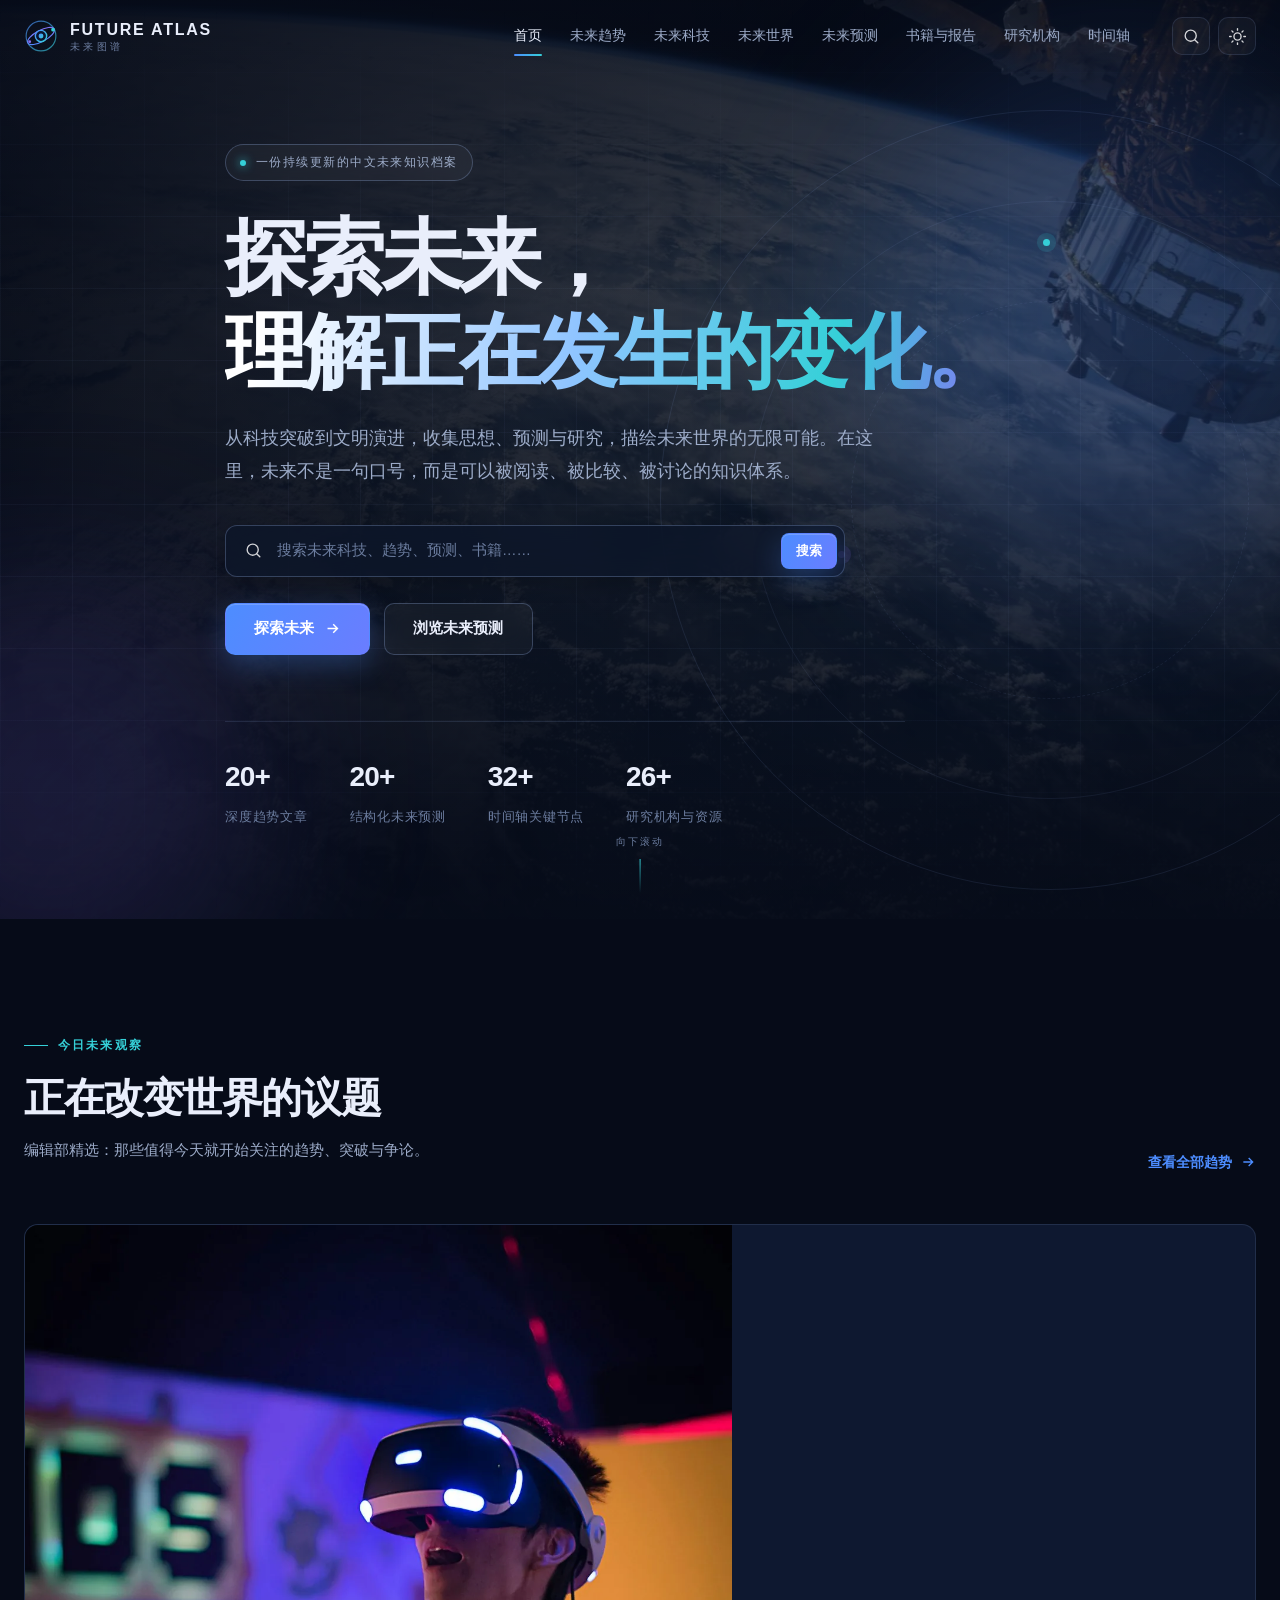
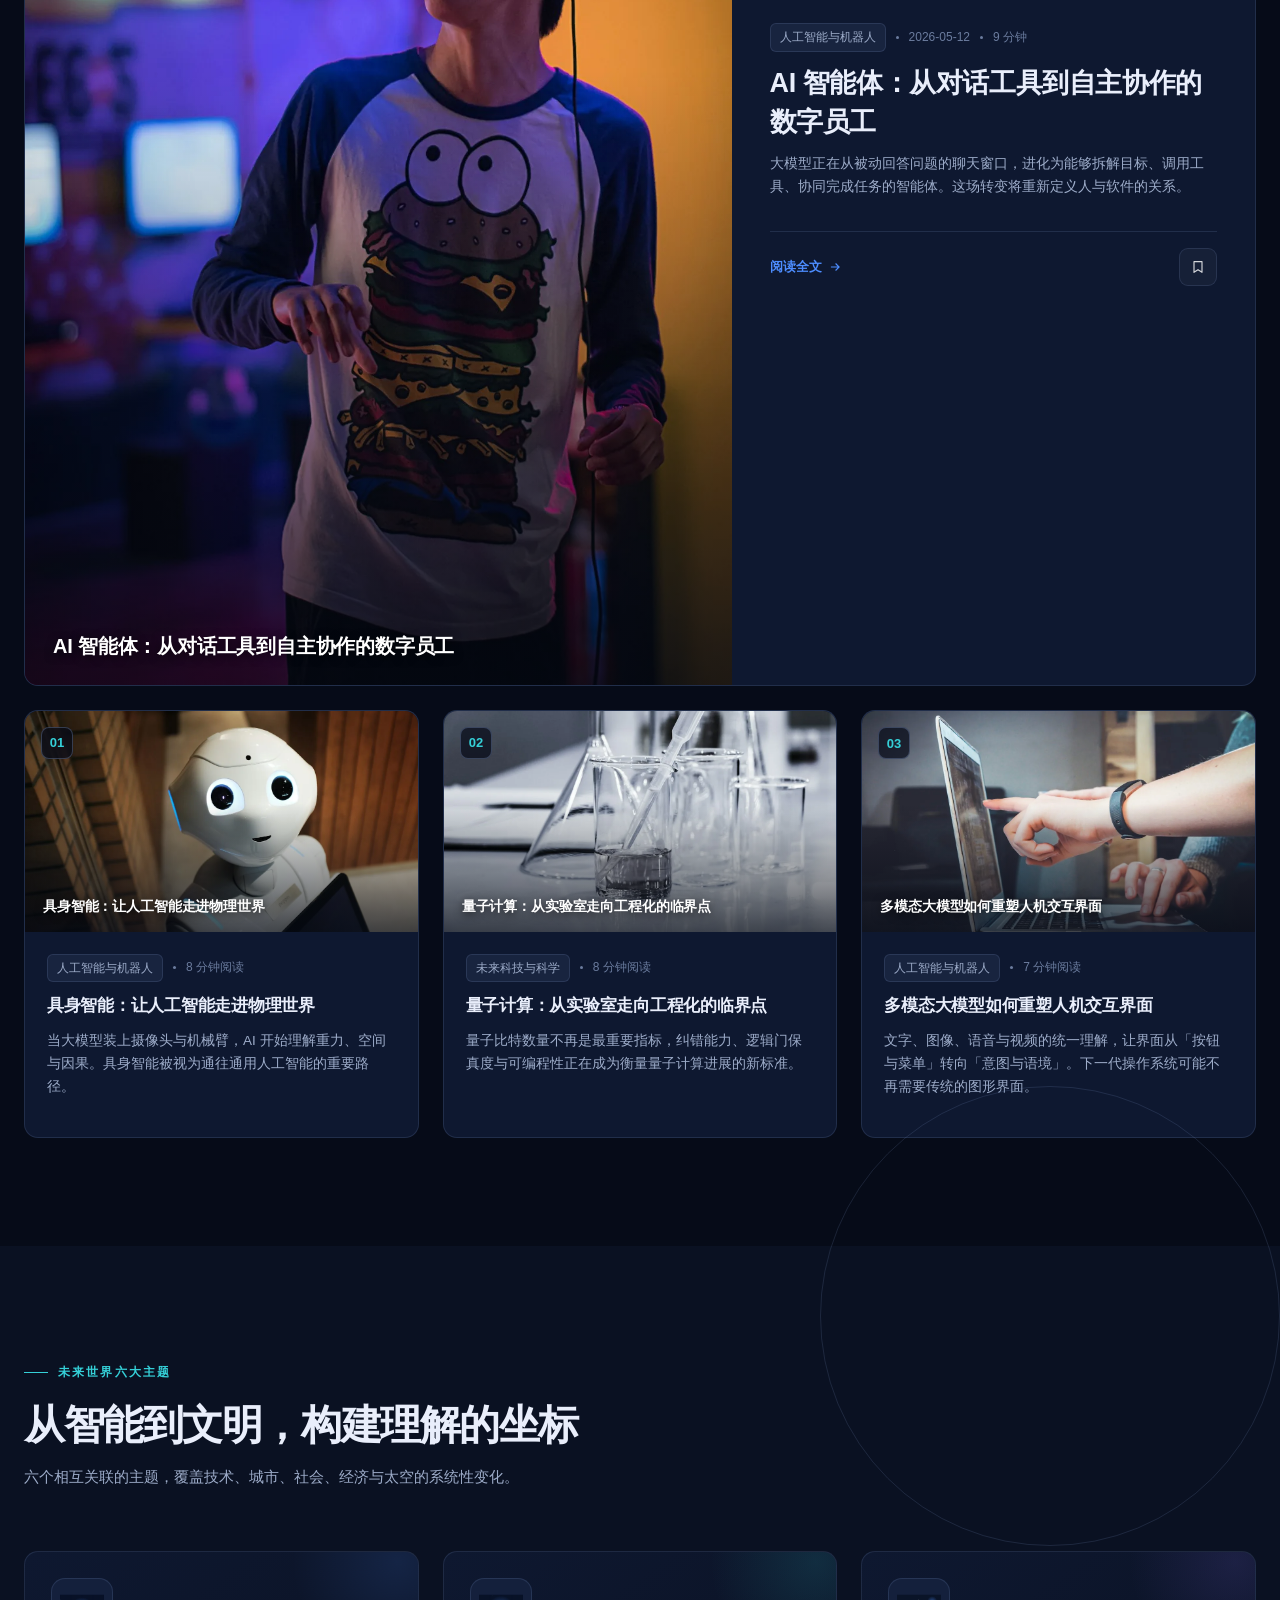
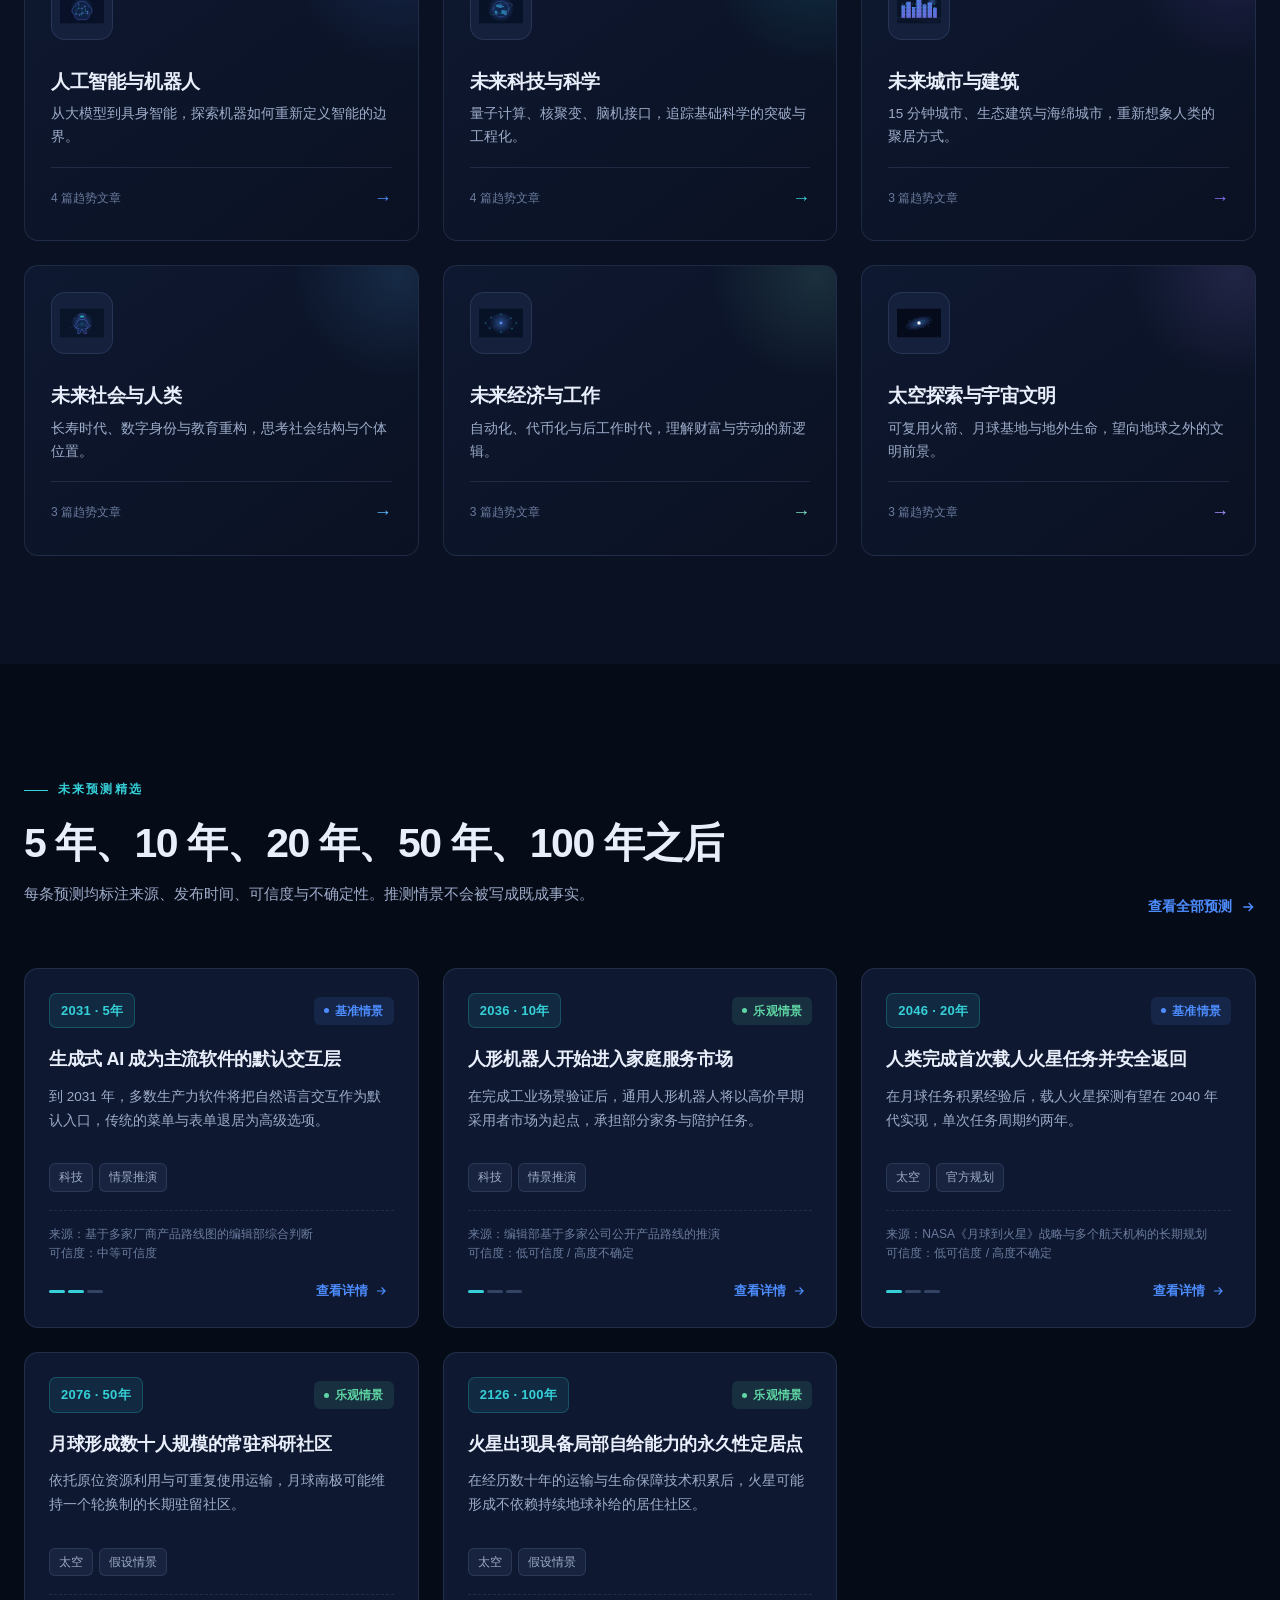
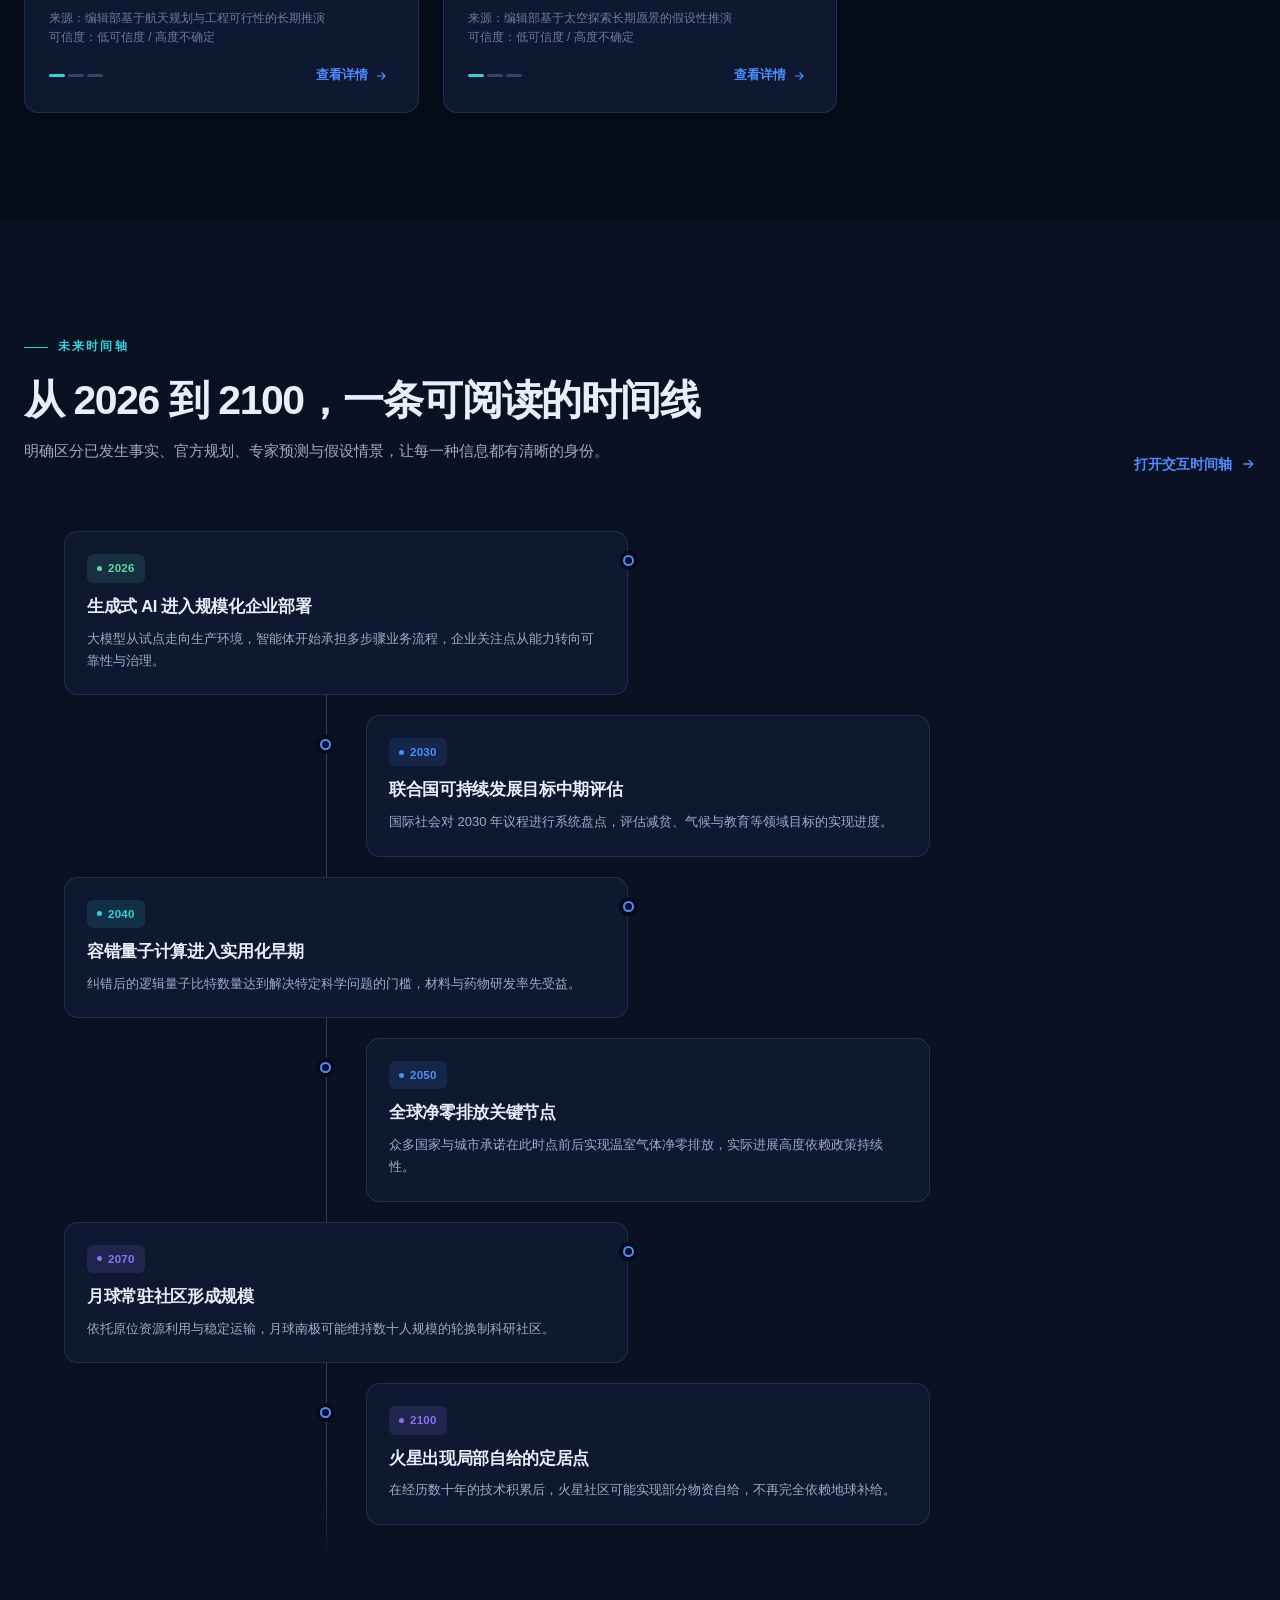
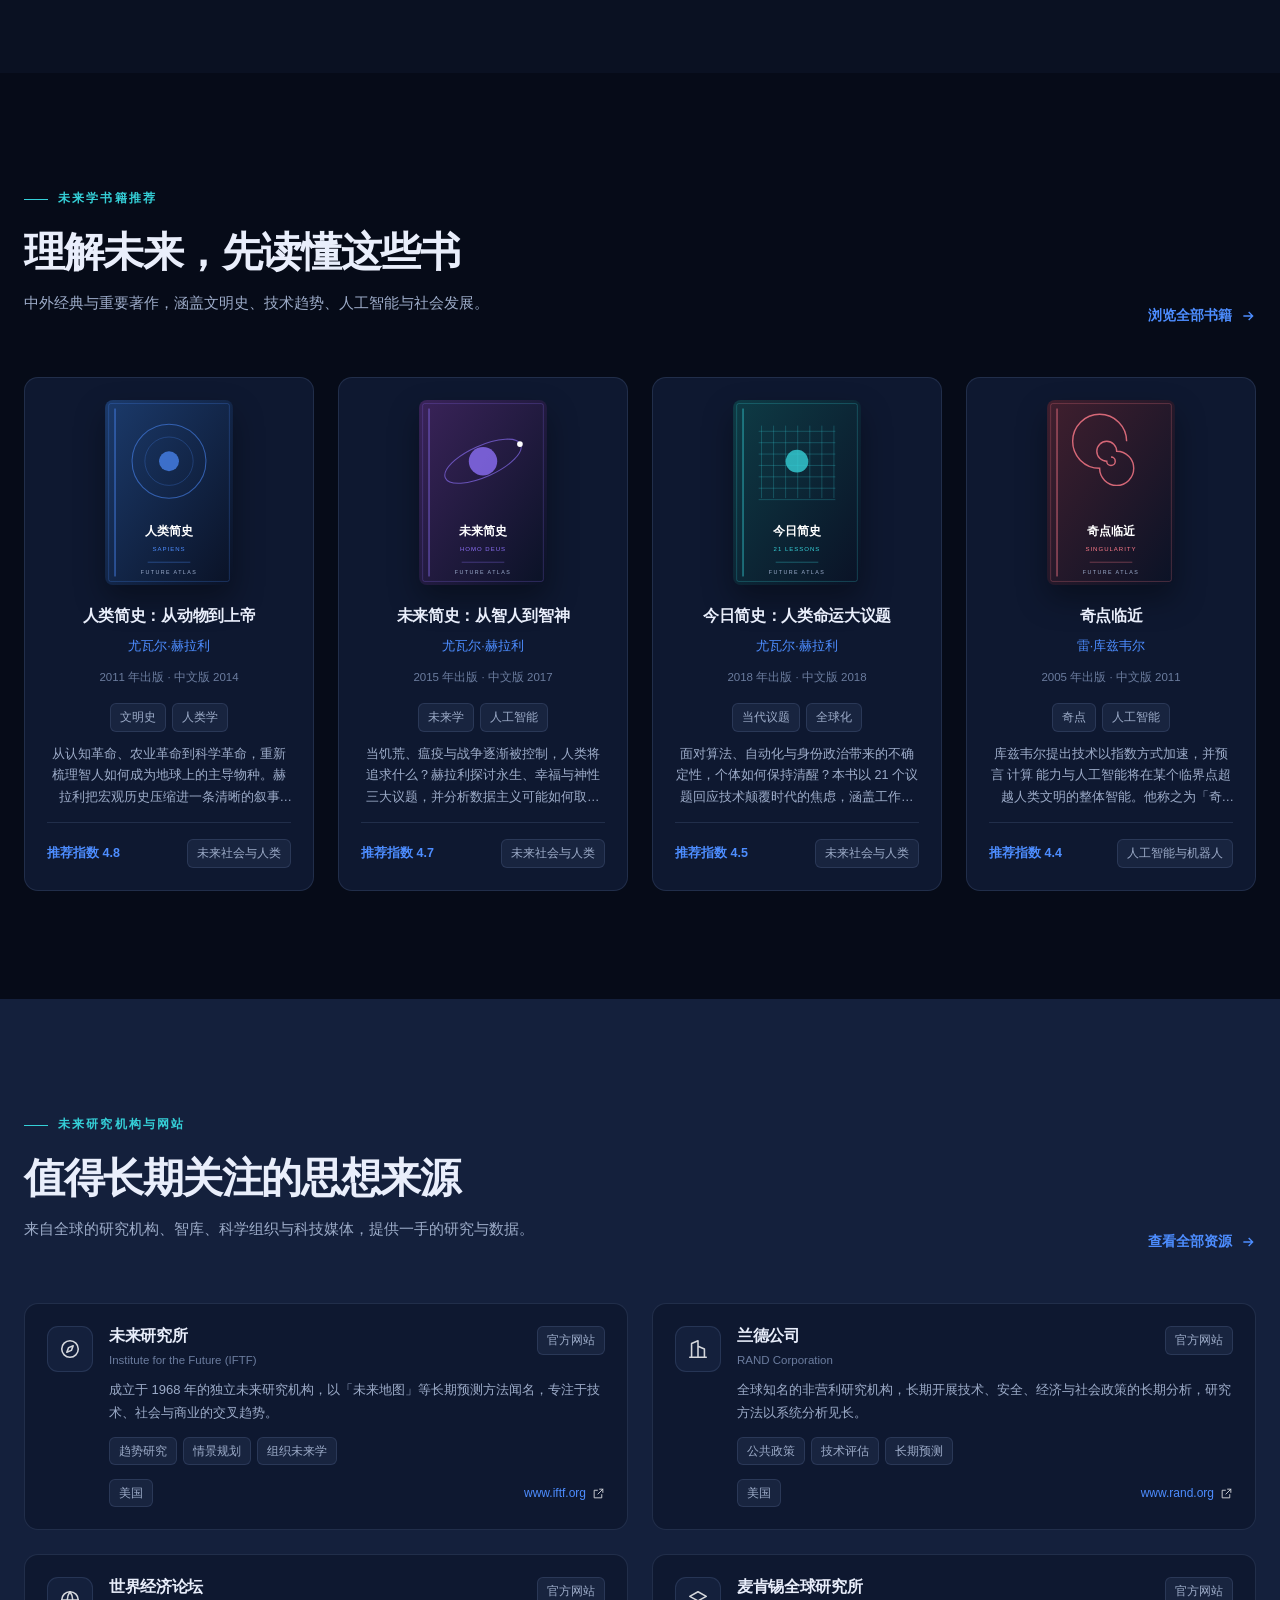
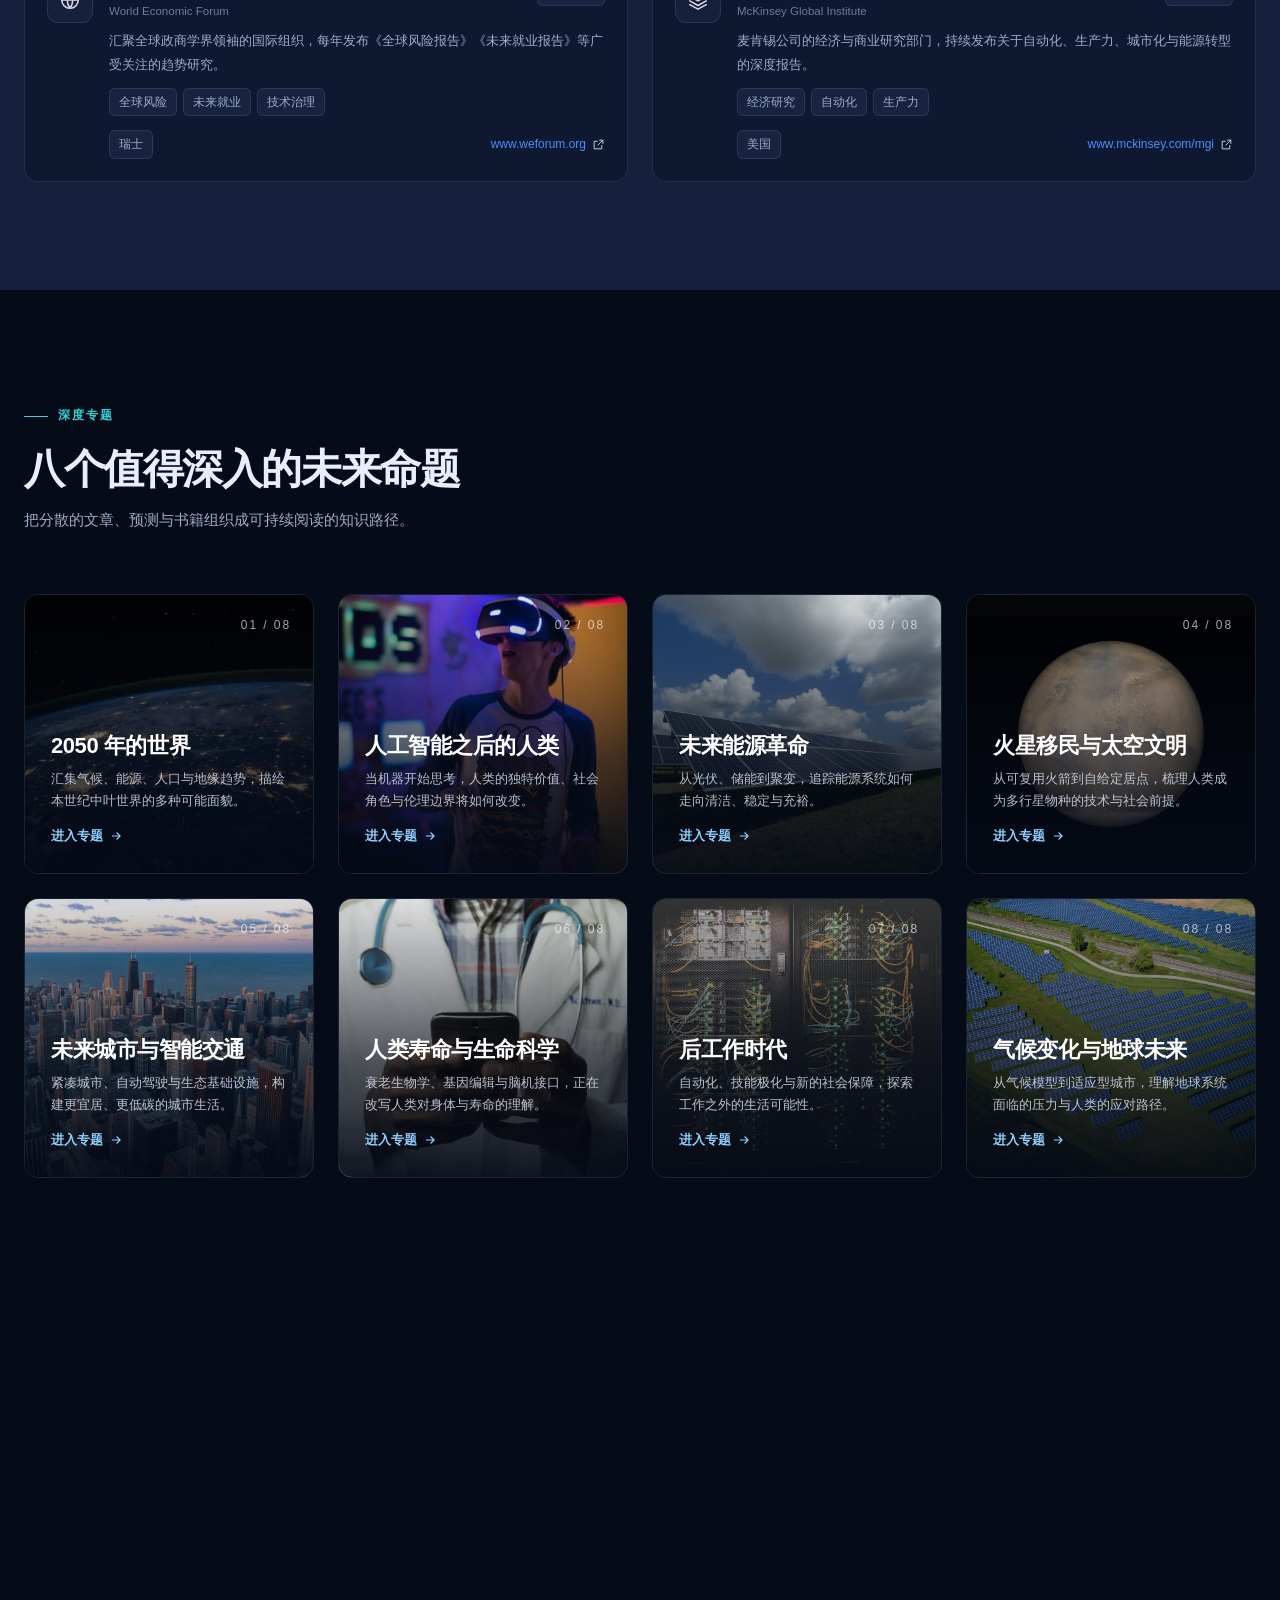
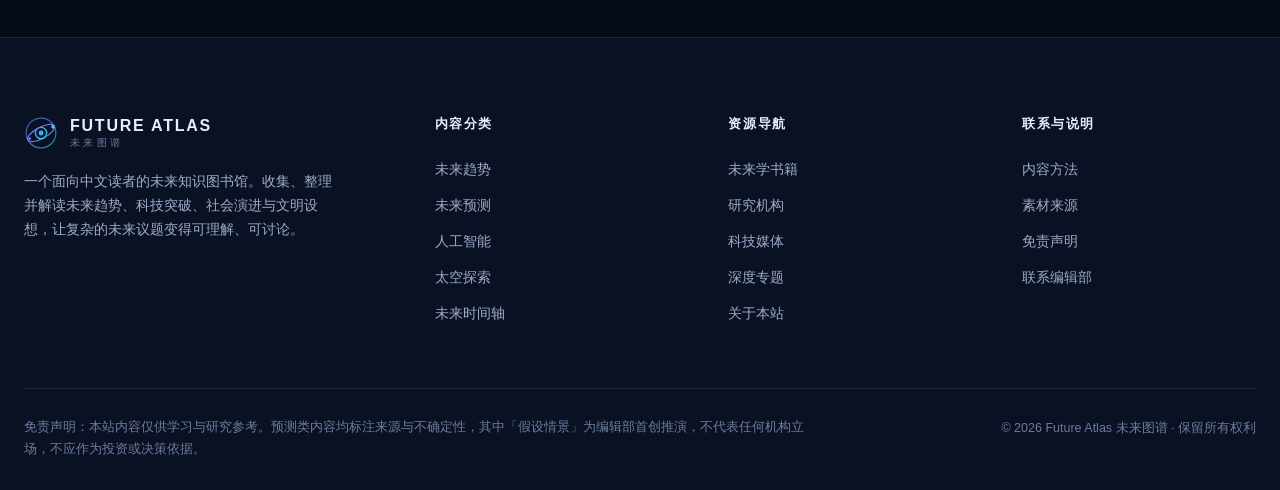
<file: index.html>
<!DOCTYPE html>
<html lang="zh-CN" data-theme="dark">
<head>
<meta charset="UTF-8">
<meta name="viewport" content="width=device-width, initial-scale=1, viewport-fit=cover">
<title>Future Atlas 未来图谱 — 探索未来，理解正在发生的变化</title>
<meta name="description" content="从科技突破到文明演进，收集思想、预测与研究，描绘未来世界的无限可能。中文未来知识门户：未来趋势、未来预测、未来科技、未来城市与研究机构。">
<meta name="keywords" content="未来图谱,未来世界,未来趋势,未来预测,未来科技,未来城市,人工智能,太空文明">
<meta name="theme-color" content="#060b18">
<meta property="og:type" content="website">
<meta property="og:title" content="Future Atlas 未来图谱 — 探索未来，理解正在发生的变化">
<meta property="og:description" content="从科技突破到文明演进，收集思想、预测与研究，描绘未来世界的无限可能。中文未来知识门户：未来趋势、未来预测、未来科技、未来城市与研究机构。">
<meta property="og:image" content="assets/images/hero-earth.webp">
<meta property="og:locale" content="zh_CN">
<link rel="icon" type="image/svg+xml" href="assets/icons/logo.svg">
<link rel="stylesheet" href="assets/css/style.css?v=20261119b">
<link rel="stylesheet" href="assets/css/components.css?v=20261119b">
<link rel="stylesheet" href="assets/css/responsive.css?v=20261119b">
<script>try{var t=localStorage.getItem('future-atlas-theme');if(t==='light'||t==='dark')document.documentElement.setAttribute('data-theme',t)}catch(e){}</script>
<script src="assets/js/data.js?v=20261119b" defer></script>
<script src="assets/js/theme.js?v=20261119b" defer></script>
<script src="assets/js/search.js?v=20261119b" defer></script>
<script src="assets/js/filters.js?v=20261119b" defer></script>
<script src="assets/js/timeline.js?v=20261119b" defer></script>
<script src="assets/js/main.js?v=20261119b" defer></script>
</head>
<body data-page="home">
<div class="reading-progress" aria-hidden="true"></div>
<header class="site-header">
  <div class="header-inner">
    <a class="brand" href="index.html" aria-label="Future Atlas 首页">
      <img class="brand-mark" src="assets/icons/logo.svg" alt="Future Atlas 标志">
      <span class="brand-text"><span class="brand-name">FUTURE ATLAS</span><span class="brand-sub">未来图谱</span></span>
    </a>
    <nav class="main-nav" aria-label="主导航"><a href="index.html" class="is-active" aria-current="page">首页</a><a href="trends.html">未来趋势</a><a href="trends.html?category=tech">未来科技</a><a href="index.html#topics">未来世界</a><a href="predictions.html">未来预测</a><a href="books.html">书籍与报告</a><a href="resources.html">研究机构</a><a href="timeline.html">时间轴</a></nav>
    <div class="header-actions">
      <button class="icon-btn" data-search-open aria-label="全站搜索" title="全站搜索 (Ctrl+K)"><img src="assets/icons/ui-search.svg" alt="" ></button>
      <button class="icon-btn theme-toggle" data-theme-toggle aria-label="切换主题" aria-pressed="false"><img src="assets/icons/ui-sun.svg" alt="" ></button>
      <button class="icon-btn menu-toggle" aria-label="打开菜单" aria-expanded="false"><img src="assets/icons/ui-menu.svg" alt="" ></button>
    </div>
  </div>
</header>
<nav class="mobile-menu" aria-label="移动端导航"><a href="index.html">首页</a><a href="trends.html">未来趋势</a><a href="trends.html?category=tech">未来科技</a><a href="index.html#topics">未来世界</a><a href="predictions.html">未来预测</a><a href="books.html">书籍与报告</a><a href="resources.html">研究机构</a><a href="timeline.html">时间轴</a><a href="about.html">关于本站</a><a href="about.html" class="btn btn-ghost mobile-cta">了解 Future Atlas</a></nav>
<main>
  <section class="hero">
    <div class="hero-bg"><img src="assets/images/hero-earth.webp" alt="从太空俯瞰的地球，象征人类文明的未来" fetchpriority="high"></div>
    <div class="hero-glow a"></div><div class="hero-glow b"></div>
    <div class="hero-deco"><div class="hero-grid"></div><div class="hero-orbit"></div><span class="hero-dot d1"></span><span class="hero-dot d2"></span></div>
    <div class="container hero-inner">
      <span class="hero-eyebrow"><i></i> 一份持续更新的中文未来知识档案</span>
      <h1 class="hero-title">探索未来，<br><span class="grad">理解正在发生的变化。</span></h1>
      <p class="hero-sub">从科技突破到文明演进，收集思想、预测与研究，描绘未来世界的无限可能。在这里，未来不是一句口号，而是可以被阅读、被比较、被讨论的知识体系。</p>
      <form class="search-bar hero-search" data-hero-search role="search">
        <img src="assets/icons/ui-search.svg" alt="" >
        <label class="sr-only" for="hero-q">搜索未来科技、趋势、预测、书籍</label>
        <input id="hero-q" type="search" placeholder="搜索未来科技、趋势、预测、书籍……" autocomplete="off">
        <button type="submit" class="btn btn-primary btn-sm">搜索</button>
      </form>
      <div class="hero-actions">
        <a href="#topics" class="btn btn-primary btn-lg">探索未来 <svg viewBox="0 0 24 24" fill="none" stroke="currentColor" stroke-width="2"><path d="M5 12h14M13 6l6 6-6 6"/></svg></a>
        <a href="predictions.html" class="btn btn-ghost btn-lg">浏览未来预测</a>
      </div>
      <div class="hero-stats">
        <div class="hero-stat"><strong data-count="20" data-suffix="+">20</strong><span>深度趋势文章</span></div>
        <div class="hero-stat"><strong data-count="20" data-suffix="+">20</strong><span>结构化未来预测</span></div>
        <div class="hero-stat"><strong data-count="32" data-suffix="+">32</strong><span>时间轴关键节点</span></div>
        <div class="hero-stat"><strong data-count="26" data-suffix="+">26</strong><span>研究机构与资源</span></div>
      </div>
    </div>
    <div class="scroll-hint"><span>向下滚动</span><i></i></div>
  </section>

  <section class="section" id="observation">
    <div class="container">
      <div class="section-head reveal"><div class="section-head-text"><span class="eyebrow">今日未来观察</span><h2 class="section-title">正在改变世界的议题</h2><p class="section-desc">编辑部精选：那些值得今天就开始关注的趋势、突破与争论。</p></div><a href="trends.html" class="section-link">查看全部趋势 <svg viewBox="0 0 24 24" fill="none" stroke="currentColor" stroke-width="2"><path d="M5 12h14M13 6l6 6-6 6"/></svg></a></div>
      <div class="masonry-feature reveal" id="featured-story"></div>
      <div class="grid grid-3 reveal" id="observation-grid" style="margin-top:24px"></div>
    </div>
  </section>

  <section class="section section-alt" id="categories">
    <div class="container">
      <div class="orb-deco one"></div>
      <div class="section-head reveal"><div class="section-head-text"><span class="eyebrow">未来世界六大主题</span><h2 class="section-title">从智能到文明，构建理解的坐标</h2><p class="section-desc">六个相互关联的主题，覆盖技术、城市、社会、经济与太空的系统性变化。</p></div></div>
      <div class="grid grid-3 reveal" id="category-grid"></div>
    </div>
  </section>

  <section class="section" id="predictions">
    <div class="container">
      <div class="section-head reveal"><div class="section-head-text"><span class="eyebrow">未来预测精选</span><h2 class="section-title">5 年、10 年、20 年、50 年、100 年之后</h2><p class="section-desc">每条预测均标注来源、发布时间、可信度与不确定性。推测情景不会被写成既成事实。</p></div><a href="predictions.html" class="section-link">查看全部预测 <svg viewBox="0 0 24 24" fill="none" stroke="currentColor" stroke-width="2"><path d="M5 12h14M13 6l6 6-6 6"/></svg></a></div>
      <div class="grid grid-3 reveal" id="prediction-grid"></div>
    </div>
  </section>

  <section class="section section-alt" id="timeline">
    <div class="container">
      <div class="section-head reveal"><div class="section-head-text"><span class="eyebrow">未来时间轴</span><h2 class="section-title">从 2026 到 2100，一条可阅读的时间线</h2><p class="section-desc">明确区分已发生事实、官方规划、专家预测与假设情景，让每一种信息都有清晰的身份。</p></div><a href="timeline.html" class="section-link">打开交互时间轴 <svg viewBox="0 0 24 24" fill="none" stroke="currentColor" stroke-width="2"><path d="M5 12h14M13 6l6 6-6 6"/></svg></a></div>
      <div class="grid grid-2 reveal" id="home-timeline"></div>
    </div>
  </section>

  <section class="section" id="books">
    <div class="container">
      <div class="section-head reveal"><div class="section-head-text"><span class="eyebrow">未来学书籍推荐</span><h2 class="section-title">理解未来，先读懂这些书</h2><p class="section-desc">中外经典与重要著作，涵盖文明史、技术趋势、人工智能与社会发展。</p></div><a href="books.html" class="section-link">浏览全部书籍 <svg viewBox="0 0 24 24" fill="none" stroke="currentColor" stroke-width="2"><path d="M5 12h14M13 6l6 6-6 6"/></svg></a></div>
      <div class="grid grid-4 reveal" id="books-grid"></div>
    </div>
  </section>

  <section class="section section-light" id="resources">
    <div class="container">
      <div class="section-head reveal"><div class="section-head-text"><span class="eyebrow">未来研究机构与网站</span><h2 class="section-title">值得长期关注的思想来源</h2><p class="section-desc">来自全球的研究机构、智库、科学组织与科技媒体，提供一手的研究与数据。</p></div><a href="resources.html" class="section-link">查看全部资源 <svg viewBox="0 0 24 24" fill="none" stroke="currentColor" stroke-width="2"><path d="M5 12h14M13 6l6 6-6 6"/></svg></a></div>
      <div class="grid grid-2 reveal" id="resources-grid"></div>
    </div>
  </section>

  <section class="section" id="topics">
    <div class="container">
      <div class="section-head reveal"><div class="section-head-text"><span class="eyebrow">深度专题</span><h2 class="section-title">八个值得深入的未来命题</h2><p class="section-desc">把分散的文章、预测与书籍组织成可持续阅读的知识路径。</p></div></div>
      <div class="grid grid-4 reveal" id="topics-grid"></div>
    </div>
  </section>

  <section class="section-tight"><div class="container"><div class="split-cta reveal"><div><h2>把未来变成可以讨论的问题</h2><p>从一条预测、一篇文章或一本书开始，建立属于你自己的未来认知框架。</p></div><a href="trends.html" class="btn btn-primary btn-lg">开始探索 <svg viewBox="0 0 24 24" fill="none" stroke="currentColor" stroke-width="2"><path d="M5 12h14M13 6l6 6-6 6"/></svg></a></div></div></section>
</main>
<footer class="site-footer">
  <div class="container">
    <div class="footer-top">
      <div class="footer-brand">
        <a class="brand" href="index.html"><img class="brand-mark" src="assets/icons/logo.svg" alt=""><span class="brand-text"><span class="brand-name">FUTURE ATLAS</span><span class="brand-sub">未来图谱</span></span></a>
        <p>一个面向中文读者的未来知识图书馆。收集、整理并解读未来趋势、科技突破、社会演进与文明设想，让复杂的未来议题变得可理解、可讨论。</p>
      </div>
      <div class="footer-col"><h4>内容分类</h4>
        <a href="trends.html">未来趋势</a><a href="predictions.html">未来预测</a><a href="trends.html?category=ai">人工智能</a><a href="trends.html?category=space">太空探索</a><a href="timeline.html">未来时间轴</a>
      </div>
      <div class="footer-col"><h4>资源导航</h4>
        <a href="books.html">未来学书籍</a><a href="resources.html">研究机构</a><a href="resources.html?category=media">科技媒体</a><a href="index.html#topics">深度专题</a><a href="about.html">关于本站</a>
      </div>
      <div class="footer-col"><h4>联系与说明</h4>
        <a href="about.html#method">内容方法</a><a href="about.html#sources">素材来源</a><a href="about.html#disclaimer">免责声明</a><a href="mailto:hello@futureatlas.example">联系编辑部</a>
      </div>
    </div>
    <div class="footer-bottom">
      <div class="footer-disclaimer">免责声明：本站内容仅供学习与研究参考。预测类内容均标注来源与不确定性，其中「假设情景」为编辑部首创推演，不代表任何机构立场，不应作为投资或决策依据。</div>
      <div>© <span data-year>2026</span> Future Atlas 未来图谱 · 保留所有权利</div>
    </div>
  </div>
</footer>
<button class="back-to-top" aria-label="返回顶部"><img src="assets/icons/ui-arrowUp.svg" alt="" ></button>
<script>
document.querySelector('[data-hero-search]').addEventListener('submit', function (e) {
  e.preventDefault();
  var v = document.getElementById('hero-q').value.trim();
  if (v && window.AtlasSearch) window.AtlasSearch.open(v);
  else if (window.AtlasSearch) window.AtlasSearch.open();
});
</script>
</body>
</html>
</file>
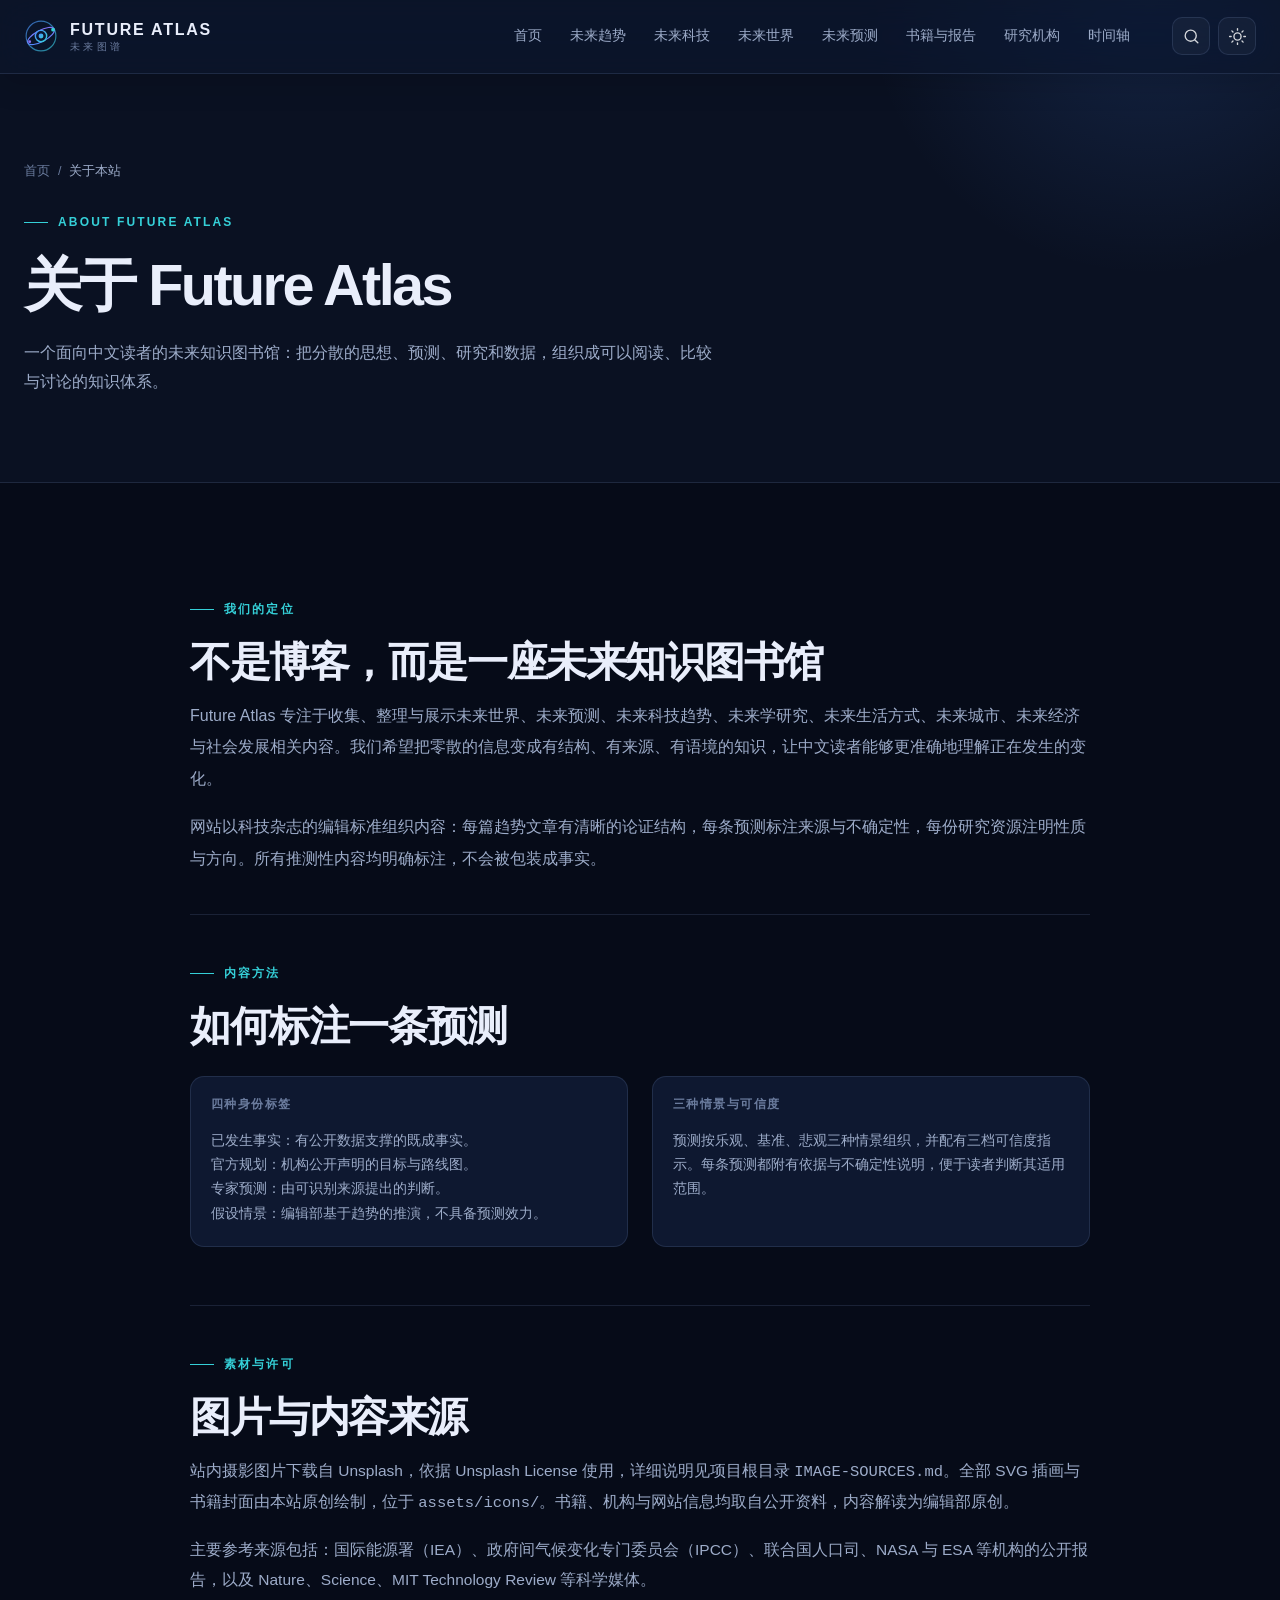
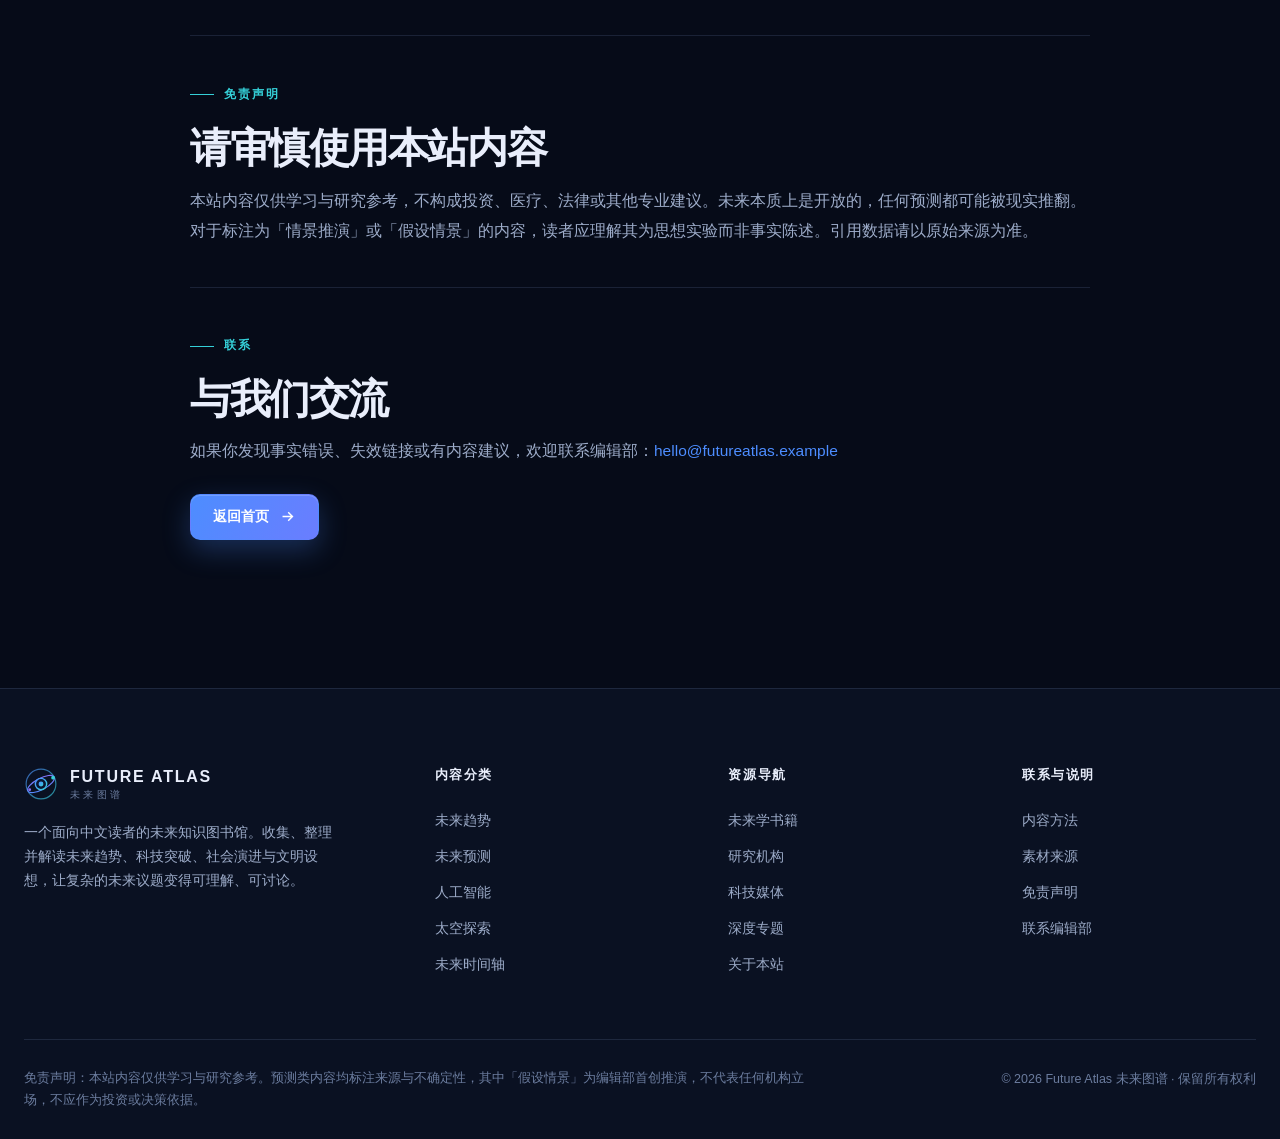
<file: about.html>
<!DOCTYPE html>
<html lang="zh-CN" data-theme="dark">
<head>
<meta charset="UTF-8">
<meta name="viewport" content="width=device-width, initial-scale=1, viewport-fit=cover">
<title>关于本站 — Future Atlas 未来图谱</title>
<meta name="description" content="了解 Future Atlas 的定位、内容方法、素材来源与免责声明：一个面向中文读者的未来知识图书馆。">
<meta name="keywords" content="关于未来图谱,内容方法,素材来源,免责声明">
<meta name="theme-color" content="#060b18">
<meta property="og:type" content="website">
<meta property="og:title" content="关于本站 — Future Atlas 未来图谱">
<meta property="og:description" content="了解 Future Atlas 的定位、内容方法、素材来源与免责声明：一个面向中文读者的未来知识图书馆。">
<meta property="og:image" content="assets/images/hero-earth.webp">
<meta property="og:locale" content="zh_CN">
<link rel="icon" type="image/svg+xml" href="assets/icons/logo.svg">
<link rel="stylesheet" href="assets/css/style.css?v=20261119b">
<link rel="stylesheet" href="assets/css/components.css?v=20261119b">
<link rel="stylesheet" href="assets/css/responsive.css?v=20261119b">
<script>try{var t=localStorage.getItem('future-atlas-theme');if(t==='light'||t==='dark')document.documentElement.setAttribute('data-theme',t)}catch(e){}</script>
<script src="assets/js/data.js?v=20261119b" defer></script>
<script src="assets/js/theme.js?v=20261119b" defer></script>
<script src="assets/js/search.js?v=20261119b" defer></script>
<script src="assets/js/filters.js?v=20261119b" defer></script>
<script src="assets/js/timeline.js?v=20261119b" defer></script>
<script src="assets/js/main.js?v=20261119b" defer></script>
</head>
<body data-page="about">
<div class="reading-progress" aria-hidden="true"></div>
<header class="site-header is-solid">
  <div class="header-inner">
    <a class="brand" href="index.html" aria-label="Future Atlas 首页">
      <img class="brand-mark" src="assets/icons/logo.svg" alt="Future Atlas 标志">
      <span class="brand-text"><span class="brand-name">FUTURE ATLAS</span><span class="brand-sub">未来图谱</span></span>
    </a>
    <nav class="main-nav" aria-label="主导航"><a href="index.html">首页</a><a href="trends.html">未来趋势</a><a href="trends.html?category=tech">未来科技</a><a href="index.html#topics">未来世界</a><a href="predictions.html">未来预测</a><a href="books.html">书籍与报告</a><a href="resources.html">研究机构</a><a href="timeline.html">时间轴</a></nav>
    <div class="header-actions">
      <button class="icon-btn" data-search-open aria-label="全站搜索" title="全站搜索 (Ctrl+K)"><img src="assets/icons/ui-search.svg" alt="" ></button>
      <button class="icon-btn theme-toggle" data-theme-toggle aria-label="切换主题" aria-pressed="false"><img src="assets/icons/ui-sun.svg" alt="" ></button>
      <button class="icon-btn menu-toggle" aria-label="打开菜单" aria-expanded="false"><img src="assets/icons/ui-menu.svg" alt="" ></button>
    </div>
  </div>
</header>
<nav class="mobile-menu" aria-label="移动端导航"><a href="index.html">首页</a><a href="trends.html">未来趋势</a><a href="trends.html?category=tech">未来科技</a><a href="index.html#topics">未来世界</a><a href="predictions.html">未来预测</a><a href="books.html">书籍与报告</a><a href="resources.html">研究机构</a><a href="timeline.html">时间轴</a><a href="about.html">关于本站</a><a href="about.html" class="btn btn-ghost mobile-cta">了解 Future Atlas</a></nav>
<main>
<section class="page-hero"><div class="container page-hero-inner">
  <nav class="breadcrumb" aria-label="面包屑"><a href="index.html">首页</a><span>/</span><span>关于本站</span></nav>
  <span class="eyebrow">About Future Atlas</span>
  <h1>关于 Future Atlas</h1><p>一个面向中文读者的未来知识图书馆：把分散的思想、预测、研究和数据，组织成可以阅读、比较与讨论的知识体系。</p>
</div></section>
<section class="section"><div class="container-narrow">
  <div class="reveal"><span class="eyebrow">我们的定位</span><h2 class="section-title">不是博客，而是一座未来知识图书馆</h2>
  <p style="color:var(--text-muted);font-size:16px;line-height:1.95">Future Atlas 专注于收集、整理与展示未来世界、未来预测、未来科技趋势、未来学研究、未来生活方式、未来城市、未来经济与社会发展相关内容。我们希望把零散的信息变成有结构、有来源、有语境的知识，让中文读者能够更准确地理解正在发生的变化。</p>
  <p style="color:var(--text-muted);font-size:16px;line-height:1.95">网站以科技杂志的编辑标准组织内容：每篇趋势文章有清晰的论证结构，每条预测标注来源与不确定性，每份研究资源注明性质与方向。所有推测性内容均明确标注，不会被包装成事实。</p></div>
  <div class="divider"></div>
  <div class="reveal" id="method"><span class="eyebrow">内容方法</span><h2 class="section-title">如何标注一条预测</h2>
  <div class="grid grid-2" style="margin-top:24px">
    <div class="side-card"><h4>四种身份标签</h4><p style="font-size:13.5px;color:var(--text-muted);line-height:1.8;margin:0">已发生事实：有公开数据支撑的既成事实。<br>官方规划：机构公开声明的目标与路线图。<br>专家预测：由可识别来源提出的判断。<br>假设情景：编辑部基于趋势的推演，不具备预测效力。</p></div>
    <div class="side-card"><h4>三种情景与可信度</h4><p style="font-size:13.5px;color:var(--text-muted);line-height:1.8;margin:0">预测按乐观、基准、悲观三种情景组织，并配有三档可信度指示。每条预测都附有依据与不确定性说明，便于读者判断其适用范围。</p></div>
  </div></div>
  <div class="divider"></div>
  <div class="reveal" id="sources"><span class="eyebrow">素材与许可</span><h2 class="section-title">图片与内容来源</h2>
  <p style="color:var(--text-muted);font-size:15.5px;line-height:1.95">站内摄影图片下载自 Unsplash，依据 Unsplash License 使用，详细说明见项目根目录 <code>IMAGE-SOURCES.md</code>。全部 SVG 插画与书籍封面由本站原创绘制，位于 <code>assets/icons/</code>。书籍、机构与网站信息均取自公开资料，内容解读为编辑部原创。</p>
  <p style="color:var(--text-muted);font-size:15.5px;line-height:1.95">主要参考来源包括：国际能源署（IEA）、政府间气候变化专门委员会（IPCC）、联合国人口司、NASA 与 ESA 等机构的公开报告，以及 Nature、Science、MIT Technology Review 等科学媒体。</p></div>
  <div class="divider"></div>
  <div class="reveal" id="disclaimer"><span class="eyebrow">免责声明</span><h2 class="section-title">请审慎使用本站内容</h2>
  <p style="color:var(--text-muted);font-size:15.5px;line-height:1.95">本站内容仅供学习与研究参考，不构成投资、医疗、法律或其他专业建议。未来本质上是开放的，任何预测都可能被现实推翻。对于标注为「情景推演」或「假设情景」的内容，读者应理解其为思想实验而非事实陈述。引用数据请以原始来源为准。</p></div>
  <div class="divider"></div>
  <div class="reveal"><span class="eyebrow">联系</span><h2 class="section-title">与我们交流</h2>
  <p style="color:var(--text-muted);font-size:15.5px">如果你发现事实错误、失效链接或有内容建议，欢迎联系编辑部：<a href="mailto:hello@futureatlas.example" style="color:var(--primary)">hello@futureatlas.example</a></p>
  <a href="index.html" class="btn btn-primary" style="margin-top:12px">返回首页 <svg viewBox="0 0 24 24" fill="none" stroke="currentColor" stroke-width="2"><path d="M5 12h14M13 6l6 6-6 6"/></svg></a></div>
</div></section>
</main>
<footer class="site-footer">
  <div class="container">
    <div class="footer-top">
      <div class="footer-brand">
        <a class="brand" href="index.html"><img class="brand-mark" src="assets/icons/logo.svg" alt=""><span class="brand-text"><span class="brand-name">FUTURE ATLAS</span><span class="brand-sub">未来图谱</span></span></a>
        <p>一个面向中文读者的未来知识图书馆。收集、整理并解读未来趋势、科技突破、社会演进与文明设想，让复杂的未来议题变得可理解、可讨论。</p>
      </div>
      <div class="footer-col"><h4>内容分类</h4>
        <a href="trends.html">未来趋势</a><a href="predictions.html">未来预测</a><a href="trends.html?category=ai">人工智能</a><a href="trends.html?category=space">太空探索</a><a href="timeline.html">未来时间轴</a>
      </div>
      <div class="footer-col"><h4>资源导航</h4>
        <a href="books.html">未来学书籍</a><a href="resources.html">研究机构</a><a href="resources.html?category=media">科技媒体</a><a href="index.html#topics">深度专题</a><a href="about.html">关于本站</a>
      </div>
      <div class="footer-col"><h4>联系与说明</h4>
        <a href="about.html#method">内容方法</a><a href="about.html#sources">素材来源</a><a href="about.html#disclaimer">免责声明</a><a href="mailto:hello@futureatlas.example">联系编辑部</a>
      </div>
    </div>
    <div class="footer-bottom">
      <div class="footer-disclaimer">免责声明：本站内容仅供学习与研究参考。预测类内容均标注来源与不确定性，其中「假设情景」为编辑部首创推演，不代表任何机构立场，不应作为投资或决策依据。</div>
      <div>© <span data-year>2026</span> Future Atlas 未来图谱 · 保留所有权利</div>
    </div>
  </div>
</footer>
<button class="back-to-top" aria-label="返回顶部"><img src="assets/icons/ui-arrowUp.svg" alt="" ></button></body>
</html>
</file>
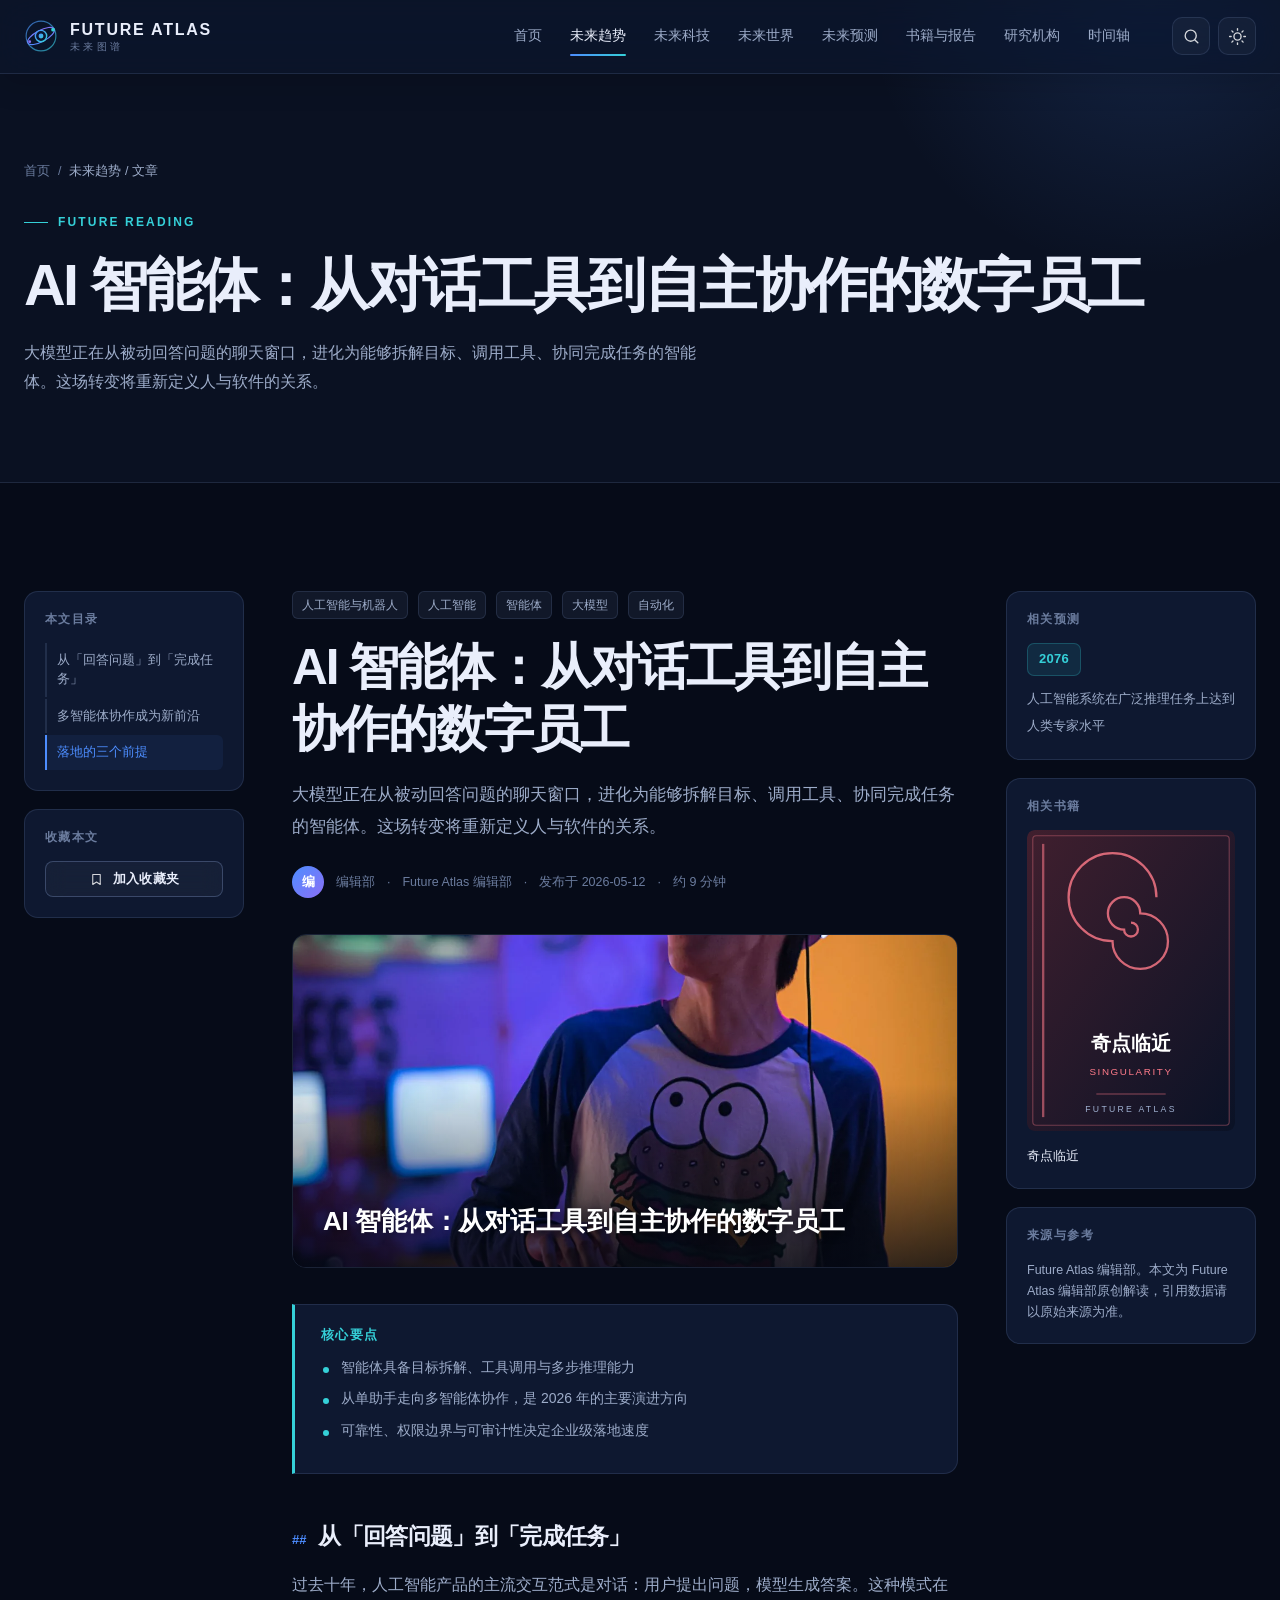
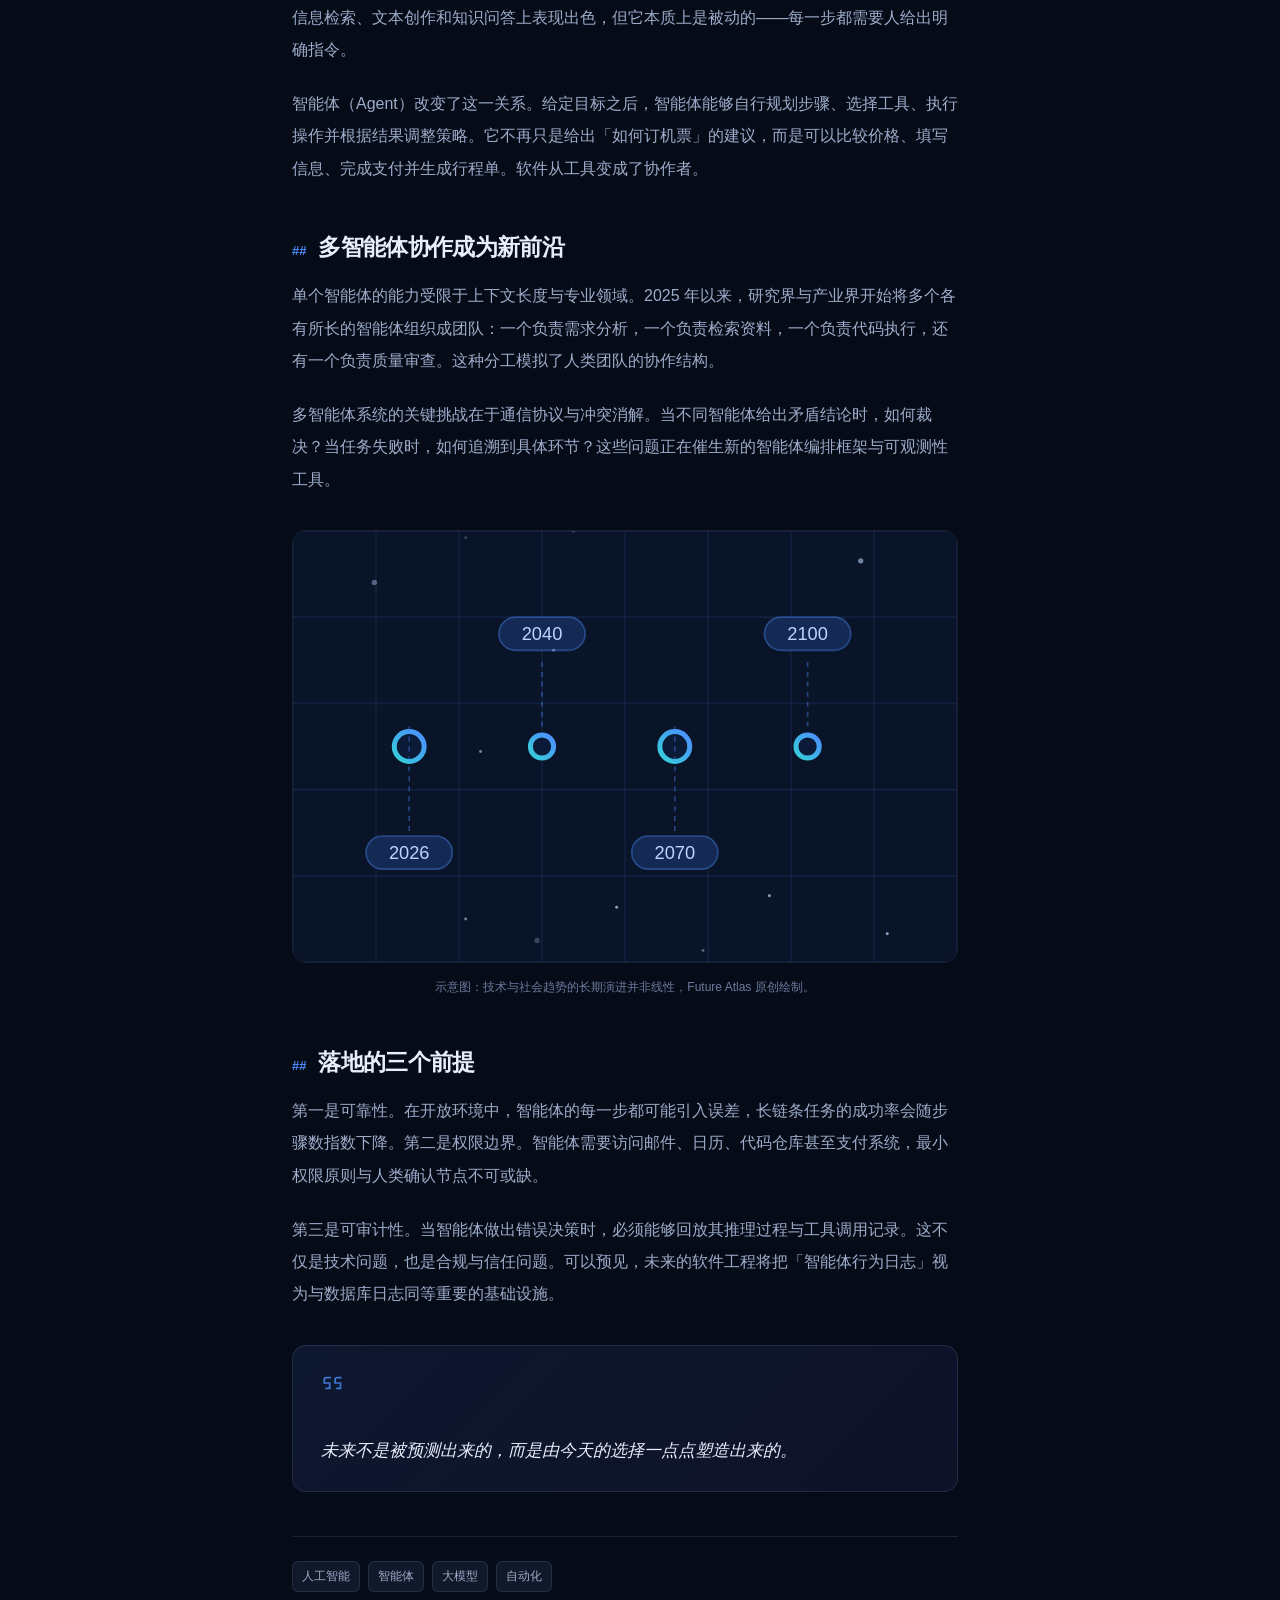
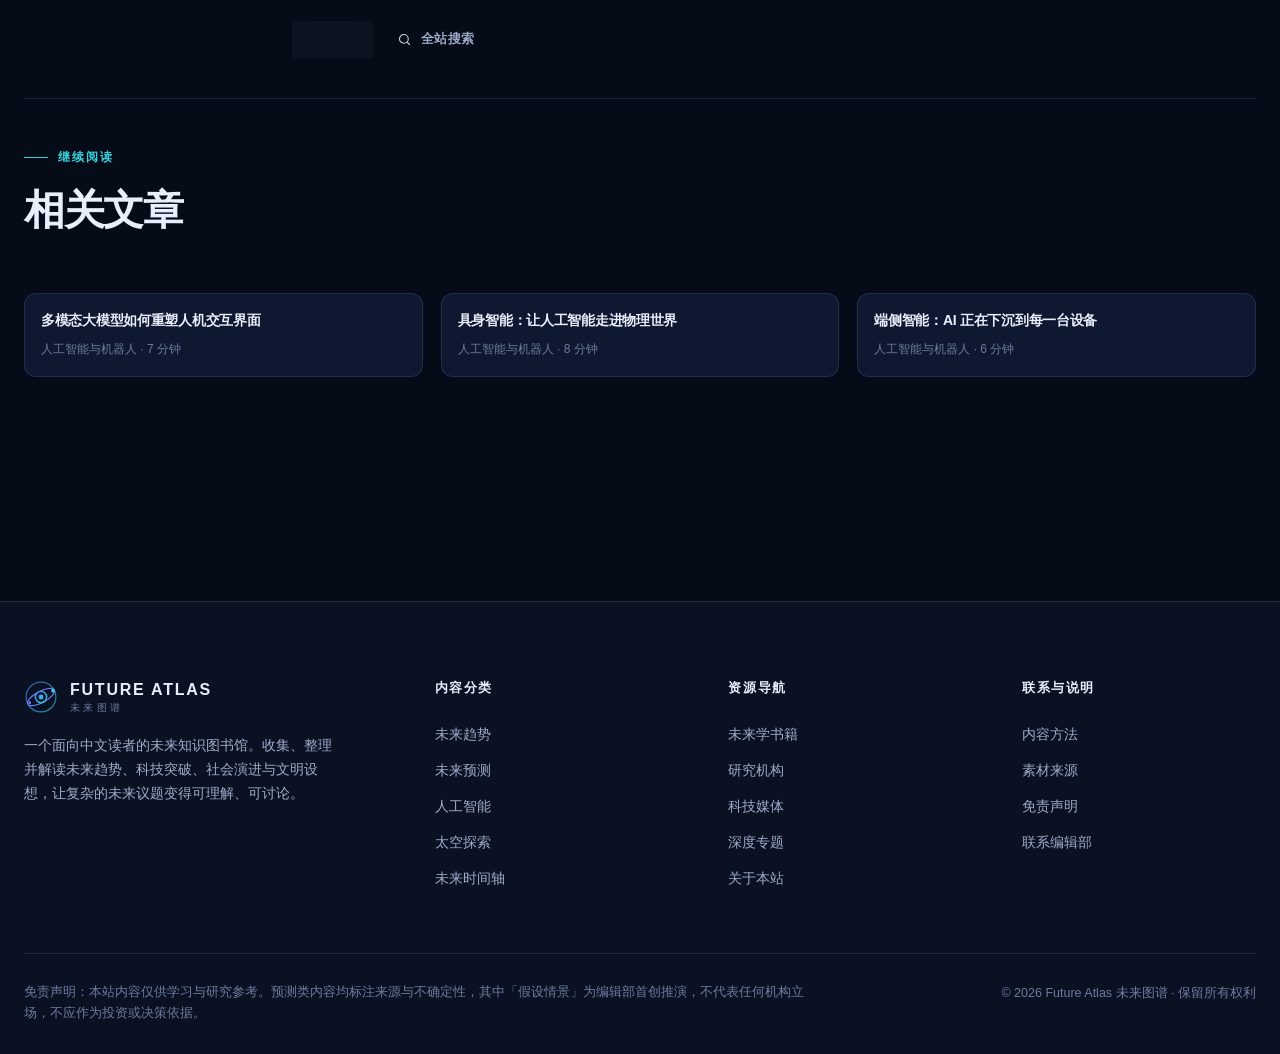
<file: article.html>
<!DOCTYPE html>
<html lang="zh-CN" data-theme="dark">
<head>
<meta charset="UTF-8">
<meta name="viewport" content="width=device-width, initial-scale=1, viewport-fit=cover">
<title>文章详情 — Future Atlas 未来图谱</title>
<meta name="description" content="Future Atlas 未来趋势深度解读文章，包含目录导航、核心要点、相关预测与书籍推荐。">
<meta name="keywords" content="未来趋势文章,未来解读,未来图谱">
<meta name="theme-color" content="#060b18">
<meta property="og:type" content="website">
<meta property="og:title" content="文章详情 — Future Atlas 未来图谱">
<meta property="og:description" content="Future Atlas 未来趋势深度解读文章，包含目录导航、核心要点、相关预测与书籍推荐。">
<meta property="og:image" content="assets/images/hero-earth.webp">
<meta property="og:locale" content="zh_CN">
<link rel="icon" type="image/svg+xml" href="assets/icons/logo.svg">
<link rel="stylesheet" href="assets/css/style.css?v=20261119b">
<link rel="stylesheet" href="assets/css/components.css?v=20261119b">
<link rel="stylesheet" href="assets/css/responsive.css?v=20261119b">
<script>try{var t=localStorage.getItem('future-atlas-theme');if(t==='light'||t==='dark')document.documentElement.setAttribute('data-theme',t)}catch(e){}</script>
<script src="assets/js/data.js?v=20261119b" defer></script>
<script src="assets/js/theme.js?v=20261119b" defer></script>
<script src="assets/js/search.js?v=20261119b" defer></script>
<script src="assets/js/filters.js?v=20261119b" defer></script>
<script src="assets/js/timeline.js?v=20261119b" defer></script>
<script src="assets/js/main.js?v=20261119b" defer></script>
</head>
<body data-page="article">
<div class="reading-progress" aria-hidden="true"></div>
<header class="site-header is-solid">
  <div class="header-inner">
    <a class="brand" href="index.html" aria-label="Future Atlas 首页">
      <img class="brand-mark" src="assets/icons/logo.svg" alt="Future Atlas 标志">
      <span class="brand-text"><span class="brand-name">FUTURE ATLAS</span><span class="brand-sub">未来图谱</span></span>
    </a>
    <nav class="main-nav" aria-label="主导航"><a href="index.html">首页</a><a href="trends.html" class="is-active" aria-current="page">未来趋势</a><a href="trends.html?category=tech">未来科技</a><a href="index.html#topics">未来世界</a><a href="predictions.html">未来预测</a><a href="books.html">书籍与报告</a><a href="resources.html">研究机构</a><a href="timeline.html">时间轴</a></nav>
    <div class="header-actions">
      <button class="icon-btn" data-search-open aria-label="全站搜索" title="全站搜索 (Ctrl+K)"><img src="assets/icons/ui-search.svg" alt="" ></button>
      <button class="icon-btn theme-toggle" data-theme-toggle aria-label="切换主题" aria-pressed="false"><img src="assets/icons/ui-sun.svg" alt="" ></button>
      <button class="icon-btn menu-toggle" aria-label="打开菜单" aria-expanded="false"><img src="assets/icons/ui-menu.svg" alt="" ></button>
    </div>
  </div>
</header>
<nav class="mobile-menu" aria-label="移动端导航"><a href="index.html">首页</a><a href="trends.html">未来趋势</a><a href="trends.html?category=tech">未来科技</a><a href="index.html#topics">未来世界</a><a href="predictions.html">未来预测</a><a href="books.html">书籍与报告</a><a href="resources.html">研究机构</a><a href="timeline.html">时间轴</a><a href="about.html">关于本站</a><a href="about.html" class="btn btn-ghost mobile-cta">了解 Future Atlas</a></nav>
<main>
<section class="page-hero"><div class="container page-hero-inner">
  <nav class="breadcrumb" aria-label="面包屑"><a href="index.html">首页</a><span>/</span><span>未来趋势 / 文章</span></nav>
  <span class="eyebrow">Future Reading</span>
  <h1>趋势解读</h1><p>一篇文章，一个理解未来的角度。正文含目录跳转、核心要点、相关预测与延伸阅读。</p>
</div></section>
<section class="section"><div class="container" id="article-root"></div></section>
</main>
<footer class="site-footer">
  <div class="container">
    <div class="footer-top">
      <div class="footer-brand">
        <a class="brand" href="index.html"><img class="brand-mark" src="assets/icons/logo.svg" alt=""><span class="brand-text"><span class="brand-name">FUTURE ATLAS</span><span class="brand-sub">未来图谱</span></span></a>
        <p>一个面向中文读者的未来知识图书馆。收集、整理并解读未来趋势、科技突破、社会演进与文明设想，让复杂的未来议题变得可理解、可讨论。</p>
      </div>
      <div class="footer-col"><h4>内容分类</h4>
        <a href="trends.html">未来趋势</a><a href="predictions.html">未来预测</a><a href="trends.html?category=ai">人工智能</a><a href="trends.html?category=space">太空探索</a><a href="timeline.html">未来时间轴</a>
      </div>
      <div class="footer-col"><h4>资源导航</h4>
        <a href="books.html">未来学书籍</a><a href="resources.html">研究机构</a><a href="resources.html?category=media">科技媒体</a><a href="index.html#topics">深度专题</a><a href="about.html">关于本站</a>
      </div>
      <div class="footer-col"><h4>联系与说明</h4>
        <a href="about.html#method">内容方法</a><a href="about.html#sources">素材来源</a><a href="about.html#disclaimer">免责声明</a><a href="mailto:hello@futureatlas.example">联系编辑部</a>
      </div>
    </div>
    <div class="footer-bottom">
      <div class="footer-disclaimer">免责声明：本站内容仅供学习与研究参考。预测类内容均标注来源与不确定性，其中「假设情景」为编辑部首创推演，不代表任何机构立场，不应作为投资或决策依据。</div>
      <div>© <span data-year>2026</span> Future Atlas 未来图谱 · 保留所有权利</div>
    </div>
  </div>
</footer>
<button class="back-to-top" aria-label="返回顶部"><img src="assets/icons/ui-arrowUp.svg" alt="" ></button></body>
</html>
</file>
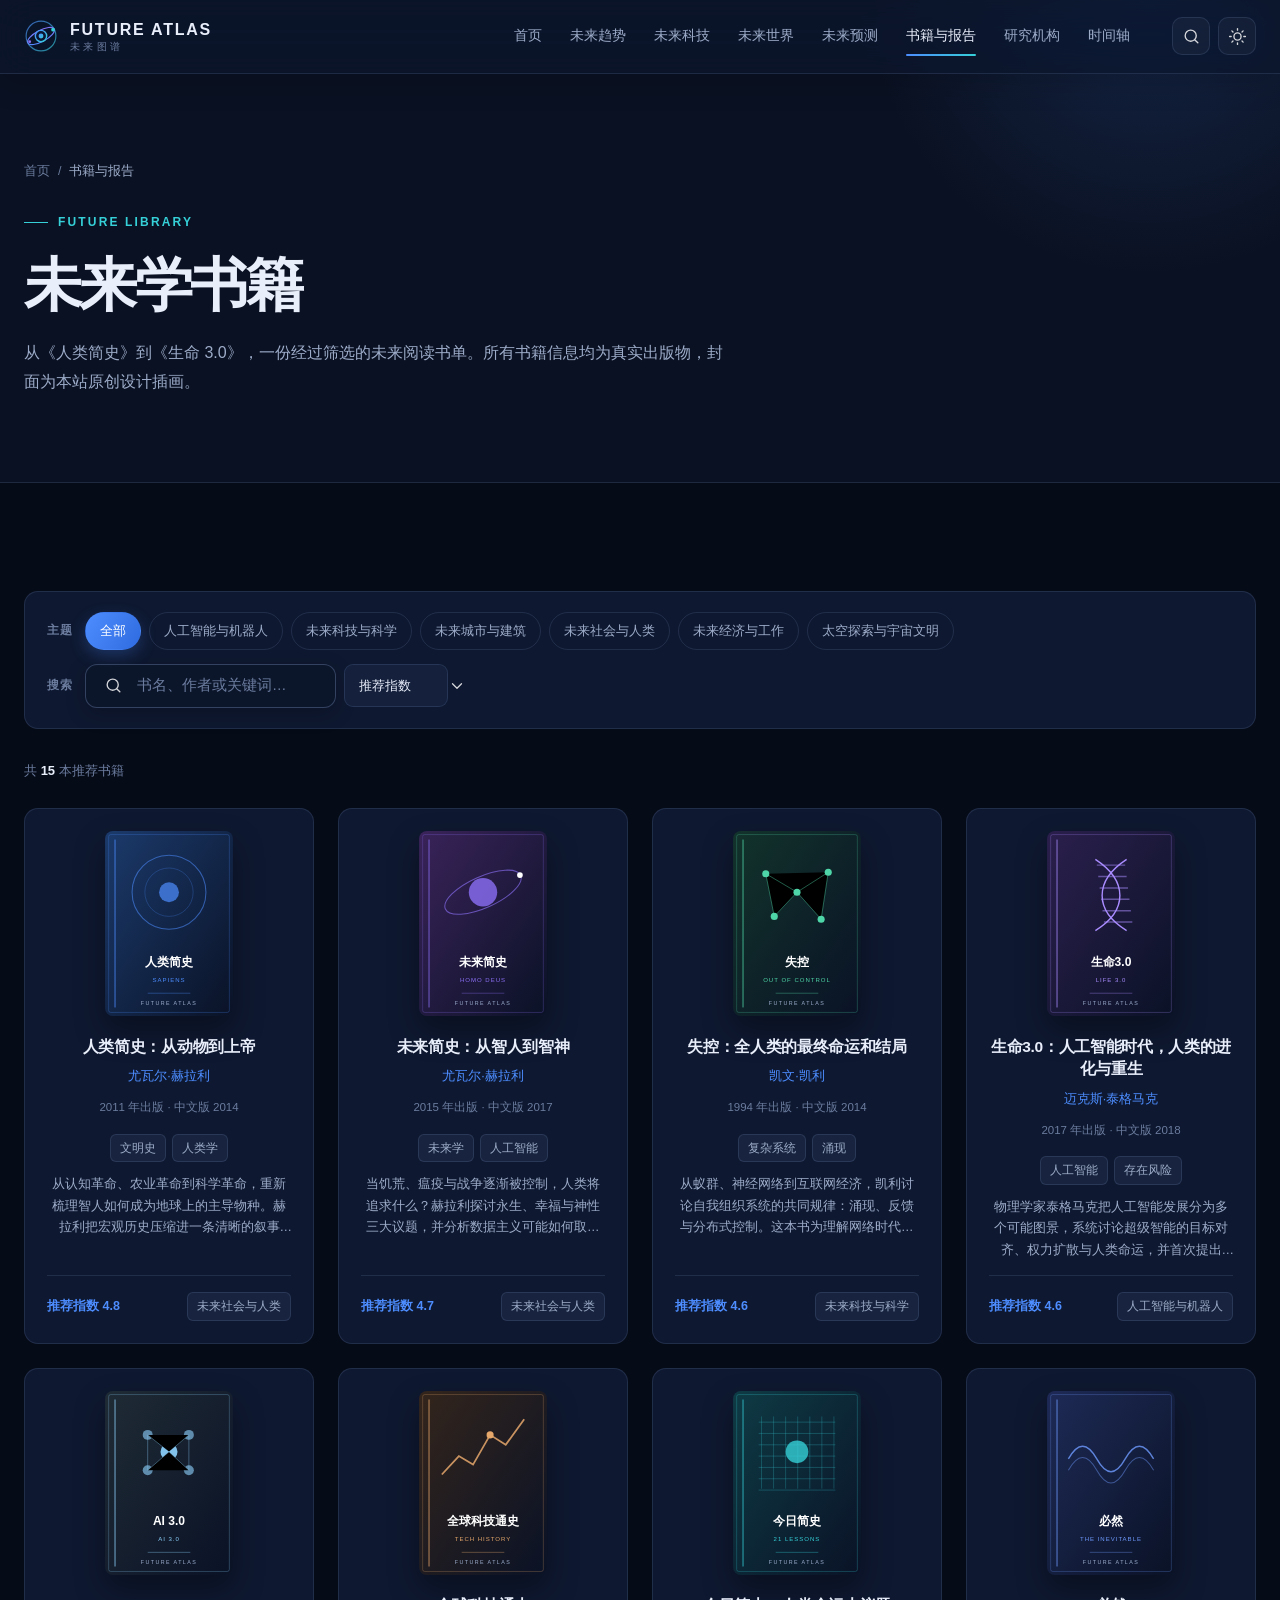
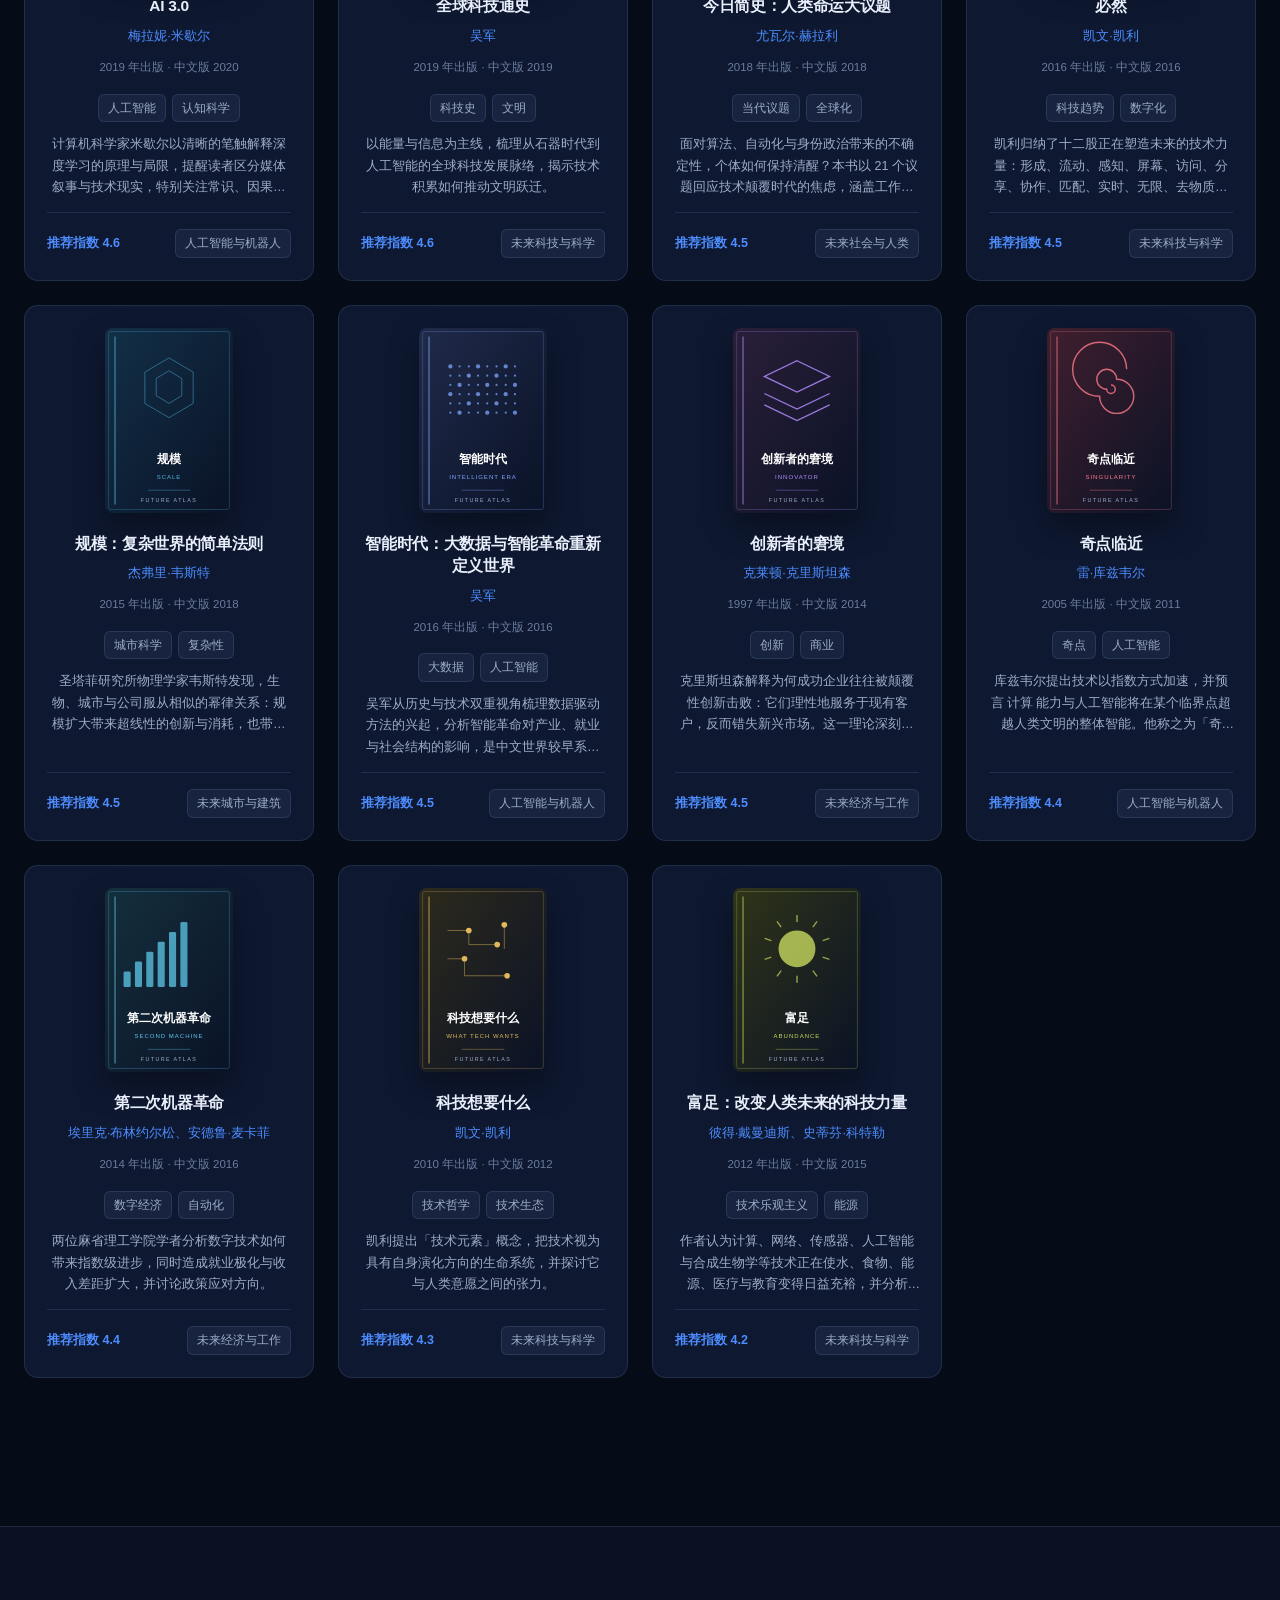
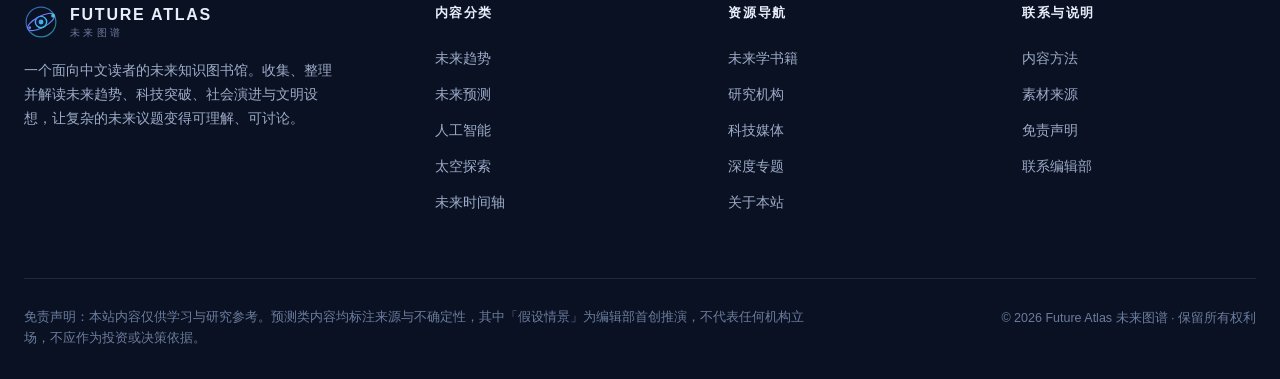
<file: books.html>
<!DOCTYPE html>
<html lang="zh-CN" data-theme="dark">
<head>
<meta charset="UTF-8">
<meta name="viewport" content="width=device-width, initial-scale=1, viewport-fit=cover">
<title>未来学书籍 — Future Atlas 未来图谱</title>
<meta name="description" content="15 本未来学、人工智能、科技趋势与文明研究领域的中外经典著作，提供作者、出版年份、简介与推荐理由。">
<meta name="keywords" content="未来学书籍,未来简史,奇点临近,人工智能书籍,科技趋势书单">
<meta name="theme-color" content="#060b18">
<meta property="og:type" content="website">
<meta property="og:title" content="未来学书籍 — Future Atlas 未来图谱">
<meta property="og:description" content="15 本未来学、人工智能、科技趋势与文明研究领域的中外经典著作，提供作者、出版年份、简介与推荐理由。">
<meta property="og:image" content="assets/images/hero-earth.webp">
<meta property="og:locale" content="zh_CN">
<link rel="icon" type="image/svg+xml" href="assets/icons/logo.svg">
<link rel="stylesheet" href="assets/css/style.css?v=20261119b">
<link rel="stylesheet" href="assets/css/components.css?v=20261119b">
<link rel="stylesheet" href="assets/css/responsive.css?v=20261119b">
<script>try{var t=localStorage.getItem('future-atlas-theme');if(t==='light'||t==='dark')document.documentElement.setAttribute('data-theme',t)}catch(e){}</script>
<script src="assets/js/data.js?v=20261119b" defer></script>
<script src="assets/js/theme.js?v=20261119b" defer></script>
<script src="assets/js/search.js?v=20261119b" defer></script>
<script src="assets/js/filters.js?v=20261119b" defer></script>
<script src="assets/js/timeline.js?v=20261119b" defer></script>
<script src="assets/js/main.js?v=20261119b" defer></script>
</head>
<body data-page="books">
<div class="reading-progress" aria-hidden="true"></div>
<header class="site-header is-solid">
  <div class="header-inner">
    <a class="brand" href="index.html" aria-label="Future Atlas 首页">
      <img class="brand-mark" src="assets/icons/logo.svg" alt="Future Atlas 标志">
      <span class="brand-text"><span class="brand-name">FUTURE ATLAS</span><span class="brand-sub">未来图谱</span></span>
    </a>
    <nav class="main-nav" aria-label="主导航"><a href="index.html">首页</a><a href="trends.html">未来趋势</a><a href="trends.html?category=tech">未来科技</a><a href="index.html#topics">未来世界</a><a href="predictions.html">未来预测</a><a href="books.html" class="is-active" aria-current="page">书籍与报告</a><a href="resources.html">研究机构</a><a href="timeline.html">时间轴</a></nav>
    <div class="header-actions">
      <button class="icon-btn" data-search-open aria-label="全站搜索" title="全站搜索 (Ctrl+K)"><img src="assets/icons/ui-search.svg" alt="" ></button>
      <button class="icon-btn theme-toggle" data-theme-toggle aria-label="切换主题" aria-pressed="false"><img src="assets/icons/ui-sun.svg" alt="" ></button>
      <button class="icon-btn menu-toggle" aria-label="打开菜单" aria-expanded="false"><img src="assets/icons/ui-menu.svg" alt="" ></button>
    </div>
  </div>
</header>
<nav class="mobile-menu" aria-label="移动端导航"><a href="index.html">首页</a><a href="trends.html">未来趋势</a><a href="trends.html?category=tech">未来科技</a><a href="index.html#topics">未来世界</a><a href="predictions.html">未来预测</a><a href="books.html">书籍与报告</a><a href="resources.html">研究机构</a><a href="timeline.html">时间轴</a><a href="about.html">关于本站</a><a href="about.html" class="btn btn-ghost mobile-cta">了解 Future Atlas</a></nav>
<main>
<section class="page-hero"><div class="container page-hero-inner">
  <nav class="breadcrumb" aria-label="面包屑"><a href="index.html">首页</a><span>/</span><span>书籍与报告</span></nav>
  <span class="eyebrow">Future Library</span>
  <h1>未来学书籍</h1><p>从《人类简史》到《生命 3.0》，一份经过筛选的未来阅读书单。所有书籍信息均为真实出版物，封面为本站原创设计插画。</p>
</div></section>
<section class="section">
  <div class="container">
    <div class="filter-bar">
      <div class="filter-group"><span class="filter-label">主题</span><span id="book-category-chips" style="display:contents"></span></div>
      <div class="filter-group"><label class="filter-label" for="book-search">搜索</label><div class="search-bar search-compact"><img src="assets/icons/ui-search.svg" alt="" ><input id="book-search" type="search" placeholder="书名、作者或关键词…"></div>
        <div class="select-wrap"><label class="sr-only" for="book-sort">排序</label><select id="book-sort"><option value="rating">推荐指数</option><option value="latest">出版年份</option><option value="title">书名</option></select><img src="assets/icons/ui-chevronDown.svg" alt="" ></div>
      </div>
    </div>
    <div class="toolbar"><span class="result-count" id="result-count"></span></div>
    <div class="grid grid-4" id="book-list"></div>
  </div>
</section>
</main>
<footer class="site-footer">
  <div class="container">
    <div class="footer-top">
      <div class="footer-brand">
        <a class="brand" href="index.html"><img class="brand-mark" src="assets/icons/logo.svg" alt=""><span class="brand-text"><span class="brand-name">FUTURE ATLAS</span><span class="brand-sub">未来图谱</span></span></a>
        <p>一个面向中文读者的未来知识图书馆。收集、整理并解读未来趋势、科技突破、社会演进与文明设想，让复杂的未来议题变得可理解、可讨论。</p>
      </div>
      <div class="footer-col"><h4>内容分类</h4>
        <a href="trends.html">未来趋势</a><a href="predictions.html">未来预测</a><a href="trends.html?category=ai">人工智能</a><a href="trends.html?category=space">太空探索</a><a href="timeline.html">未来时间轴</a>
      </div>
      <div class="footer-col"><h4>资源导航</h4>
        <a href="books.html">未来学书籍</a><a href="resources.html">研究机构</a><a href="resources.html?category=media">科技媒体</a><a href="index.html#topics">深度专题</a><a href="about.html">关于本站</a>
      </div>
      <div class="footer-col"><h4>联系与说明</h4>
        <a href="about.html#method">内容方法</a><a href="about.html#sources">素材来源</a><a href="about.html#disclaimer">免责声明</a><a href="mailto:hello@futureatlas.example">联系编辑部</a>
      </div>
    </div>
    <div class="footer-bottom">
      <div class="footer-disclaimer">免责声明：本站内容仅供学习与研究参考。预测类内容均标注来源与不确定性，其中「假设情景」为编辑部首创推演，不代表任何机构立场，不应作为投资或决策依据。</div>
      <div>© <span data-year>2026</span> Future Atlas 未来图谱 · 保留所有权利</div>
    </div>
  </div>
</footer>
<button class="back-to-top" aria-label="返回顶部"><img src="assets/icons/ui-arrowUp.svg" alt="" ></button></body>
</html>
</file>
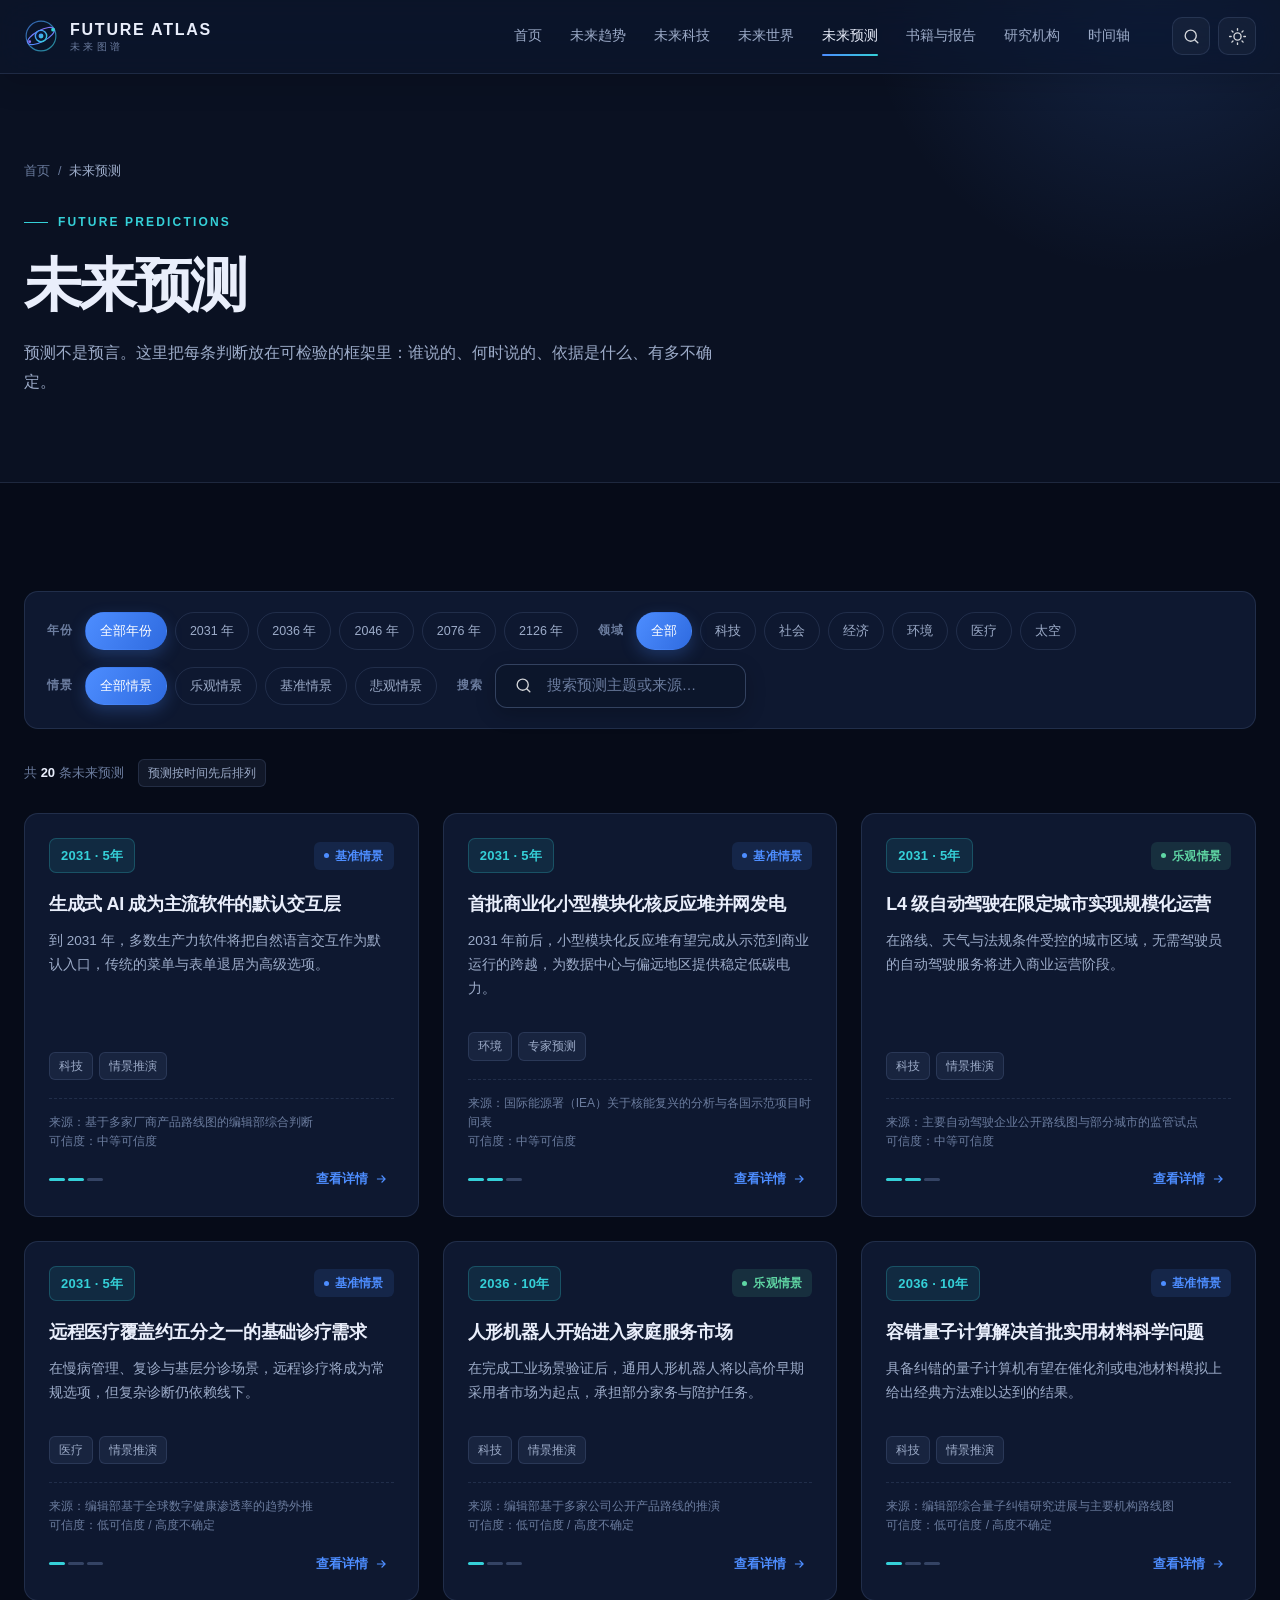
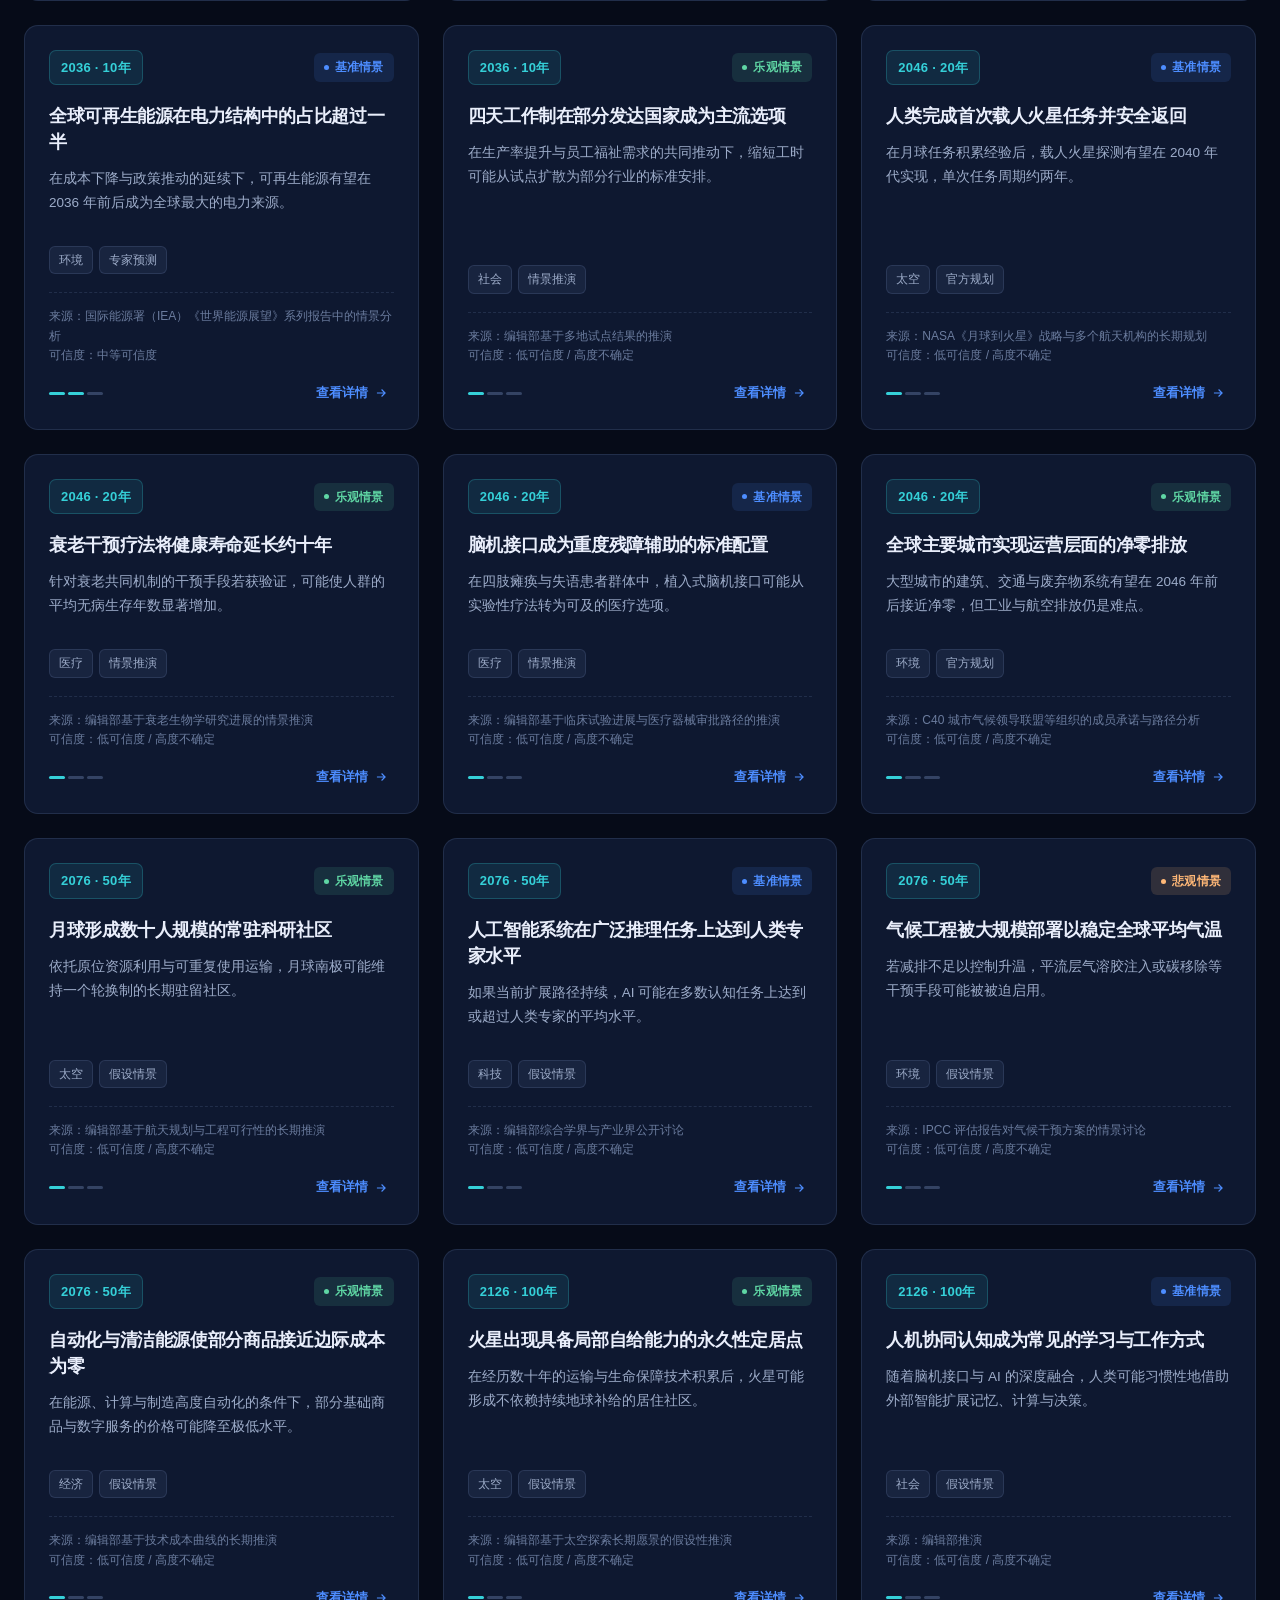
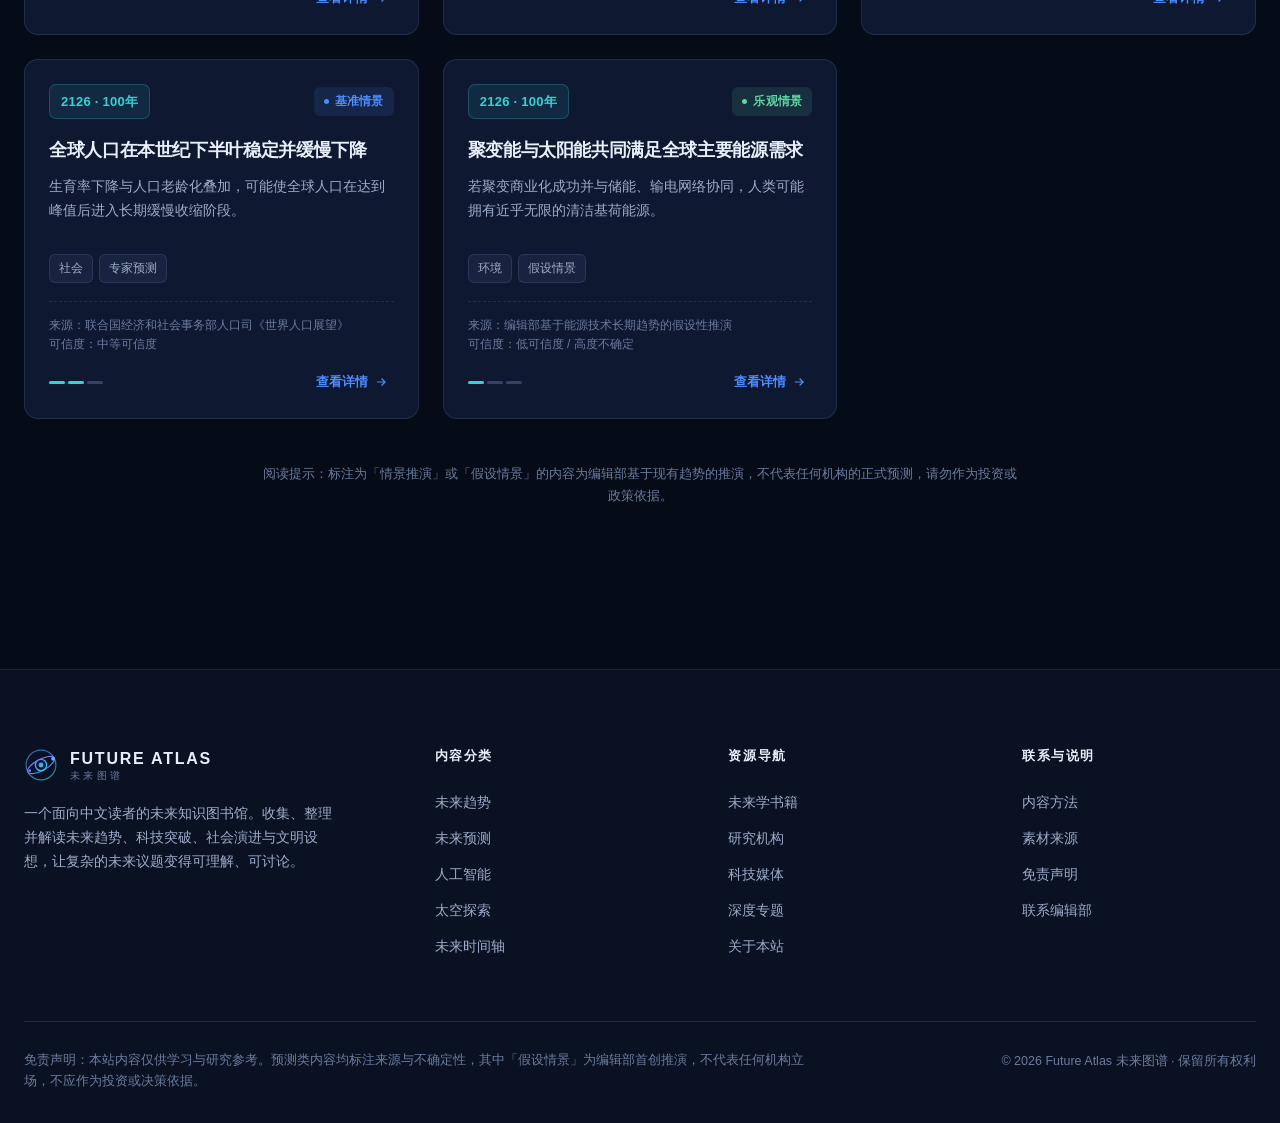
<file: predictions.html>
<!DOCTYPE html>
<html lang="zh-CN" data-theme="dark">
<head>
<meta charset="UTF-8">
<meta name="viewport" content="width=device-width, initial-scale=1, viewport-fit=cover">
<title>未来预测 — Future Atlas 未来图谱</title>
<meta name="description" content="按年份、领域与情景筛选未来预测。每条预测提供来源、发布时间、证据与不确定性说明，区分乐观、基准与悲观情景。">
<meta name="keywords" content="未来预测,预测情景,技术预测,2050,2100">
<meta name="theme-color" content="#060b18">
<meta property="og:type" content="website">
<meta property="og:title" content="未来预测 — Future Atlas 未来图谱">
<meta property="og:description" content="按年份、领域与情景筛选未来预测。每条预测提供来源、发布时间、证据与不确定性说明，区分乐观、基准与悲观情景。">
<meta property="og:image" content="assets/images/hero-earth.webp">
<meta property="og:locale" content="zh_CN">
<link rel="icon" type="image/svg+xml" href="assets/icons/logo.svg">
<link rel="stylesheet" href="assets/css/style.css?v=20261119b">
<link rel="stylesheet" href="assets/css/components.css?v=20261119b">
<link rel="stylesheet" href="assets/css/responsive.css?v=20261119b">
<script>try{var t=localStorage.getItem('future-atlas-theme');if(t==='light'||t==='dark')document.documentElement.setAttribute('data-theme',t)}catch(e){}</script>
<script src="assets/js/data.js?v=20261119b" defer></script>
<script src="assets/js/theme.js?v=20261119b" defer></script>
<script src="assets/js/search.js?v=20261119b" defer></script>
<script src="assets/js/filters.js?v=20261119b" defer></script>
<script src="assets/js/timeline.js?v=20261119b" defer></script>
<script src="assets/js/main.js?v=20261119b" defer></script>
</head>
<body data-page="predictions">
<div class="reading-progress" aria-hidden="true"></div>
<header class="site-header is-solid">
  <div class="header-inner">
    <a class="brand" href="index.html" aria-label="Future Atlas 首页">
      <img class="brand-mark" src="assets/icons/logo.svg" alt="Future Atlas 标志">
      <span class="brand-text"><span class="brand-name">FUTURE ATLAS</span><span class="brand-sub">未来图谱</span></span>
    </a>
    <nav class="main-nav" aria-label="主导航"><a href="index.html">首页</a><a href="trends.html">未来趋势</a><a href="trends.html?category=tech">未来科技</a><a href="index.html#topics">未来世界</a><a href="predictions.html" class="is-active" aria-current="page">未来预测</a><a href="books.html">书籍与报告</a><a href="resources.html">研究机构</a><a href="timeline.html">时间轴</a></nav>
    <div class="header-actions">
      <button class="icon-btn" data-search-open aria-label="全站搜索" title="全站搜索 (Ctrl+K)"><img src="assets/icons/ui-search.svg" alt="" ></button>
      <button class="icon-btn theme-toggle" data-theme-toggle aria-label="切换主题" aria-pressed="false"><img src="assets/icons/ui-sun.svg" alt="" ></button>
      <button class="icon-btn menu-toggle" aria-label="打开菜单" aria-expanded="false"><img src="assets/icons/ui-menu.svg" alt="" ></button>
    </div>
  </div>
</header>
<nav class="mobile-menu" aria-label="移动端导航"><a href="index.html">首页</a><a href="trends.html">未来趋势</a><a href="trends.html?category=tech">未来科技</a><a href="index.html#topics">未来世界</a><a href="predictions.html">未来预测</a><a href="books.html">书籍与报告</a><a href="resources.html">研究机构</a><a href="timeline.html">时间轴</a><a href="about.html">关于本站</a><a href="about.html" class="btn btn-ghost mobile-cta">了解 Future Atlas</a></nav>
<main>
<section class="page-hero"><div class="container page-hero-inner">
  <nav class="breadcrumb" aria-label="面包屑"><a href="index.html">首页</a><span>/</span><span>未来预测</span></nav>
  <span class="eyebrow">Future Predictions</span>
  <h1>未来预测</h1><p>预测不是预言。这里把每条判断放在可检验的框架里：谁说的、何时说的、依据是什么、有多不确定。</p>
</div></section>
<section class="section">
  <div class="container">
    <div class="filter-bar">
      <div class="filter-group"><span class="filter-label">年份</span><span id="year-chips" style="display:contents"></span></div>
      <div class="filter-group"><span class="filter-label">领域</span><span id="pred-category-chips" style="display:contents"></span></div>
      <div class="filter-group"><span class="filter-label">情景</span><span id="scenario-chips" style="display:contents"></span></div>
      <div class="filter-group"><label class="filter-label" for="prediction-search">搜索</label><div class="search-bar search-compact"><img src="assets/icons/ui-search.svg" alt="" ><input id="prediction-search" type="search" placeholder="搜索预测主题或来源…"></div></div>
    </div>
    <div class="toolbar"><div class="toolbar-left"><span class="result-count" id="result-count"></span><span class="tag">预测按时间先后排列</span></div></div>
    <div class="grid grid-3" id="prediction-list"></div>
    <p style="text-align:center;color:var(--text-dim);font-size:12.5px;margin-top:44px;max-width:760px;margin-inline:auto">阅读提示：标注为「情景推演」或「假设情景」的内容为编辑部基于现有趋势的推演，不代表任何机构的正式预测，请勿作为投资或政策依据。</p>
  </div>
</section>
</main>
<footer class="site-footer">
  <div class="container">
    <div class="footer-top">
      <div class="footer-brand">
        <a class="brand" href="index.html"><img class="brand-mark" src="assets/icons/logo.svg" alt=""><span class="brand-text"><span class="brand-name">FUTURE ATLAS</span><span class="brand-sub">未来图谱</span></span></a>
        <p>一个面向中文读者的未来知识图书馆。收集、整理并解读未来趋势、科技突破、社会演进与文明设想，让复杂的未来议题变得可理解、可讨论。</p>
      </div>
      <div class="footer-col"><h4>内容分类</h4>
        <a href="trends.html">未来趋势</a><a href="predictions.html">未来预测</a><a href="trends.html?category=ai">人工智能</a><a href="trends.html?category=space">太空探索</a><a href="timeline.html">未来时间轴</a>
      </div>
      <div class="footer-col"><h4>资源导航</h4>
        <a href="books.html">未来学书籍</a><a href="resources.html">研究机构</a><a href="resources.html?category=media">科技媒体</a><a href="index.html#topics">深度专题</a><a href="about.html">关于本站</a>
      </div>
      <div class="footer-col"><h4>联系与说明</h4>
        <a href="about.html#method">内容方法</a><a href="about.html#sources">素材来源</a><a href="about.html#disclaimer">免责声明</a><a href="mailto:hello@futureatlas.example">联系编辑部</a>
      </div>
    </div>
    <div class="footer-bottom">
      <div class="footer-disclaimer">免责声明：本站内容仅供学习与研究参考。预测类内容均标注来源与不确定性，其中「假设情景」为编辑部首创推演，不代表任何机构立场，不应作为投资或决策依据。</div>
      <div>© <span data-year>2026</span> Future Atlas 未来图谱 · 保留所有权利</div>
    </div>
  </div>
</footer>
<button class="back-to-top" aria-label="返回顶部"><img src="assets/icons/ui-arrowUp.svg" alt="" ></button></body>
</html>
</file>
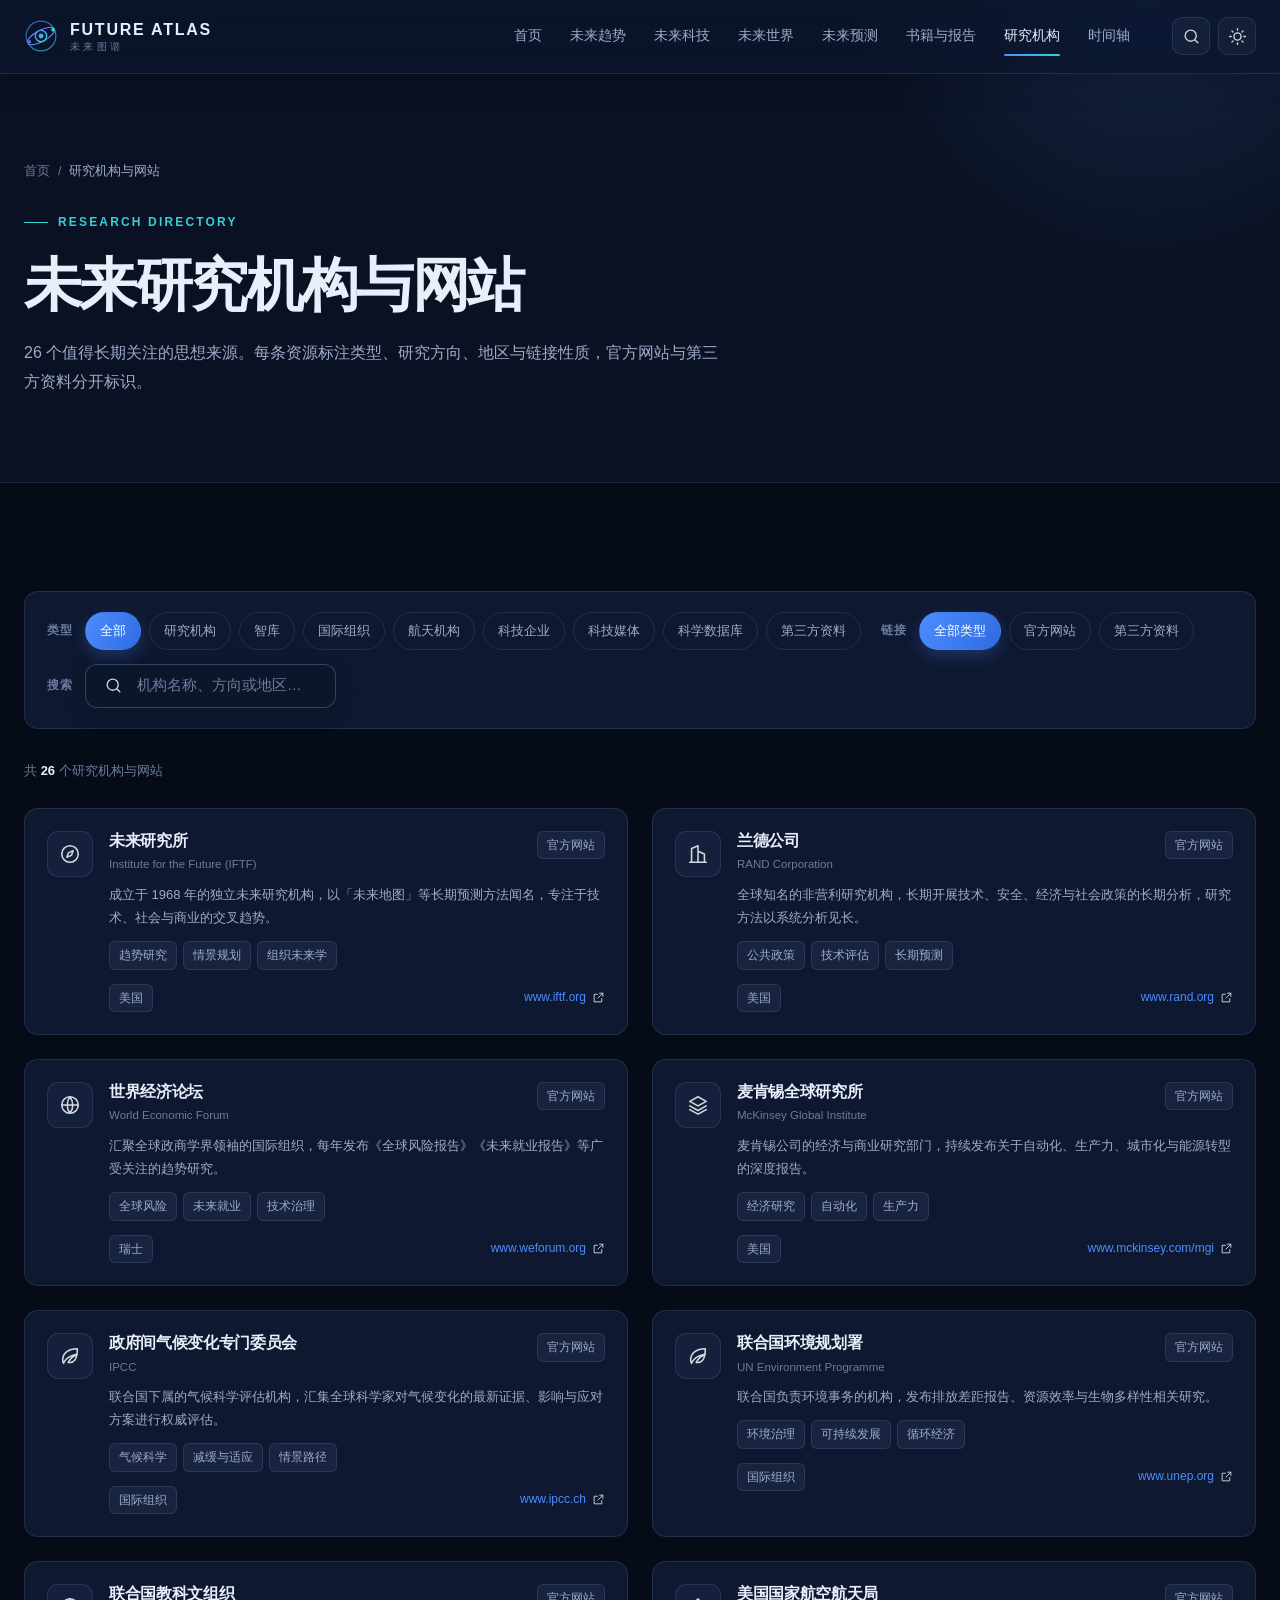
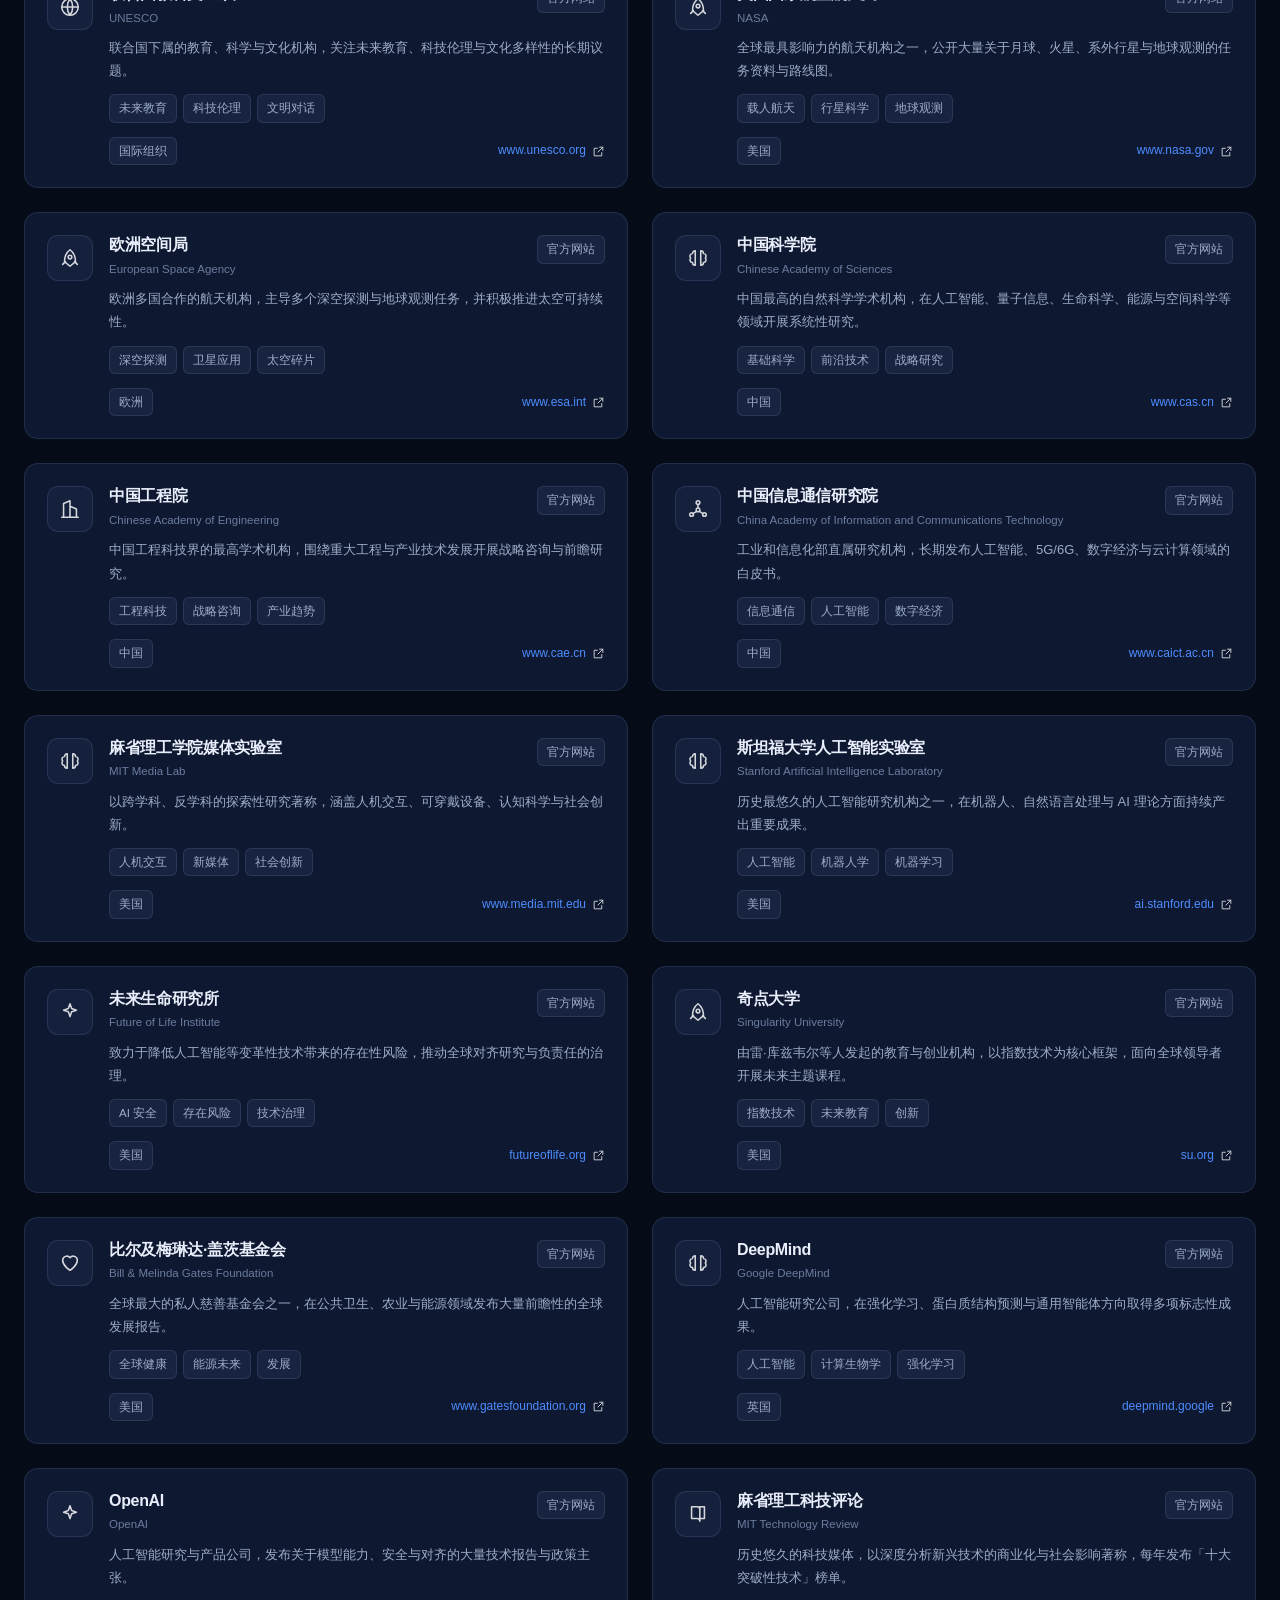
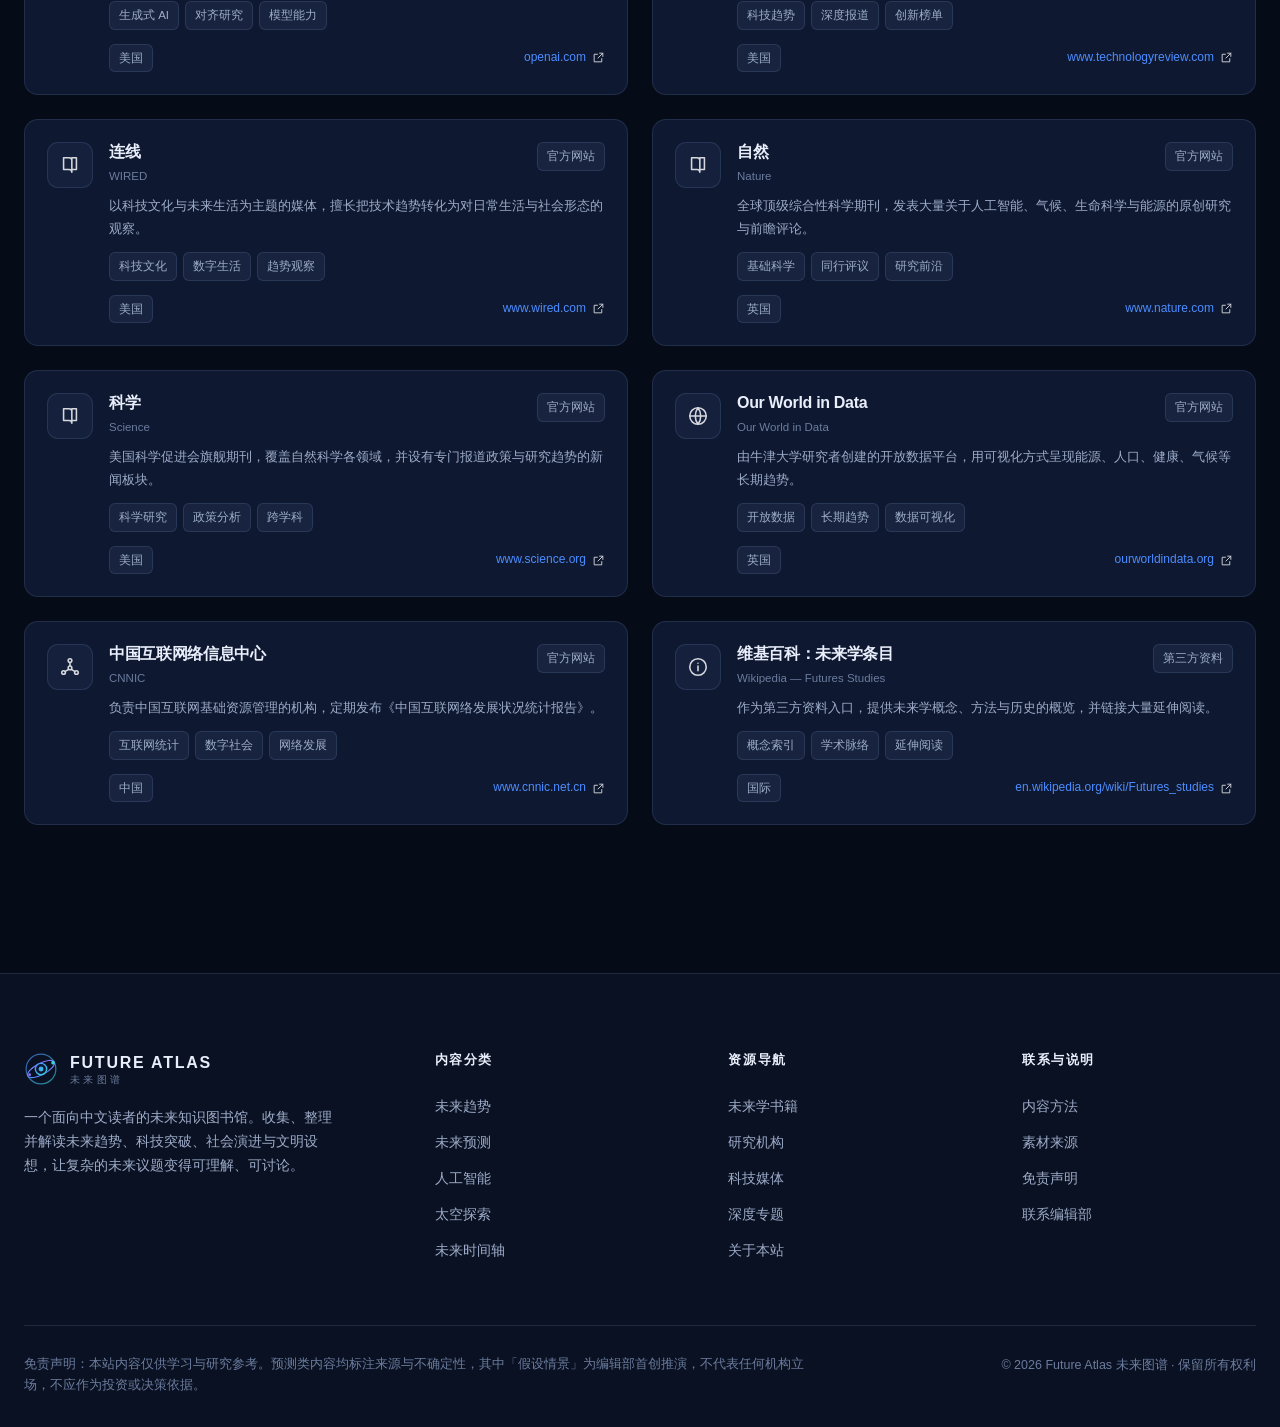
<file: resources.html>
<!DOCTYPE html>
<html lang="zh-CN" data-theme="dark">
<head>
<meta charset="UTF-8">
<meta name="viewport" content="width=device-width, initial-scale=1, viewport-fit=cover">
<title>未来研究机构与网站 — Future Atlas 未来图谱</title>
<meta name="description" content="整理全球未来学研究机构、智库、科学组织、科技媒体与开放数据库，区分官方网站与第三方资料。">
<meta name="keywords" content="未来研究机构,智库,未来学网站,科技媒体,开放数据">
<meta name="theme-color" content="#060b18">
<meta property="og:type" content="website">
<meta property="og:title" content="未来研究机构与网站 — Future Atlas 未来图谱">
<meta property="og:description" content="整理全球未来学研究机构、智库、科学组织、科技媒体与开放数据库，区分官方网站与第三方资料。">
<meta property="og:image" content="assets/images/hero-earth.webp">
<meta property="og:locale" content="zh_CN">
<link rel="icon" type="image/svg+xml" href="assets/icons/logo.svg">
<link rel="stylesheet" href="assets/css/style.css?v=20261119b">
<link rel="stylesheet" href="assets/css/components.css?v=20261119b">
<link rel="stylesheet" href="assets/css/responsive.css?v=20261119b">
<script>try{var t=localStorage.getItem('future-atlas-theme');if(t==='light'||t==='dark')document.documentElement.setAttribute('data-theme',t)}catch(e){}</script>
<script src="assets/js/data.js?v=20261119b" defer></script>
<script src="assets/js/theme.js?v=20261119b" defer></script>
<script src="assets/js/search.js?v=20261119b" defer></script>
<script src="assets/js/filters.js?v=20261119b" defer></script>
<script src="assets/js/timeline.js?v=20261119b" defer></script>
<script src="assets/js/main.js?v=20261119b" defer></script>
</head>
<body data-page="resources">
<div class="reading-progress" aria-hidden="true"></div>
<header class="site-header is-solid">
  <div class="header-inner">
    <a class="brand" href="index.html" aria-label="Future Atlas 首页">
      <img class="brand-mark" src="assets/icons/logo.svg" alt="Future Atlas 标志">
      <span class="brand-text"><span class="brand-name">FUTURE ATLAS</span><span class="brand-sub">未来图谱</span></span>
    </a>
    <nav class="main-nav" aria-label="主导航"><a href="index.html">首页</a><a href="trends.html">未来趋势</a><a href="trends.html?category=tech">未来科技</a><a href="index.html#topics">未来世界</a><a href="predictions.html">未来预测</a><a href="books.html">书籍与报告</a><a href="resources.html" class="is-active" aria-current="page">研究机构</a><a href="timeline.html">时间轴</a></nav>
    <div class="header-actions">
      <button class="icon-btn" data-search-open aria-label="全站搜索" title="全站搜索 (Ctrl+K)"><img src="assets/icons/ui-search.svg" alt="" ></button>
      <button class="icon-btn theme-toggle" data-theme-toggle aria-label="切换主题" aria-pressed="false"><img src="assets/icons/ui-sun.svg" alt="" ></button>
      <button class="icon-btn menu-toggle" aria-label="打开菜单" aria-expanded="false"><img src="assets/icons/ui-menu.svg" alt="" ></button>
    </div>
  </div>
</header>
<nav class="mobile-menu" aria-label="移动端导航"><a href="index.html">首页</a><a href="trends.html">未来趋势</a><a href="trends.html?category=tech">未来科技</a><a href="index.html#topics">未来世界</a><a href="predictions.html">未来预测</a><a href="books.html">书籍与报告</a><a href="resources.html">研究机构</a><a href="timeline.html">时间轴</a><a href="about.html">关于本站</a><a href="about.html" class="btn btn-ghost mobile-cta">了解 Future Atlas</a></nav>
<main>
<section class="page-hero"><div class="container page-hero-inner">
  <nav class="breadcrumb" aria-label="面包屑"><a href="index.html">首页</a><span>/</span><span>研究机构与网站</span></nav>
  <span class="eyebrow">Research Directory</span>
  <h1>未来研究机构与网站</h1><p>26 个值得长期关注的思想来源。每条资源标注类型、研究方向、地区与链接性质，官方网站与第三方资料分开标识。</p>
</div></section>
<section class="section">
  <div class="container">
    <div class="filter-bar">
      <div class="filter-group"><span class="filter-label">类型</span><span id="resource-category-chips" style="display:contents"></span></div>
      <div class="filter-group"><span class="filter-label">链接</span><span id="linktype-chips" style="display:contents"></span></div>
      <div class="filter-group"><label class="filter-label" for="resource-search">搜索</label><div class="search-bar search-compact"><img src="assets/icons/ui-search.svg" alt="" ><input id="resource-search" type="search" placeholder="机构名称、方向或地区…"></div></div>
    </div>
    <div class="toolbar"><span class="result-count" id="result-count"></span></div>
    <div class="grid grid-2" id="resource-list"></div>
  </div>
</section>
</main>
<footer class="site-footer">
  <div class="container">
    <div class="footer-top">
      <div class="footer-brand">
        <a class="brand" href="index.html"><img class="brand-mark" src="assets/icons/logo.svg" alt=""><span class="brand-text"><span class="brand-name">FUTURE ATLAS</span><span class="brand-sub">未来图谱</span></span></a>
        <p>一个面向中文读者的未来知识图书馆。收集、整理并解读未来趋势、科技突破、社会演进与文明设想，让复杂的未来议题变得可理解、可讨论。</p>
      </div>
      <div class="footer-col"><h4>内容分类</h4>
        <a href="trends.html">未来趋势</a><a href="predictions.html">未来预测</a><a href="trends.html?category=ai">人工智能</a><a href="trends.html?category=space">太空探索</a><a href="timeline.html">未来时间轴</a>
      </div>
      <div class="footer-col"><h4>资源导航</h4>
        <a href="books.html">未来学书籍</a><a href="resources.html">研究机构</a><a href="resources.html?category=media">科技媒体</a><a href="index.html#topics">深度专题</a><a href="about.html">关于本站</a>
      </div>
      <div class="footer-col"><h4>联系与说明</h4>
        <a href="about.html#method">内容方法</a><a href="about.html#sources">素材来源</a><a href="about.html#disclaimer">免责声明</a><a href="mailto:hello@futureatlas.example">联系编辑部</a>
      </div>
    </div>
    <div class="footer-bottom">
      <div class="footer-disclaimer">免责声明：本站内容仅供学习与研究参考。预测类内容均标注来源与不确定性，其中「假设情景」为编辑部首创推演，不代表任何机构立场，不应作为投资或决策依据。</div>
      <div>© <span data-year>2026</span> Future Atlas 未来图谱 · 保留所有权利</div>
    </div>
  </div>
</footer>
<button class="back-to-top" aria-label="返回顶部"><img src="assets/icons/ui-arrowUp.svg" alt="" ></button></body>
</html>
</file>
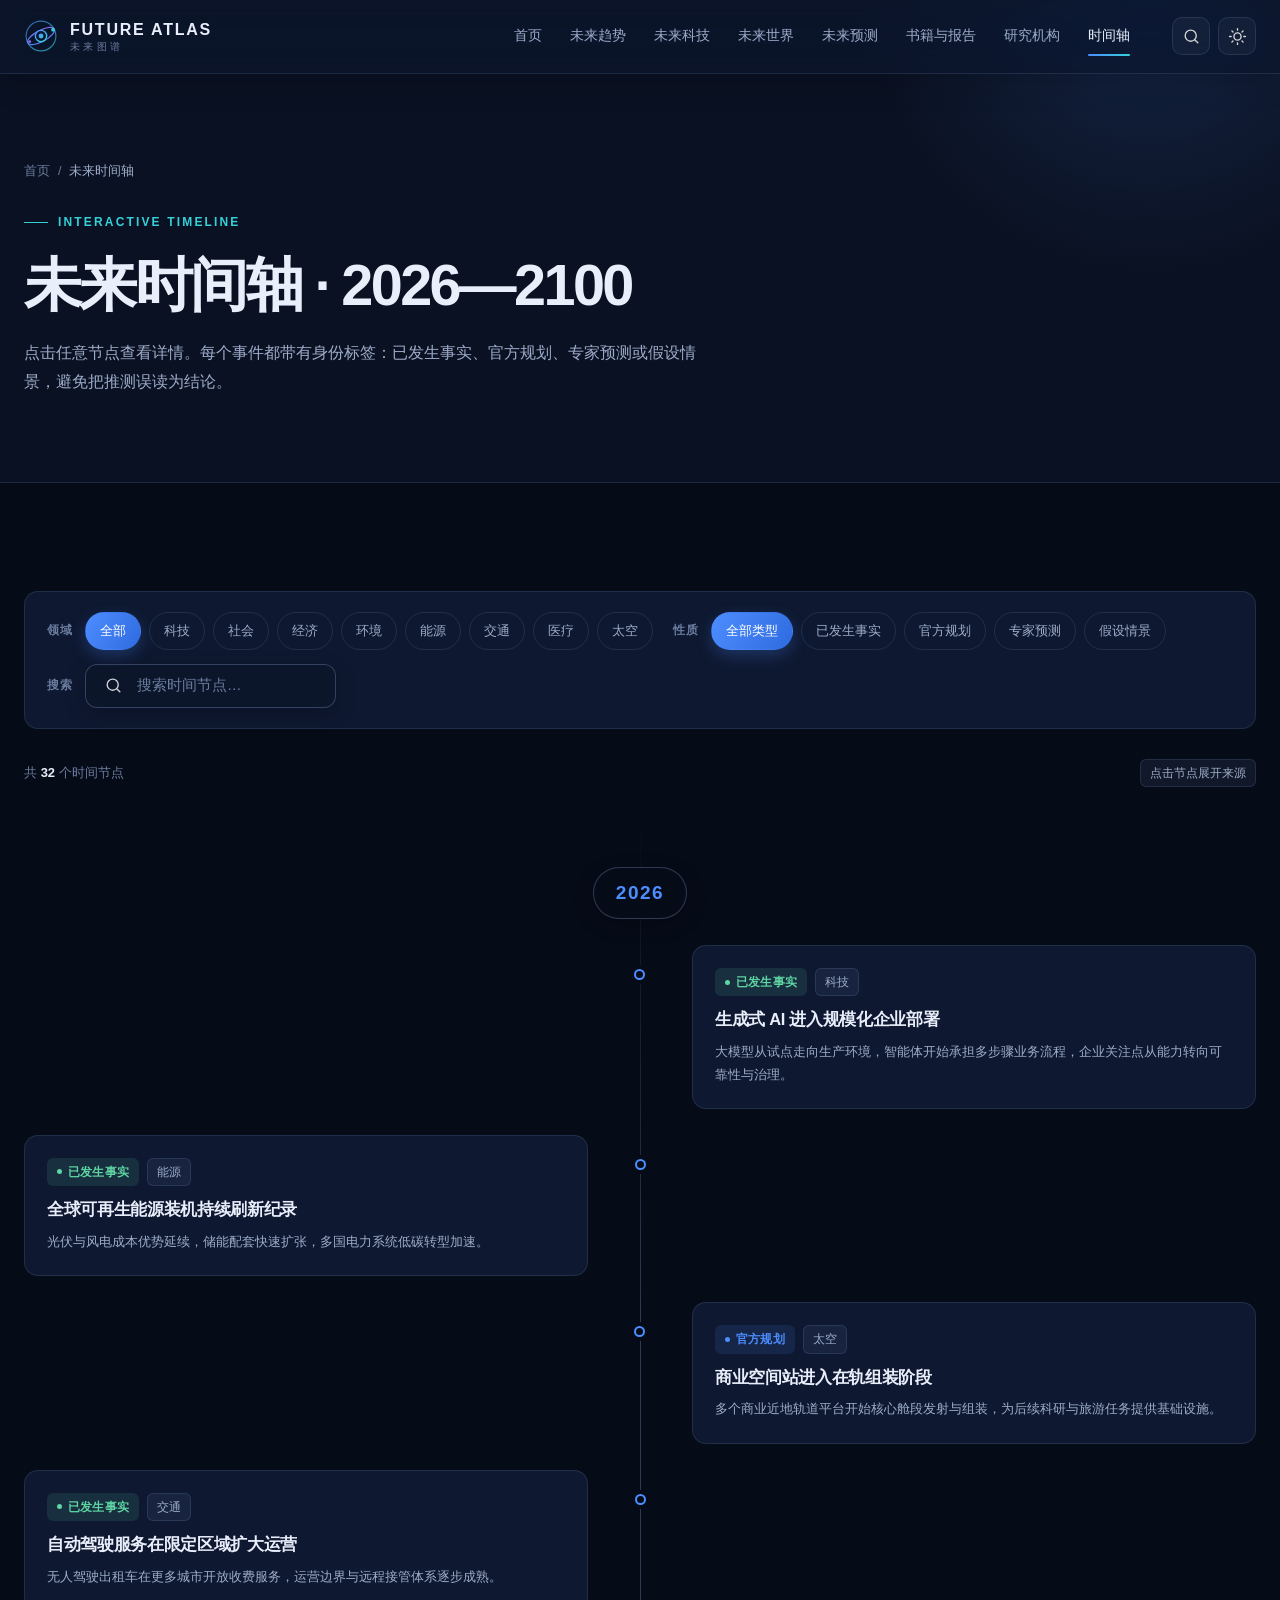
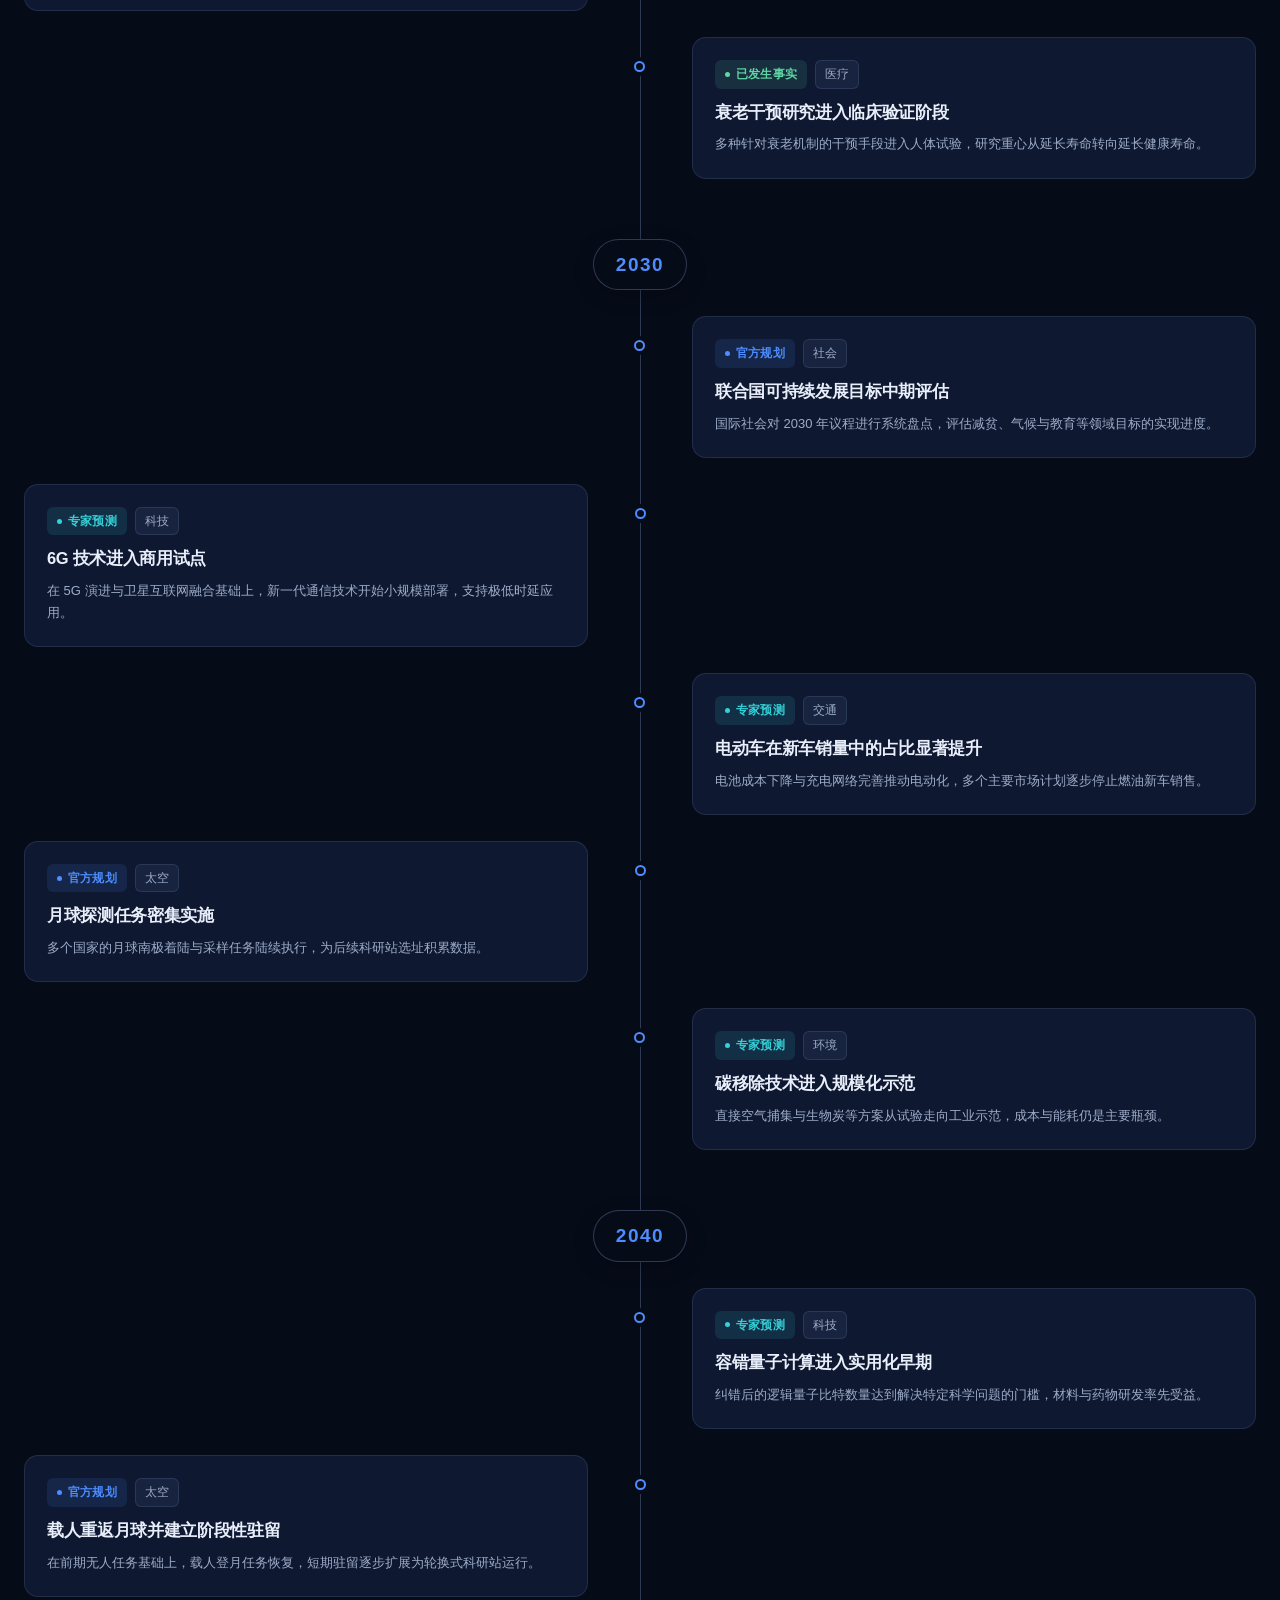
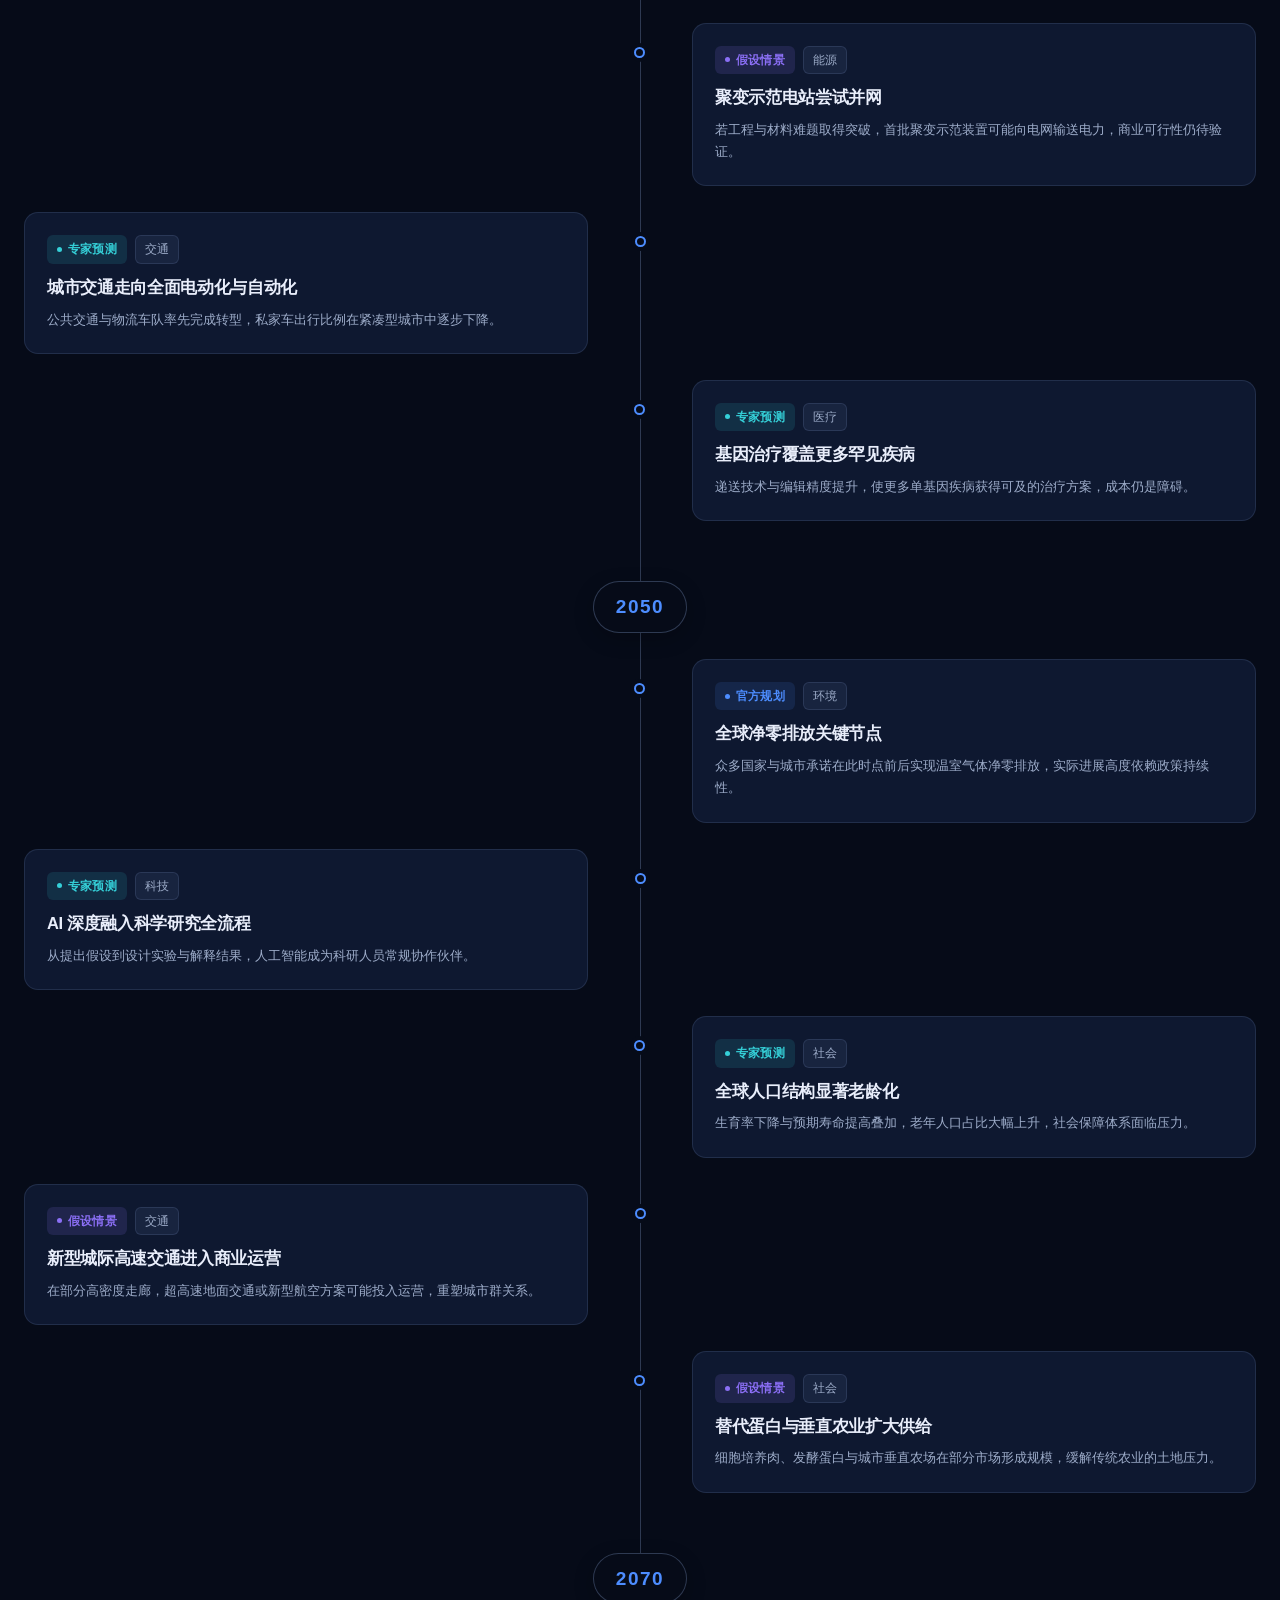
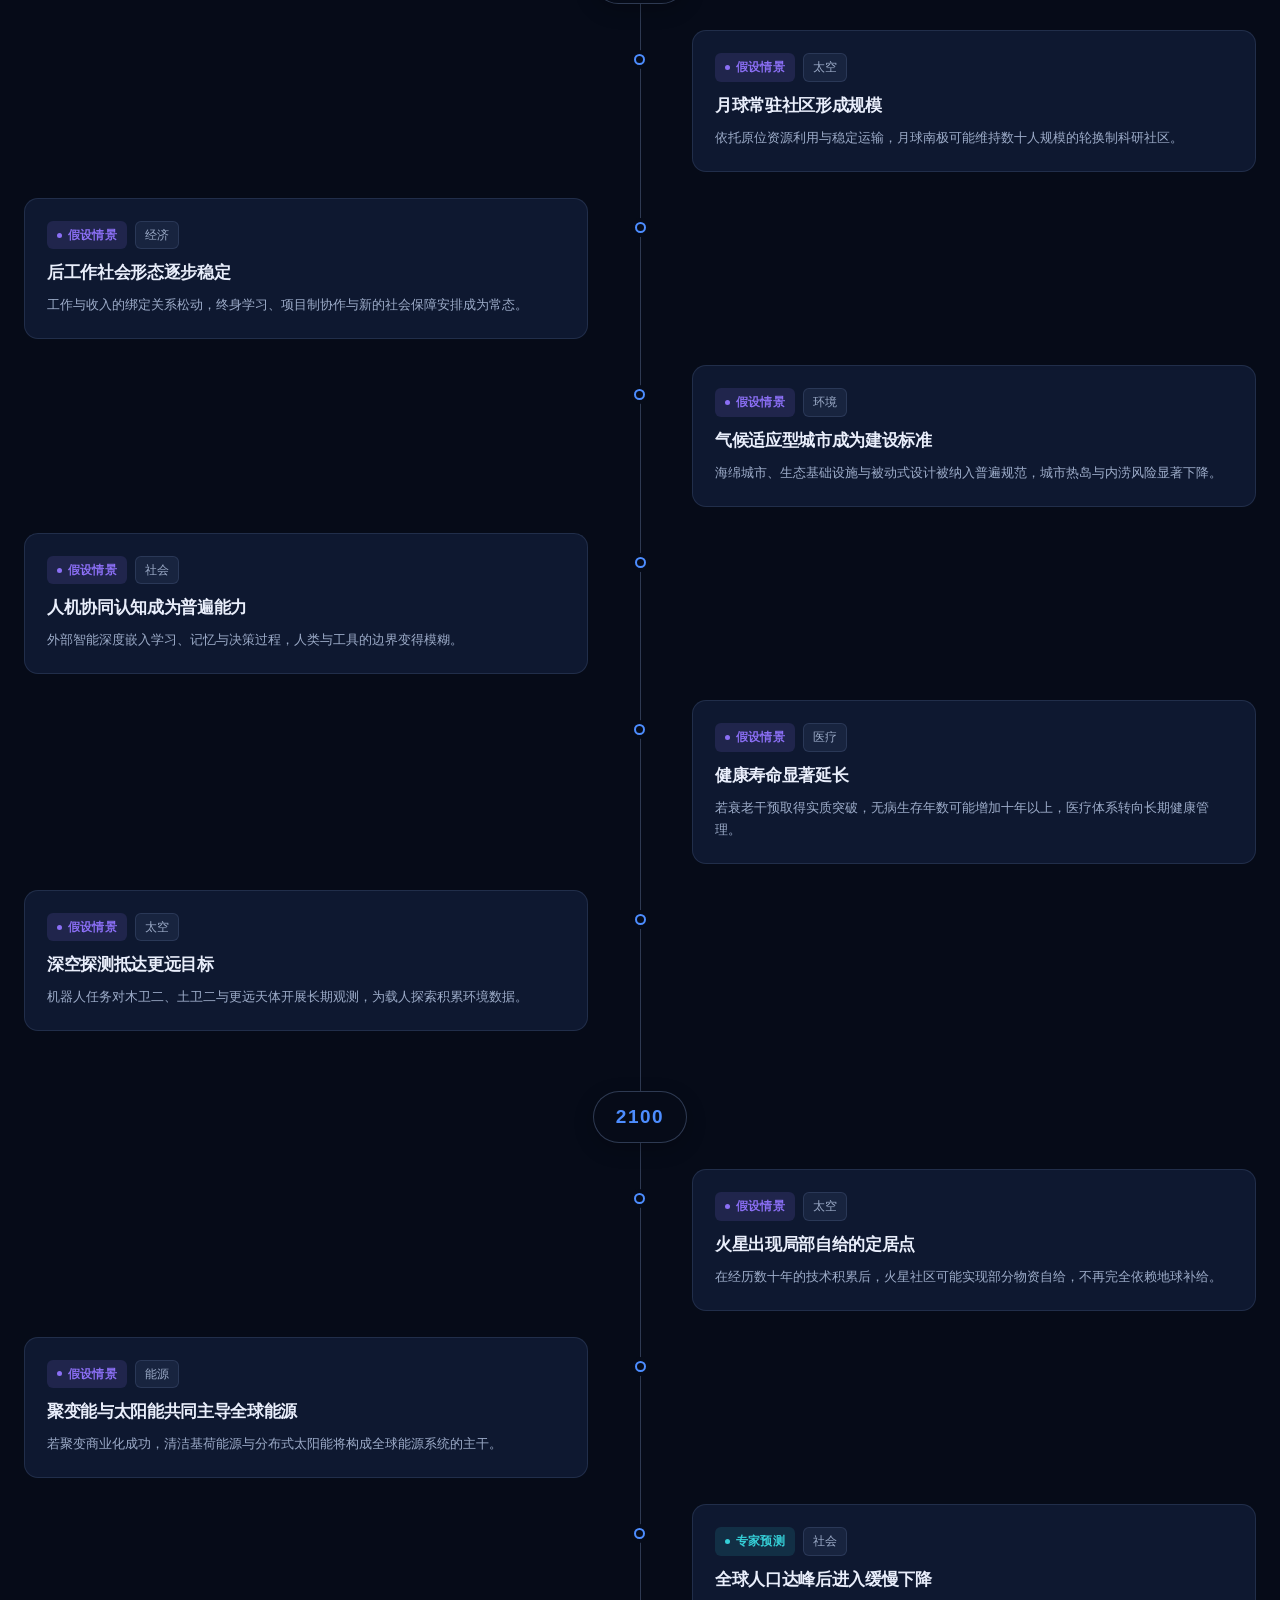
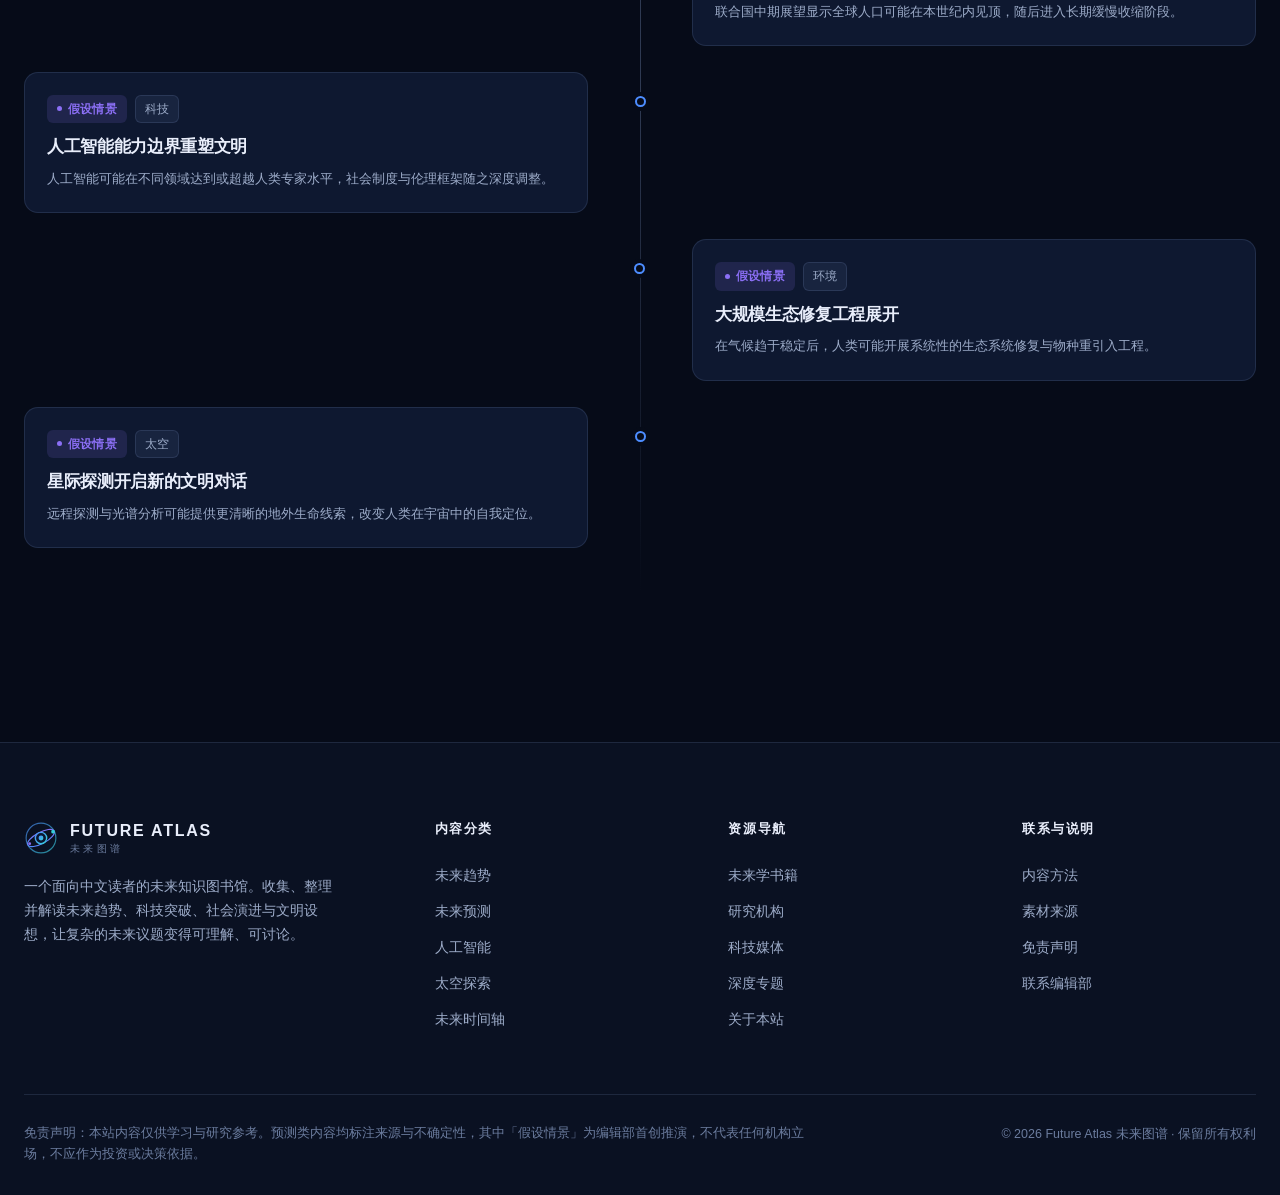
<file: timeline.html>
<!DOCTYPE html>
<html lang="zh-CN" data-theme="dark">
<head>
<meta charset="UTF-8">
<meta name="viewport" content="width=device-width, initial-scale=1, viewport-fit=cover">
<title>未来时间轴 2026—2100 — Future Atlas 未来图谱</title>
<meta name="description" content="以年份为核心的交互式未来时间轴，覆盖科技、社会、能源、交通、医疗与太空，明确标注事实、规划、预测与假设情景。">
<meta name="keywords" content="未来时间轴,2026,2030,2040,2050,2070,2100,未来事件">
<meta name="theme-color" content="#060b18">
<meta property="og:type" content="website">
<meta property="og:title" content="未来时间轴 2026—2100 — Future Atlas 未来图谱">
<meta property="og:description" content="以年份为核心的交互式未来时间轴，覆盖科技、社会、能源、交通、医疗与太空，明确标注事实、规划、预测与假设情景。">
<meta property="og:image" content="assets/images/hero-earth.webp">
<meta property="og:locale" content="zh_CN">
<link rel="icon" type="image/svg+xml" href="assets/icons/logo.svg">
<link rel="stylesheet" href="assets/css/style.css?v=20261119b">
<link rel="stylesheet" href="assets/css/components.css?v=20261119b">
<link rel="stylesheet" href="assets/css/responsive.css?v=20261119b">
<script>try{var t=localStorage.getItem('future-atlas-theme');if(t==='light'||t==='dark')document.documentElement.setAttribute('data-theme',t)}catch(e){}</script>
<script src="assets/js/data.js?v=20261119b" defer></script>
<script src="assets/js/theme.js?v=20261119b" defer></script>
<script src="assets/js/search.js?v=20261119b" defer></script>
<script src="assets/js/filters.js?v=20261119b" defer></script>
<script src="assets/js/timeline.js?v=20261119b" defer></script>
<script src="assets/js/main.js?v=20261119b" defer></script>
</head>
<body data-page="timeline">
<div class="reading-progress" aria-hidden="true"></div>
<header class="site-header is-solid">
  <div class="header-inner">
    <a class="brand" href="index.html" aria-label="Future Atlas 首页">
      <img class="brand-mark" src="assets/icons/logo.svg" alt="Future Atlas 标志">
      <span class="brand-text"><span class="brand-name">FUTURE ATLAS</span><span class="brand-sub">未来图谱</span></span>
    </a>
    <nav class="main-nav" aria-label="主导航"><a href="index.html">首页</a><a href="trends.html">未来趋势</a><a href="trends.html?category=tech">未来科技</a><a href="index.html#topics">未来世界</a><a href="predictions.html">未来预测</a><a href="books.html">书籍与报告</a><a href="resources.html">研究机构</a><a href="timeline.html" class="is-active" aria-current="page">时间轴</a></nav>
    <div class="header-actions">
      <button class="icon-btn" data-search-open aria-label="全站搜索" title="全站搜索 (Ctrl+K)"><img src="assets/icons/ui-search.svg" alt="" ></button>
      <button class="icon-btn theme-toggle" data-theme-toggle aria-label="切换主题" aria-pressed="false"><img src="assets/icons/ui-sun.svg" alt="" ></button>
      <button class="icon-btn menu-toggle" aria-label="打开菜单" aria-expanded="false"><img src="assets/icons/ui-menu.svg" alt="" ></button>
    </div>
  </div>
</header>
<nav class="mobile-menu" aria-label="移动端导航"><a href="index.html">首页</a><a href="trends.html">未来趋势</a><a href="trends.html?category=tech">未来科技</a><a href="index.html#topics">未来世界</a><a href="predictions.html">未来预测</a><a href="books.html">书籍与报告</a><a href="resources.html">研究机构</a><a href="timeline.html">时间轴</a><a href="about.html">关于本站</a><a href="about.html" class="btn btn-ghost mobile-cta">了解 Future Atlas</a></nav>
<main>
<section class="page-hero"><div class="container page-hero-inner">
  <nav class="breadcrumb" aria-label="面包屑"><a href="index.html">首页</a><span>/</span><span>未来时间轴</span></nav>
  <span class="eyebrow">Interactive Timeline</span>
  <h1>未来时间轴 · 2026—2100</h1><p>点击任意节点查看详情。每个事件都带有身份标签：已发生事实、官方规划、专家预测或假设情景，避免把推测误读为结论。</p>
</div></section>
<section class="section">
  <div class="container">
    <div class="filter-bar">
      <div class="filter-group"><span class="filter-label">领域</span><span id="timeline-category-chips" style="display:contents"></span></div>
      <div class="filter-group"><span class="filter-label">性质</span><span id="timeline-status-chips" style="display:contents"></span></div>
      <div class="filter-group"><label class="filter-label" for="timeline-search">搜索</label><div class="search-bar search-compact"><img src="assets/icons/ui-search.svg" alt="" ><input id="timeline-search" type="search" placeholder="搜索时间节点…"></div></div>
    </div>
    <div class="toolbar"><span class="result-count" id="result-count"></span><span class="tag">点击节点展开来源</span></div>
    <div id="timeline-container"></div>
  </div>
</section>
</main>
<footer class="site-footer">
  <div class="container">
    <div class="footer-top">
      <div class="footer-brand">
        <a class="brand" href="index.html"><img class="brand-mark" src="assets/icons/logo.svg" alt=""><span class="brand-text"><span class="brand-name">FUTURE ATLAS</span><span class="brand-sub">未来图谱</span></span></a>
        <p>一个面向中文读者的未来知识图书馆。收集、整理并解读未来趋势、科技突破、社会演进与文明设想，让复杂的未来议题变得可理解、可讨论。</p>
      </div>
      <div class="footer-col"><h4>内容分类</h4>
        <a href="trends.html">未来趋势</a><a href="predictions.html">未来预测</a><a href="trends.html?category=ai">人工智能</a><a href="trends.html?category=space">太空探索</a><a href="timeline.html">未来时间轴</a>
      </div>
      <div class="footer-col"><h4>资源导航</h4>
        <a href="books.html">未来学书籍</a><a href="resources.html">研究机构</a><a href="resources.html?category=media">科技媒体</a><a href="index.html#topics">深度专题</a><a href="about.html">关于本站</a>
      </div>
      <div class="footer-col"><h4>联系与说明</h4>
        <a href="about.html#method">内容方法</a><a href="about.html#sources">素材来源</a><a href="about.html#disclaimer">免责声明</a><a href="mailto:hello@futureatlas.example">联系编辑部</a>
      </div>
    </div>
    <div class="footer-bottom">
      <div class="footer-disclaimer">免责声明：本站内容仅供学习与研究参考。预测类内容均标注来源与不确定性，其中「假设情景」为编辑部首创推演，不代表任何机构立场，不应作为投资或决策依据。</div>
      <div>© <span data-year>2026</span> Future Atlas 未来图谱 · 保留所有权利</div>
    </div>
  </div>
</footer>
<button class="back-to-top" aria-label="返回顶部"><img src="assets/icons/ui-arrowUp.svg" alt="" ></button></body>
</html>
</file>
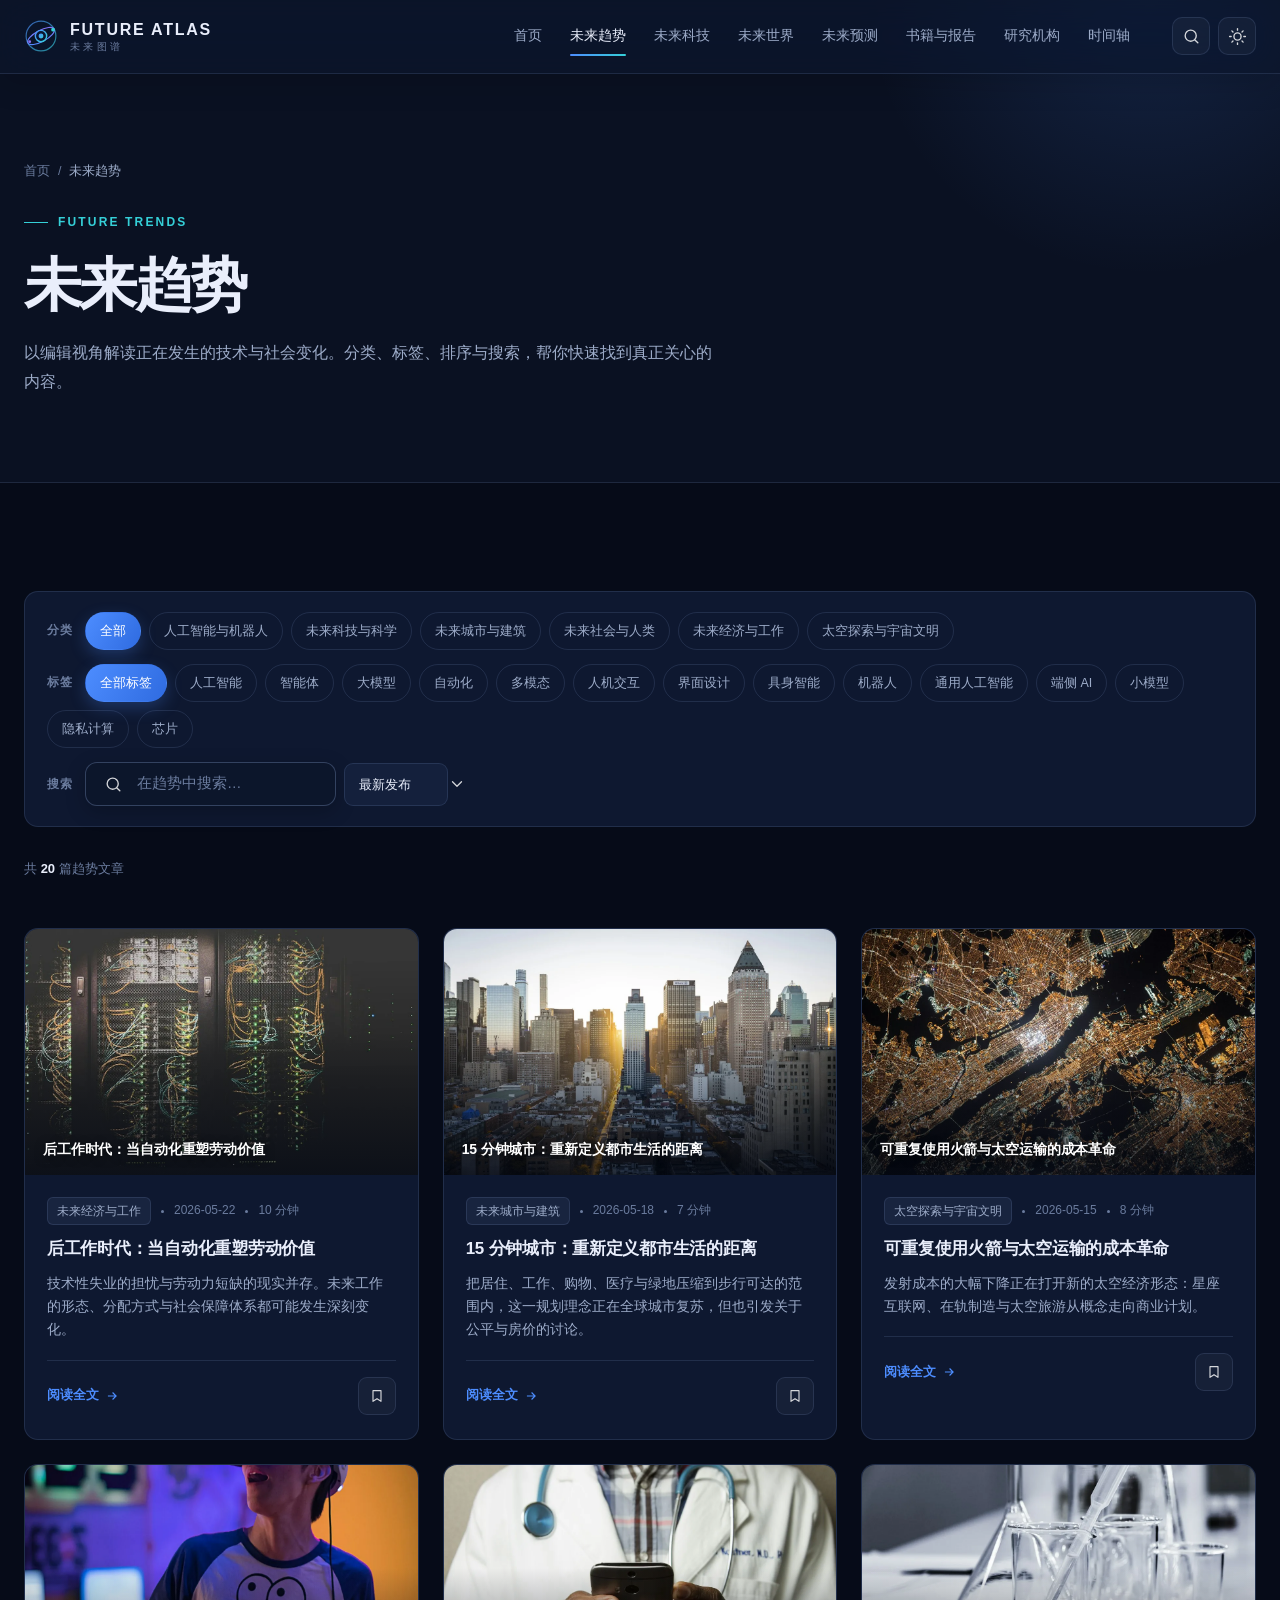
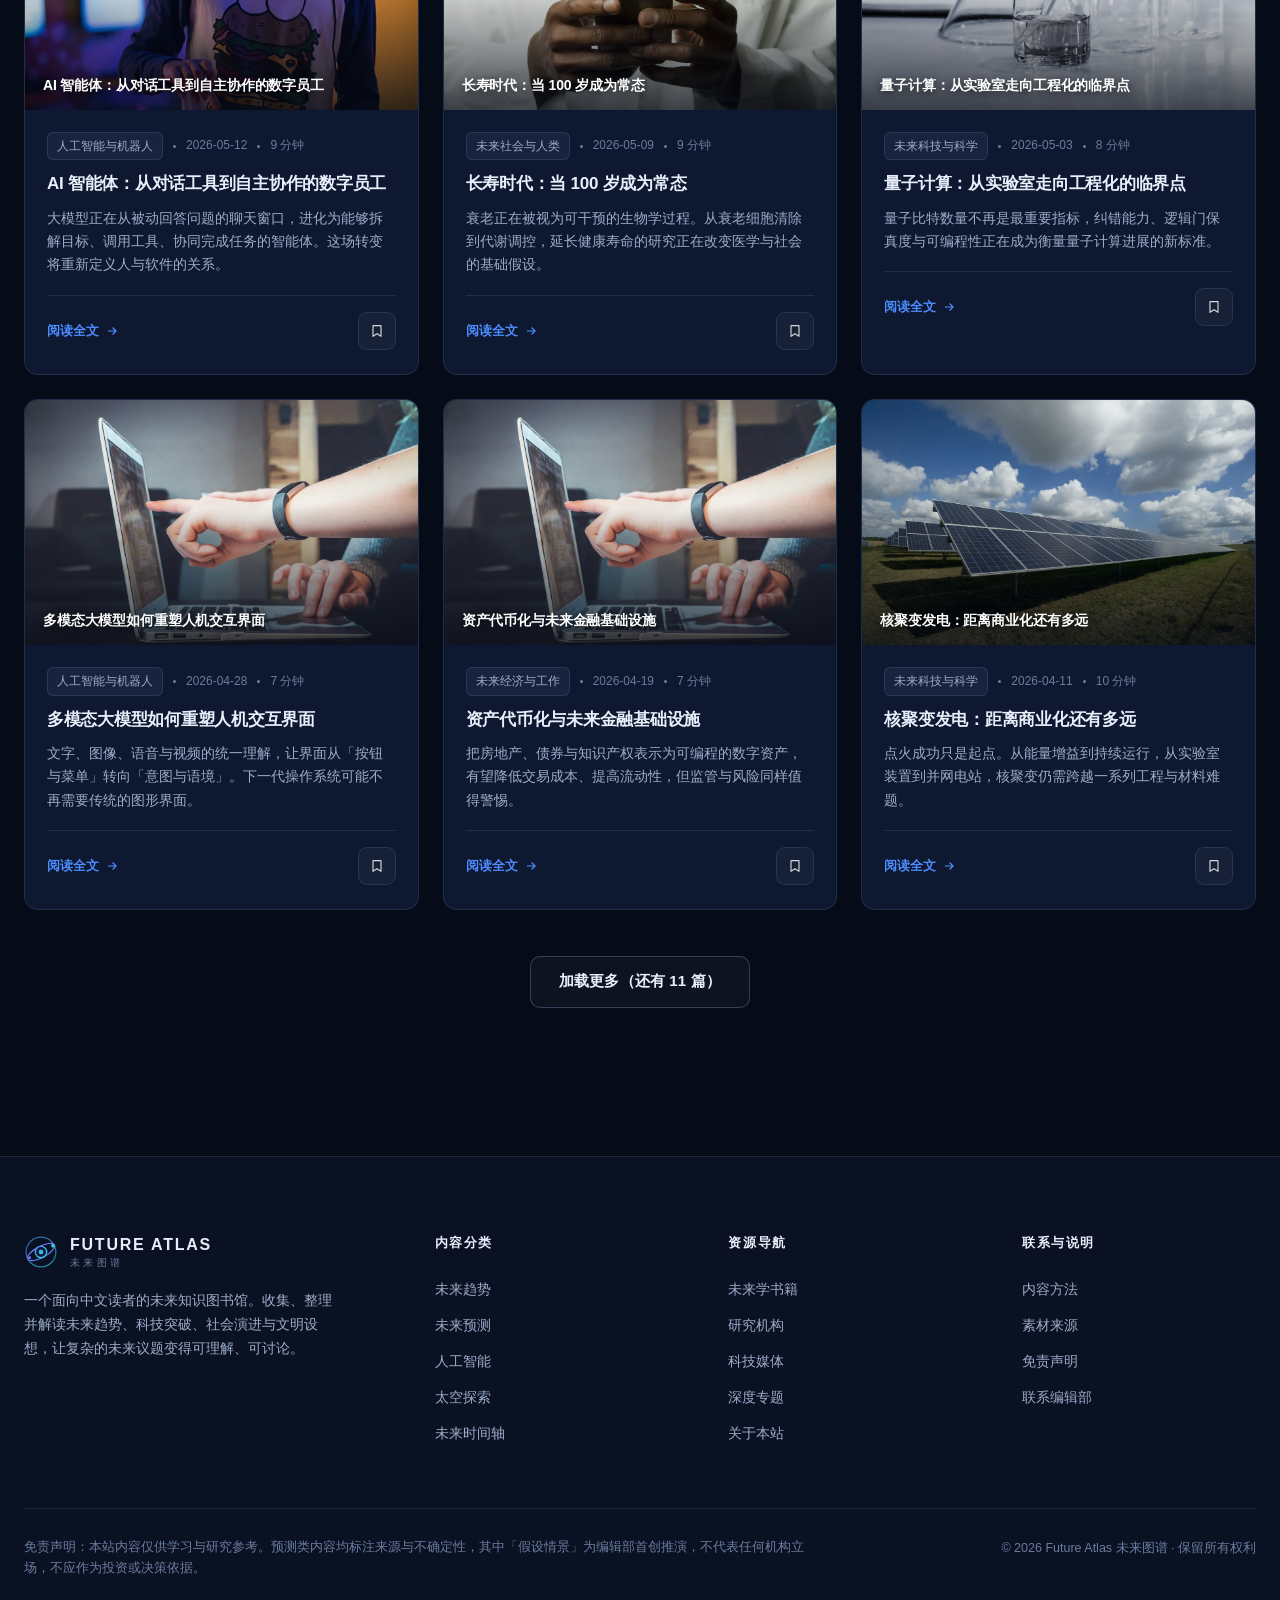
<file: trends.html>
<!DOCTYPE html>
<html lang="zh-CN" data-theme="dark">
<head>
<meta charset="UTF-8">
<meta name="viewport" content="width=device-width, initial-scale=1, viewport-fit=cover">
<title>未来趋势 — Future Atlas 未来图谱</title>
<meta name="description" content="按分类、标签与热度浏览 20 篇未来趋势文章，覆盖人工智能、未来科技、城市、社会、经济与太空探索。">
<meta name="keywords" content="未来趋势,人工智能趋势,未来科技,未来城市,未来社会">
<meta name="theme-color" content="#060b18">
<meta property="og:type" content="website">
<meta property="og:title" content="未来趋势 — Future Atlas 未来图谱">
<meta property="og:description" content="按分类、标签与热度浏览 20 篇未来趋势文章，覆盖人工智能、未来科技、城市、社会、经济与太空探索。">
<meta property="og:image" content="assets/images/hero-earth.webp">
<meta property="og:locale" content="zh_CN">
<link rel="icon" type="image/svg+xml" href="assets/icons/logo.svg">
<link rel="stylesheet" href="assets/css/style.css?v=20261119b">
<link rel="stylesheet" href="assets/css/components.css?v=20261119b">
<link rel="stylesheet" href="assets/css/responsive.css?v=20261119b">
<script>try{var t=localStorage.getItem('future-atlas-theme');if(t==='light'||t==='dark')document.documentElement.setAttribute('data-theme',t)}catch(e){}</script>
<script src="assets/js/data.js?v=20261119b" defer></script>
<script src="assets/js/theme.js?v=20261119b" defer></script>
<script src="assets/js/search.js?v=20261119b" defer></script>
<script src="assets/js/filters.js?v=20261119b" defer></script>
<script src="assets/js/timeline.js?v=20261119b" defer></script>
<script src="assets/js/main.js?v=20261119b" defer></script>
</head>
<body data-page="trends">
<div class="reading-progress" aria-hidden="true"></div>
<header class="site-header is-solid">
  <div class="header-inner">
    <a class="brand" href="index.html" aria-label="Future Atlas 首页">
      <img class="brand-mark" src="assets/icons/logo.svg" alt="Future Atlas 标志">
      <span class="brand-text"><span class="brand-name">FUTURE ATLAS</span><span class="brand-sub">未来图谱</span></span>
    </a>
    <nav class="main-nav" aria-label="主导航"><a href="index.html">首页</a><a href="trends.html" class="is-active" aria-current="page">未来趋势</a><a href="trends.html?category=tech">未来科技</a><a href="index.html#topics">未来世界</a><a href="predictions.html">未来预测</a><a href="books.html">书籍与报告</a><a href="resources.html">研究机构</a><a href="timeline.html">时间轴</a></nav>
    <div class="header-actions">
      <button class="icon-btn" data-search-open aria-label="全站搜索" title="全站搜索 (Ctrl+K)"><img src="assets/icons/ui-search.svg" alt="" ></button>
      <button class="icon-btn theme-toggle" data-theme-toggle aria-label="切换主题" aria-pressed="false"><img src="assets/icons/ui-sun.svg" alt="" ></button>
      <button class="icon-btn menu-toggle" aria-label="打开菜单" aria-expanded="false"><img src="assets/icons/ui-menu.svg" alt="" ></button>
    </div>
  </div>
</header>
<nav class="mobile-menu" aria-label="移动端导航"><a href="index.html">首页</a><a href="trends.html">未来趋势</a><a href="trends.html?category=tech">未来科技</a><a href="index.html#topics">未来世界</a><a href="predictions.html">未来预测</a><a href="books.html">书籍与报告</a><a href="resources.html">研究机构</a><a href="timeline.html">时间轴</a><a href="about.html">关于本站</a><a href="about.html" class="btn btn-ghost mobile-cta">了解 Future Atlas</a></nav>
<main>
<section class="page-hero"><div class="container page-hero-inner">
  <nav class="breadcrumb" aria-label="面包屑"><a href="index.html">首页</a><span>/</span><span>未来趋势</span></nav>
  <span class="eyebrow">Future Trends</span>
  <h1>未来趋势</h1><p>以编辑视角解读正在发生的技术与社会变化。分类、标签、排序与搜索，帮你快速找到真正关心的内容。</p>
</div></section>
<section class="section">
  <div class="container">
    <div class="filter-bar">
      <div class="filter-group"><span class="filter-label">分类</span><span id="category-chips" style="display:contents"></span></div>
      <div class="filter-group"><span class="filter-label">标签</span><span id="tag-chips" style="display:contents"></span></div>
      <div class="filter-group" style="width:100%"><label class="filter-label" for="list-search">搜索</label><div class="search-bar search-compact"><img src="assets/icons/ui-search.svg" alt="" ><input id="list-search" type="search" placeholder="在趋势中搜索…"></div>
        <div class="select-wrap"><label class="sr-only" for="sort-select">排序方式</label><select id="sort-select"><option value="latest">最新发布</option><option value="popular">热门阅读</option><option value="featured">编辑精选</option></select><img src="assets/icons/ui-chevronDown.svg" alt="" ></div>
      </div>
    </div>
    <div class="toolbar"><div class="toolbar-left"><span class="result-count" id="result-count"></span></div></div>
    <div class="active-filters" id="active-filters"></div>
    <div class="grid grid-3" id="article-list"></div>
    <div class="load-more-wrap" id="load-more-wrap"></div>
  </div>
</section>
</main>
<footer class="site-footer">
  <div class="container">
    <div class="footer-top">
      <div class="footer-brand">
        <a class="brand" href="index.html"><img class="brand-mark" src="assets/icons/logo.svg" alt=""><span class="brand-text"><span class="brand-name">FUTURE ATLAS</span><span class="brand-sub">未来图谱</span></span></a>
        <p>一个面向中文读者的未来知识图书馆。收集、整理并解读未来趋势、科技突破、社会演进与文明设想，让复杂的未来议题变得可理解、可讨论。</p>
      </div>
      <div class="footer-col"><h4>内容分类</h4>
        <a href="trends.html">未来趋势</a><a href="predictions.html">未来预测</a><a href="trends.html?category=ai">人工智能</a><a href="trends.html?category=space">太空探索</a><a href="timeline.html">未来时间轴</a>
      </div>
      <div class="footer-col"><h4>资源导航</h4>
        <a href="books.html">未来学书籍</a><a href="resources.html">研究机构</a><a href="resources.html?category=media">科技媒体</a><a href="index.html#topics">深度专题</a><a href="about.html">关于本站</a>
      </div>
      <div class="footer-col"><h4>联系与说明</h4>
        <a href="about.html#method">内容方法</a><a href="about.html#sources">素材来源</a><a href="about.html#disclaimer">免责声明</a><a href="mailto:hello@futureatlas.example">联系编辑部</a>
      </div>
    </div>
    <div class="footer-bottom">
      <div class="footer-disclaimer">免责声明：本站内容仅供学习与研究参考。预测类内容均标注来源与不确定性，其中「假设情景」为编辑部首创推演，不代表任何机构立场，不应作为投资或决策依据。</div>
      <div>© <span data-year>2026</span> Future Atlas 未来图谱 · 保留所有权利</div>
    </div>
  </div>
</footer>
<button class="back-to-top" aria-label="返回顶部"><img src="assets/icons/ui-arrowUp.svg" alt="" ></button></body>
</html>
</file>
<file: assets/css/style.css>
/* ============================================================
   Future Atlas — 核心视觉系统
   ============================================================ */

:root {
  --bg: #060b18;
  --bg-elevated: #0a1122;
  --bg-panel: #0e1830;
  --bg-soft: #14203c;
  --surface-glass: rgba(13, 22, 43, .74);
  --surface-glass-light: rgba(255, 255, 255, .035);
  --border: rgba(150, 178, 232, .14);
  --border-strong: rgba(150, 178, 232, .28);
  --text: #e9eefb;
  --text-muted: #9dacc9;
  --text-dim: #6b7c9e;
  --primary: #4d8dff;
  --primary-deep: #2f6be0;
  --cyan: #35d0d8;
  --purple: #8b6ff5;
  --warm: #ffb877;
  --green: #5fd6a4;
  --shadow-sm: 0 6px 20px rgba(0, 0, 0, .22);
  --shadow: 0 18px 48px rgba(0, 0, 0, .34);
  --shadow-lg: 0 30px 80px rgba(0, 0, 0, .45);
  --radius-sm: 8px;
  --radius: 14px;
  --radius-lg: 22px;
  --max: 1240px;
  --header-h: 74px;
  --ease: cubic-bezier(.22, .61, .36, 1);
  --font: -apple-system, BlinkMacSystemFont, "Segoe UI", "PingFang SC", "Hiragino Sans GB", "Microsoft YaHei", "Source Han Sans SC", "Noto Sans CJK SC", sans-serif;
  --font-en: "Inter", "Segoe UI", Arial, sans-serif;
}

[data-theme="light"] {
  --bg: #f5f7fc;
  --bg-elevated: #ffffff;
  --bg-panel: #ffffff;
  --bg-soft: #eef2fa;
  --surface-glass: rgba(255, 255, 255, .86);
  --surface-glass-light: rgba(255, 255, 255, .5);
  --border: rgba(30, 52, 96, .12);
  --border-strong: rgba(30, 52, 96, .24);
  --text: #14213d;
  --text-muted: #52627f;
  --text-dim: #7f8da8;
  --primary: #2f6be0;
  --primary-deep: #1f55bd;
  --cyan: #138f9a;
  --purple: #6a4fd0;
  --warm: #c97426;
  --green: #1f9c6b;
  --shadow-sm: 0 6px 18px rgba(24, 42, 80, .08);
  --shadow: 0 18px 44px rgba(24, 42, 80, .11);
  --shadow-lg: 0 30px 70px rgba(24, 42, 80, .14);
}

*, *::before, *::after { box-sizing: border-box; }

html {
  scroll-behavior: smooth;
  scroll-padding-top: calc(var(--header-h) + 24px);
  -webkit-text-size-adjust: 100%;
  overflow-x: clip;
}

body {
  margin: 0;
  min-width: 320px;
  background: var(--bg);
  color: var(--text);
  font-family: var(--font);
  font-size: 15.5px;
  line-height: 1.78;
  -webkit-font-smoothing: antialiased;
  -moz-osx-font-smoothing: grayscale;
  overflow-x: hidden;
  transition: background .35s var(--ease), color .35s var(--ease);
}

body.nav-open { overflow: hidden; }

img, svg { max-width: 100%; display: block; }
img { height: auto; }

/* 以 <img> 引入的线性 UI 图标：统一尺寸并适配主题（SVG 内部使用 currentColor） */
img[src*="icons/ui-"] {
  width: 18px;
  height: 18px;
  object-fit: contain;
  flex-shrink: 0;
  filter: invert(1) opacity(.82);
}
[data-theme="light"] img[src*="icons/ui-"] { filter: none; opacity: .68; }
.icon-btn img[src*="icons/ui-"] { width: 19px; height: 19px; }
.search-bar img[src*="icons/ui-"] { width: 19px; height: 19px; }
.resource-logo img[src*="icons/ui-"] { width: 100%; height: 100%; }
a { color: inherit; text-decoration: none; }
button, input, select, textarea { font: inherit; color: inherit; }
button { cursor: pointer; border: 0; background: none; }
ul, ol { margin: 0; padding: 0; list-style: none; }
p { margin: 0 0 1.1em; }
h1, h2, h3, h4, h5 { margin: 0; font-weight: 700; line-height: 1.28; letter-spacing: -.02em; }
:focus-visible { outline: 2px solid var(--cyan); outline-offset: 3px; border-radius: 4px; }
::selection { background: rgba(77, 141, 255, .34); color: #fff; }

.container { width: min(100% - 48px, var(--max)); margin-inline: auto; }
.container-narrow { width: min(100% - 48px, 900px); margin-inline: auto; }
.sr-only { position: absolute; width: 1px; height: 1px; padding: 0; margin: -1px; overflow: hidden; clip: rect(0,0,0,0); white-space: nowrap; border: 0; }
.section { padding: 108px 0; position: relative; }
.section-tight { padding: 76px 0; }
.section-alt { background: var(--bg-elevated); }
.section-light { background: var(--bg-soft); }

/* ---------- 通用标题区 ---------- */
.section-head {
  display: flex;
  align-items: flex-end;
  justify-content: space-between;
  gap: 32px;
  margin-bottom: 44px;
}
.section-head-text { max-width: 720px; }
.eyebrow {
  display: inline-flex;
  align-items: center;
  gap: 10px;
  font-size: 12px;
  font-weight: 700;
  letter-spacing: .18em;
  text-transform: uppercase;
  color: var(--cyan);
  margin-bottom: 16px;
}
.eyebrow::before { content: ""; width: 24px; height: 1px; background: currentColor; }
.section-title {
  font-size: clamp(1.8rem, 3.2vw, 2.6rem);
  letter-spacing: -.035em;
  margin-bottom: 12px;
}
.section-desc { color: var(--text-muted); max-width: 640px; font-size: 15px; }
.section-link {
  display: inline-flex;
  align-items: center;
  gap: 8px;
  color: var(--primary);
  font-size: 14px;
  font-weight: 600;
  white-space: nowrap;
  padding-bottom: 4px;
  border-bottom: 1px solid transparent;
  transition: border-color .2s var(--ease), gap .2s var(--ease);
}
.section-link:hover { border-color: currentColor; gap: 12px; }
.section-link svg { width: 16px; height: 16px; }

/* ---------- 顶部导航 ---------- */
.site-header {
  position: fixed;
  inset: 0 0 auto 0;
  height: var(--header-h);
  z-index: 100;
  display: flex;
  align-items: center;
  transition: background .3s var(--ease), border-color .3s var(--ease), box-shadow .3s var(--ease);
  border-bottom: 1px solid transparent;
}
.site-header.is-solid,
.site-header.is-scrolled {
  background: var(--surface-glass);
  -webkit-backdrop-filter: blur(18px) saturate(150%);
  backdrop-filter: blur(18px) saturate(150%);
  border-bottom-color: var(--border);
  box-shadow: 0 10px 30px rgba(0, 0, 0, .14);
}
.header-inner {
  width: min(100% - 48px, 1400px);
  margin-inline: auto;
  display: flex;
  align-items: center;
  gap: 30px;
}
.brand { display: flex; align-items: center; gap: 12px; flex-shrink: 0; }
.brand-mark { width: 34px; height: 34px; flex-shrink: 0; }
.brand-text { display: flex; flex-direction: column; line-height: 1.1; }
.brand-name { font-family: var(--font-en); font-size: 16px; font-weight: 800; letter-spacing: .11em; }
.brand-sub { font-size: 10px; color: var(--text-dim); letter-spacing: .34em; margin-top: 3px; }

.main-nav { display: flex; align-items: center; gap: 4px; margin-left: auto; }
.main-nav a {
  position: relative;
  padding: 8px 12px;
  font-size: 13.5px;
  font-weight: 500;
  color: var(--text-muted);
  border-radius: 8px;
  transition: color .2s var(--ease), background .2s var(--ease);
  white-space: nowrap;
}
.main-nav a:hover { color: var(--text); background: var(--surface-glass-light); }
.main-nav a.is-active { color: var(--text); }
.main-nav a.is-active::after {
  content: "";
  position: absolute;
  left: 12px; right: 12px; bottom: 1px;
  height: 2px;
  border-radius: 2px;
  background: linear-gradient(90deg, var(--primary), var(--cyan));
}
.header-actions { display: flex; align-items: center; gap: 8px; }
.icon-btn {
  width: 38px; height: 38px;
  display: inline-flex; align-items: center; justify-content: center;
  border: 1px solid var(--border);
  border-radius: 10px;
  background: var(--surface-glass-light);
  color: var(--text-muted);
  transition: color .2s var(--ease), border-color .2s var(--ease), background .2s var(--ease), transform .2s var(--ease);
}
.icon-btn:hover { color: var(--text); border-color: var(--border-strong); background: rgba(77,141,255,.1); transform: translateY(-1px); }
.icon-btn svg { width: 19px; height: 19px; }
.menu-toggle { display: none; }

/* ---------- 移动端菜单面板 ---------- */
.mobile-menu {
  position: fixed;
  inset: var(--header-h) 0 0 0;
  z-index: 99;
  background: var(--bg);
  padding: 30px 24px 60px;
  overflow-y: auto;
  opacity: 0;
  visibility: hidden;
  transform: translateY(-10px);
  transition: opacity .28s var(--ease), transform .28s var(--ease), visibility .28s;
}
.mobile-menu.is-open { opacity: 1; visibility: visible; transform: none; }
.mobile-menu a {
  display: flex;
  align-items: center;
  justify-content: space-between;
  padding: 15px 4px;
  font-size: 17px;
  font-weight: 600;
  border-bottom: 1px solid var(--border);
}
.mobile-menu a::after { content: "↗"; color: var(--text-dim); font-size: 14px; }
.mobile-menu .mobile-cta { margin-top: 28px; }

/* ---------- Hero ---------- */
.hero {
  position: relative;
  min-height: 100vh;
  min-height: 100svh;
  display: flex;
  align-items: center;
  padding: calc(var(--header-h) + 70px) 0 90px;
  overflow: hidden;
  isolation: isolate;
}
.hero-bg {
  position: absolute;
  inset: 0;
  z-index: -3;
}
.hero-bg img { width: 100%; height: 100%; object-fit: cover; object-position: center 42%; opacity: .62; }
.hero-bg::after {
  content: "";
  position: absolute;
  inset: 0;
  background:
    linear-gradient(180deg, rgba(6,11,24,.66) 0%, rgba(6,11,24,.35) 38%, rgba(6,11,24,.92) 100%),
    linear-gradient(90deg, rgba(6,11,24,.92) 0%, rgba(6,11,24,.45) 58%, rgba(6,11,24,.2) 100%);
}
.hero-glow {
  position: absolute;
  border-radius: 50%;
  filter: blur(90px);
  pointer-events: none;
  z-index: -2;
}
.hero-glow.a { width: 520px; height: 520px; right: -100px; top: 6%; background: rgba(77,141,255,.18); }
.hero-glow.b { width: 420px; height: 420px; left: -160px; bottom: -80px; background: rgba(139,111,245,.14); }
.hero-deco { position: absolute; inset: 0; z-index: -1; pointer-events: none; overflow: hidden; }
.hero-orbit {
  position: absolute;
  right: -160px; top: 12%;
  width: 780px; height: 780px;
  border: 1px solid rgba(150,180,240,.10);
  border-radius: 50%;
}
.hero-orbit::before, .hero-orbit::after {
  content: "";
  position: absolute;
  border: 1px solid rgba(150,180,240,.08);
  border-radius: 50%;
}
.hero-orbit::before { inset: 90px; }
.hero-orbit::after { inset: 190px; border-style: dashed; }
.hero-dot { position: absolute; width: 7px; height: 7px; border-radius: 50%; background: var(--cyan); box-shadow: 0 0 0 6px rgba(53,208,216,.14); }
.hero-dot.d1 { right: 18%; top: 26%; }
.hero-dot.d2 { right: 34%; top: 60%; background: var(--purple); box-shadow: 0 0 0 6px rgba(139,111,245,.14); }
.hero-grid {
  position: absolute;
  inset: 0;
  background-image: linear-gradient(rgba(150,180,240,.045) 1px, transparent 1px), linear-gradient(90deg, rgba(150,180,240,.045) 1px, transparent 1px);
  background-size: 72px 72px;
  mask-image: linear-gradient(180deg, transparent, #000 30%, #000 70%, transparent);
}
.hero-inner { position: relative; max-width: 830px; }
.hero-eyebrow {
  display: inline-flex; align-items: center; gap: 10px;
  padding: 7px 14px;
  border: 1px solid var(--border-strong);
  border-radius: 999px;
  background: var(--surface-glass-light);
  font-size: 12px; letter-spacing: .12em;
  color: var(--text-muted);
  margin-bottom: 30px;
  -webkit-backdrop-filter: blur(8px);
  backdrop-filter: blur(8px);
}
.hero-eyebrow i { width: 6px; height: 6px; border-radius: 50%; background: var(--cyan); box-shadow: 0 0 10px var(--cyan); }
.hero-title {
  font-size: clamp(2.6rem, 6.4vw, 5.4rem);
  line-height: 1.14;
  letter-spacing: -.05em;
  margin-bottom: 24px;
  text-wrap: balance;
}
.hero-title .grad {
  background: linear-gradient(100deg, #fff 5%, #8fc4ff 45%, var(--cyan) 78%, var(--purple) 100%);
  -webkit-background-clip: text;
  background-clip: text;
  color: transparent;
}
[data-theme="light"] .hero-title .grad { background: linear-gradient(100deg, #17335f 5%, #2f6be0 48%, #138f9a 80%, #6a4fd0 100%); -webkit-background-clip: text; background-clip: text; }
.hero-sub {
  font-size: clamp(15px, 1.6vw, 18px);
  color: var(--text-muted);
  max-width: 660px;
  line-height: 1.85;
  margin-bottom: 36px;
}
.hero-search { max-width: 620px; margin-bottom: 26px; }
.hero-actions { display: flex; flex-wrap: wrap; gap: 14px; align-items: center; }
.hero-stats {
  display: flex;
  flex-wrap: wrap;
  gap: 42px;
  margin-top: 66px;
  padding-top: 30px;
  border-top: 1px solid var(--border);
  max-width: 680px;
}
.hero-stat strong { display: block; font-family: var(--font-en); font-size: 28px; font-weight: 750; letter-spacing: -.03em; }
.hero-stat span { font-size: 12.5px; color: var(--text-dim); letter-spacing: .06em; }
.scroll-hint {
  position: absolute;
  left: 50%; bottom: 26px;
  transform: translateX(-50%);
  display: flex; flex-direction: column; align-items: center; gap: 8px;
  font-size: 10px; letter-spacing: .22em; color: var(--text-dim);
  text-transform: uppercase;
}
.scroll-hint i { display: block; width: 1px; height: 34px; background: linear-gradient(var(--cyan), transparent); }

/* ---------- 内页页头 ---------- */
.page-hero {
  position: relative;
  padding: calc(var(--header-h) + 86px) 0 68px;
  border-bottom: 1px solid var(--border);
  overflow: hidden;
  background: var(--bg-elevated);
}
.page-hero::before {
  content: "";
  position: absolute;
  width: 620px; height: 620px;
  right: -180px; top: -320px;
  background: radial-gradient(circle, rgba(77,141,255,.16), transparent 65%);
  pointer-events: none;
}
.page-hero-inner { position: relative; }
.page-hero h1 { font-size: clamp(2.2rem, 4.6vw, 3.6rem); letter-spacing: -.045em; margin-bottom: 16px; }
.page-hero p { color: var(--text-muted); max-width: 700px; font-size: 16px; }
.breadcrumb { display: flex; gap: 8px; align-items: center; font-size: 12.5px; color: var(--text-dim); margin-bottom: 22px; }
.breadcrumb a:hover { color: var(--primary); }
.breadcrumb span:last-child { color: var(--text-muted); }

/* ---------- 页脚 ---------- */
.site-footer {
  position: relative;
  border-top: 1px solid var(--border);
  background: var(--bg-elevated);
  padding: 78px 0 30px;
  margin-top: 40px;
}
.footer-top {
  display: grid;
  grid-template-columns: 1.5fr repeat(3, 1fr);
  gap: 60px;
  padding-bottom: 56px;
  border-bottom: 1px solid var(--border);
}
.footer-brand p { color: var(--text-muted); font-size: 13.5px; max-width: 320px; margin-top: 20px; }
.footer-col h4 { font-size: 13px; letter-spacing: .12em; text-transform: uppercase; color: var(--text); margin-bottom: 20px; }
.footer-col a { display: block; font-size: 13.5px; color: var(--text-muted); padding: 6px 0; transition: color .2s var(--ease), transform .2s var(--ease); }
.footer-col a:hover { color: var(--primary); transform: translateX(3px); }
.footer-bottom {
  display: flex; flex-wrap: wrap; gap: 16px 32px;
  justify-content: space-between;
  padding-top: 28px;
  font-size: 12.5px;
  color: var(--text-dim);
}
.footer-bottom a:hover { color: var(--text); }
.footer-disclaimer { max-width: 780px; line-height: 1.7; }

/* ---------- 阅读进度 / 返回顶部 ---------- */
.reading-progress {
  position: fixed;
  inset: 0 0 auto 0;
  height: 2px;
  z-index: 120;
  background: linear-gradient(90deg, var(--primary), var(--cyan), var(--purple));
  transform: scaleX(0);
  transform-origin: 0 50%;
  pointer-events: none;
}
.back-to-top {
  position: fixed;
  right: 26px; bottom: 28px;
  z-index: 90;
  width: 44px; height: 44px;
  display: flex; align-items: center; justify-content: center;
  border-radius: 12px;
  border: 1px solid var(--border-strong);
  background: var(--surface-glass);
  -webkit-backdrop-filter: blur(12px);
  backdrop-filter: blur(12px);
  color: var(--text);
  box-shadow: var(--shadow-sm);
  opacity: 0; visibility: hidden; transform: translateY(12px);
  transition: all .28s var(--ease);
}
.back-to-top.is-visible { opacity: 1; visibility: visible; transform: none; }
.back-to-top:hover { border-color: var(--primary); color: var(--primary); transform: translateY(-3px); }
.back-to-top svg { width: 19px; height: 19px; }

/* ---------- 通用网格 ---------- */
.grid { display: grid; gap: 24px; }
.grid-2 { grid-template-columns: repeat(2, minmax(0, 1fr)); }
.grid-3 { grid-template-columns: repeat(3, minmax(0, 1fr)); }
.grid-4 { grid-template-columns: repeat(4, minmax(0, 1fr)); }
.masonry-feature { display: grid; grid-template-columns: 1fr; gap: 24px; }
.masonry-feature .feature-card {
  display: grid;
  grid-template-columns: 1.35fr 1fr;
  min-height: 360px;
}
.masonry-feature .feature-card .card-media { aspect-ratio: auto; height: 100%; }
.masonry-feature .feature-card .card-body { justify-content: center; padding: 34px 38px; }
.masonry-feature .feature-card .card-title { font-size: 27px; }
.masonry-feature .feature-card .card-excerpt { -webkit-line-clamp: 4; }

/* ---------- 区块背景装饰 ---------- */
.orb-deco {
  position: absolute;
  border-radius: 50%;
  border: 1px solid var(--border);
  pointer-events: none;
}
.orb-deco.one { width: 460px; height: 460px; right: 0; top: -160px; }
.orb-deco.two { width: 260px; height: 260px; left: 0; bottom: -120px; }

/* ---------- 动画 ---------- */
@keyframes float { 0%,100% { transform: translateY(0); } 50% { transform: translateY(-12px); } }
@keyframes fadeUp { from { opacity: 0; transform: translateY(18px); } to { opacity: 1; transform: none; } }
.reveal { opacity: 0; transform: translateY(22px); transition: opacity .7s var(--ease), transform .7s var(--ease); }
.reveal.is-visible { opacity: 1; transform: none; }
@media (prefers-reduced-motion: reduce) {
  *, *::before, *::after { animation-duration: .01ms !important; transition-duration: .01ms !important; scroll-behavior: auto !important; }
  .reveal { opacity: 1; transform: none; }
}
</file>
<file: assets/css/components.css>
/* ============================================================
   Future Atlas — 组件层
   ============================================================ */

/* ---------- 按钮 ---------- */
.btn {
  display: inline-flex;
  align-items: center;
  justify-content: center;
  gap: 9px;
  min-height: 46px;
  padding: 0 22px;
  border-radius: 10px;
  font-size: 14px;
  font-weight: 650;
  letter-spacing: .01em;
  border: 1px solid transparent;
  transition: transform .22s var(--ease), background .22s var(--ease), border-color .22s var(--ease), box-shadow .22s var(--ease), color .22s var(--ease);
  white-space: nowrap;
}
.btn svg { width: 17px; height: 17px; flex-shrink: 0; }
.btn:hover { transform: translateY(-2px); }
.btn:active { transform: translateY(0); }
.btn-primary {
  background: linear-gradient(120deg, var(--primary), #6a7dff);
  color: #fff;
  box-shadow: 0 10px 28px rgba(77, 141, 255, .28), inset 0 1px 0 rgba(255,255,255,.18);
}
.btn-primary:hover { box-shadow: 0 14px 34px rgba(77, 141, 255, .42); }
.btn-ghost {
  background: var(--surface-glass-light);
  color: var(--text);
  border-color: var(--border-strong);
  -webkit-backdrop-filter: blur(10px);
  backdrop-filter: blur(10px);
}
.btn-ghost:hover { border-color: var(--primary); background: rgba(77,141,255,.1); }
.btn-quiet { background: transparent; color: var(--text-muted); padding-inline: 12px; }
.btn-quiet:hover { color: var(--text); background: var(--surface-glass-light); }
.btn-sm { min-height: 36px; padding: 0 14px; font-size: 12.5px; border-radius: 8px; }
.btn-lg { min-height: 52px; padding: 0 28px; font-size: 15px; }
.btn-block { width: 100%; }
.btn-bookmark {
  display: inline-flex;
  align-items: center;
  justify-content: center;
  width: 38px; height: 38px;
  min-height: 38px;
  padding: 0;
  border-radius: 9px;
  border: 1px solid var(--border);
  background: var(--surface-glass-light);
  color: var(--text-muted);
  transition: transform .2s var(--ease), color .2s var(--ease), border-color .2s var(--ease), background .2s var(--ease), box-shadow .2s var(--ease);
}
.btn-bookmark img[src*="icons/ui-"] { width: 17px; height: 17px; }
.btn-bookmark:hover { color: var(--primary); border-color: var(--primary); transform: translateY(-2px); }
.btn-bookmark:active { transform: scale(.86); }
.btn-bookmark.is-saved { color: var(--primary); border-color: var(--primary); background: rgba(77,141,255,.14); box-shadow: 0 0 0 3px rgba(77,141,255,.1); animation: bookmark-pop .4s var(--ease); }
@keyframes bookmark-pop {
  0% { transform: scale(1); }
  38% { transform: scale(1.2); }
  68% { transform: scale(.92); }
  100% { transform: scale(1); }
}

/* ---------- 搜索框 ---------- */
.search-bar {
  display: flex;
  align-items: center;
  gap: 12px;
  padding: 7px 7px 7px 18px;
  border: 1px solid var(--border-strong);
  border-radius: 12px;
  background: var(--surface-glass);
  -webkit-backdrop-filter: blur(14px);
  backdrop-filter: blur(14px);
  box-shadow: var(--shadow-sm);
  transition: border-color .22s var(--ease), box-shadow .22s var(--ease);
}
[data-theme="light"] .search-bar { background: rgba(255,255,255,.92); }
.search-bar:focus-within { border-color: var(--primary); box-shadow: 0 0 0 4px rgba(77,141,255,.12), var(--shadow-sm); }
.search-bar svg { width: 19px; height: 19px; color: var(--text-dim); flex-shrink: 0; }
.search-bar input {
  flex: 1;
  min-width: 0;
  border: 0;
  outline: 0;
  background: transparent;
  font-size: 14.5px;
  color: var(--text);
}
.search-bar input::placeholder { color: var(--text-dim); }
.search-bar .btn { flex-shrink: 0; }
.search-compact { max-width: 320px; }

/* ---------- 标签与徽章 ---------- */
.tag {
  display: inline-flex;
  align-items: center;
  padding: 3px 9px;
  border-radius: 6px;
  font-size: 11.5px;
  color: var(--text-muted);
  background: rgba(150,178,232,.08);
  border: 1px solid var(--border);
  white-space: nowrap;
}
.badge {
  display: inline-flex;
  align-items: center;
  gap: 6px;
  padding: 4px 10px;
  border-radius: 6px;
  font-size: 11.5px;
  font-weight: 600;
  letter-spacing: .02em;
}
.badge::before { content: ""; width: 5px; height: 5px; border-radius: 50%; background: currentColor; }
.badge-fact { color: var(--green); background: rgba(95,214,164,.12); }
.badge-plan { color: var(--primary); background: rgba(77,141,255,.12); }
.badge-prediction { color: var(--cyan); background: rgba(53,208,216,.12); }
.badge-scenario { color: var(--purple); background: rgba(139,111,245,.14); }
.badge-optimistic { color: var(--green); background: rgba(95,214,164,.12); }
.badge-baseline { color: var(--primary); background: rgba(77,141,255,.12); }
.badge-pessimistic { color: var(--warm); background: rgba(255,184,119,.14); }
.badge-year {
  font-family: var(--font-en);
  font-size: 13px;
  font-weight: 750;
  color: var(--cyan);
  background: rgba(53,208,216,.1);
  border: 1px solid rgba(53,208,216,.24);
  padding: 5px 11px;
  border-radius: 7px;
}
.badge-year::before { display: none; }

/* ---------- 通用卡片 ---------- */
.card {
  position: relative;
  border: 1px solid var(--border);
  border-radius: var(--radius);
  background: var(--bg-panel);
  overflow: hidden;
  transition: transform .3s var(--ease), border-color .3s var(--ease), box-shadow .3s var(--ease);
}
.card-hover:hover { transform: translateY(-6px); border-color: var(--border-strong); box-shadow: var(--shadow); }
.card-media { display: block; position: relative; overflow: hidden; aspect-ratio: 16 / 10; background: var(--bg-soft); }
.card-media img { width: 100%; height: 100%; object-fit: cover; transition: transform .7s var(--ease); }
.card-hover:hover .card-media img { transform: scale(1.055); }
.card-media::after { content: ""; position: absolute; inset: 0; background: linear-gradient(180deg, transparent 42%, rgba(4,9,20,.72)); pointer-events: none; }
.card-media-title {
  position: absolute;
  left: 0; right: 0; bottom: 0;
  z-index: 2;
  padding: 34px 18px 15px;
  color: #fff;
  font-size: 14px;
  font-weight: 650;
  line-height: 1.45;
  letter-spacing: -.01em;
  text-shadow: 0 2px 10px rgba(0, 0, 0, .65);
  display: -webkit-box;
  -webkit-line-clamp: 2;
  -webkit-box-orient: vertical;
  overflow: hidden;
  pointer-events: none;
}
.card-hover:hover .card-media-title { color: #cfe3ff; }
.card-body { padding: 22px 22px 24px; }
.card-meta { display: flex; flex-wrap: wrap; align-items: center; gap: 10px; font-size: 12px; color: var(--text-dim); margin-bottom: 12px; }
.card-meta .dot { width: 3px; height: 3px; border-radius: 50%; background: var(--text-dim); }
.card-title { font-size: 17px; line-height: 1.45; letter-spacing: -.015em; margin-bottom: 10px; }
.card-title a:hover { color: var(--primary); }
.card-excerpt { color: var(--text-muted); font-size: 13.5px; line-height: 1.72; display: -webkit-box; -webkit-line-clamp: 3; -webkit-box-orient: vertical; overflow: hidden; }
.card-tags { display: flex; flex-wrap: wrap; gap: 6px; margin-top: 16px; }
.card-footer { display: flex; align-items: center; justify-content: space-between; gap: 12px; margin-top: 18px; padding-top: 16px; border-top: 1px solid var(--border); }
.card-read { font-size: 12.5px; font-weight: 600; color: var(--primary); display: inline-flex; align-items: center; gap: 6px; }
.card-read svg { width: 14px; height: 14px; transition: transform .2s var(--ease); }
.card-read:hover svg { transform: translateX(4px); }

/* ---------- 今日观察 / 特色卡片 ---------- */
.feature-card { min-height: 100%; display: flex; flex-direction: column; }
.feature-card .card-media { aspect-ratio: 16 / 9; flex-shrink: 0; }
.feature-card .card-body { display: flex; flex-direction: column; flex: 1; }
.feature-card .card-title { font-size: 22px; }
.feature-card .card-media-title { font-size: 20px; padding: 60px 28px 24px; }
.feature-card .card-excerpt { -webkit-line-clamp: 3; }
.observation-card { display: flex; flex-direction: column; padding: 0; }
.observation-card .card-media { aspect-ratio: 16 / 9; }
.observation-card .card-body { flex: 1; }
.observation-index {
  position: absolute; left: 16px; top: 16px; z-index: 2;
  width: 32px; height: 32px;
  display: flex; align-items: center; justify-content: center;
  border-radius: 8px;
  background: rgba(6,11,24,.72);
  border: 1px solid var(--border-strong);
  backdrop-filter: blur(8px);
  font-family: var(--font-en); font-size: 13px; font-weight: 700; color: var(--cyan);
}

/* ---------- 主题分类卡片 ---------- */
.category-card {
  display: flex;
  flex-direction: column;
  min-height: 288px;
  padding: 26px;
  border: 1px solid var(--border);
  border-radius: var(--radius);
  background: linear-gradient(145deg, var(--bg-panel), var(--bg-elevated));
  overflow: hidden;
  position: relative;
  transition: transform .3s var(--ease), border-color .3s var(--ease), box-shadow .3s var(--ease);
}
.category-card::before {
  content: "";
  position: absolute;
  width: 220px; height: 220px;
  right: -90px; top: -100px;
  border-radius: 50%;
  background: radial-gradient(circle, var(--card-accent, var(--primary)), transparent 68%);
  opacity: .13;
  transition: opacity .3s var(--ease), transform .5s var(--ease);
}
.category-card:hover { transform: translateY(-6px); border-color: var(--border-strong); box-shadow: var(--shadow); }
.category-card:hover::before { opacity: .24; transform: scale(1.15); }
.category-icon { width: 62px; height: 62px; border-radius: 14px; padding: 8px; border: 1px solid var(--border); background: var(--bg-soft); margin-bottom: auto; }
.category-icon img { width: 100%; height: 100%; }
.category-card h3 { font-size: 19px; margin: 30px 0 9px; }
.category-card p { font-size: 13.5px; color: var(--text-muted); line-height: 1.7; margin-bottom: 18px; }
.category-foot { display: flex; align-items: center; justify-content: space-between; font-size: 12px; color: var(--text-dim); border-top: 1px solid var(--border); padding-top: 14px; }
.category-foot .arrow { color: var(--card-accent, var(--primary)); font-size: 18px; transition: transform .2s var(--ease); }
.category-card:hover .arrow { transform: translateX(5px); }

/* ---------- 预测卡片 ---------- */
.prediction-card { display: flex; flex-direction: column; padding: 24px; min-height: 300px; }
.prediction-card .card-top { display: flex; align-items: center; justify-content: space-between; gap: 10px; margin-bottom: 18px; }
.prediction-card h3 { font-size: 18px; line-height: 1.45; margin-bottom: 12px; }
.prediction-card .summary { font-size: 13.5px; color: var(--text-muted); flex: 1; }
.prediction-source { font-size: 12px; color: var(--text-dim); margin-top: 18px; padding-top: 14px; border-top: 1px dashed var(--border); line-height: 1.6; }
.prediction-card .card-bottom { display: flex; align-items: center; justify-content: space-between; margin-top: 16px; gap: 10px; }
.confidence-meter { display: flex; gap: 3px; align-items: center; }
.confidence-meter i { width: 16px; height: 3px; border-radius: 3px; background: var(--border-strong); }
.confidence-meter i.on { background: var(--cyan); }

/* ---------- 书籍卡片 ---------- */
.book-card { padding: 22px; display: flex; flex-direction: column; align-items: center; text-align: center; }
.book-cover { width: 128px; aspect-ratio: 180 / 260; border-radius: 8px; overflow: hidden; box-shadow: 0 14px 30px rgba(0,0,0,.35); margin-bottom: 20px; transition: transform .35s var(--ease); }
.card-hover:hover .book-cover { transform: translateY(-6px) rotate(-1.5deg); }
.book-cover img { width: 100%; height: 100%; object-fit: cover; }
.book-card h3 { font-size: 15.5px; line-height: 1.45; margin-bottom: 7px; }
.book-card h3 a:hover { color: var(--primary); }
.book-author { font-size: 12.5px; color: var(--primary); margin-bottom: 10px; }
.book-year { font-size: 11.5px; color: var(--text-dim); }
.book-card .card-excerpt { -webkit-line-clamp: 3; font-size: 12.5px; margin-top: 12px; }

/* ---------- 资源卡片 ---------- */
.resource-card { display: flex; gap: 16px; padding: 22px; align-items: flex-start; }
.resource-logo {
  width: 46px; height: 46px; flex-shrink: 0;
  display: flex; align-items: center; justify-content: center;
  border-radius: 11px;
  border: 1px solid var(--border);
  background: var(--bg-soft);
  padding: 11px;
}
.resource-logo img { width: 100%; height: 100%; }
.resource-body { flex: 1; min-width: 0; }
.resource-head { display: flex; align-items: flex-start; justify-content: space-between; gap: 12px; margin-bottom: 8px; }
.resource-head h3 { font-size: 16px; }
.resource-en { font-size: 11.5px; color: var(--text-dim); margin-top: 3px; }
.resource-card p { font-size: 13px; color: var(--text-muted); margin-bottom: 12px; }
.resource-focus { display: flex; flex-wrap: wrap; gap: 6px; margin-bottom: 14px; }
.resource-foot { display: flex; align-items: center; justify-content: space-between; gap: 10px; font-size: 12px; }
.resource-site { color: var(--primary); display: inline-flex; align-items: center; gap: 6px; }
.resource-site svg { width: 13px; height: 13px; }

/* ---------- 专题卡片 ---------- */
.topic-card {
  position: relative;
  min-height: 280px;
  display: flex;
  flex-direction: column;
  justify-content: flex-end;
  padding: 26px;
  border-radius: var(--radius);
  overflow: hidden;
  border: 1px solid var(--border);
  isolation: isolate;
}
.topic-card img { position: absolute; inset: 0; width: 100%; height: 100%; object-fit: cover; z-index: -2; transition: transform .7s var(--ease); }
.topic-card::before { content: ""; position: absolute; inset: 0; z-index: -1; background: linear-gradient(180deg, rgba(5,10,22,.08) 0%, rgba(5,10,22,.68) 58%, rgba(5,10,22,.94) 100%); }
.topic-card:hover img { transform: scale(1.07); }
.topic-card .topic-num { position: absolute; top: 20px; right: 22px; font-family: var(--font-en); font-size: 12px; letter-spacing: .16em; color: rgba(255,255,255,.65); }
.topic-card h3 { color: #fff; font-size: 22px; margin-bottom: 8px; }
.topic-card p { color: rgba(232,240,255,.78); font-size: 13px; line-height: 1.65; margin-bottom: 14px; display: -webkit-box; -webkit-line-clamp: 2; -webkit-box-orient: vertical; overflow: hidden; }
.topic-card .topic-link { color: #8fd0ff; font-size: 12.5px; font-weight: 600; display: inline-flex; gap: 6px; align-items: center; }

/* ---------- 筛选与工具栏 ---------- */
.filter-bar {
  display: flex;
  flex-wrap: wrap;
  align-items: center;
  gap: 14px 20px;
  padding: 20px 22px;
  border: 1px solid var(--border);
  border-radius: var(--radius);
  background: var(--bg-panel);
  margin-bottom: 30px;
}
.filter-group { display: flex; flex-wrap: wrap; align-items: center; gap: 8px; }
.filter-label { font-size: 12px; color: var(--text-dim); letter-spacing: .08em; margin-right: 4px; text-transform: uppercase; font-weight: 600; }
.filter-chip {
  padding: 7px 14px;
  border-radius: 999px;
  border: 1px solid var(--border);
  background: transparent;
  color: var(--text-muted);
  font-size: 12.5px;
  transition: all .2s var(--ease);
  white-space: nowrap;
}
.filter-chip:hover { color: var(--text); border-color: var(--border-strong); }
.filter-chip.is-active {
  color: #fff;
  background: linear-gradient(120deg, var(--primary), var(--primary-deep));
  border-color: transparent;
  box-shadow: 0 6px 16px rgba(77,141,255,.25);
}
[data-theme="light"] .filter-chip.is-active { color: #fff; }
.select-wrap { position: relative; display: inline-flex; align-items: center; }
.select-wrap select {
  appearance: none;
  padding: 9px 36px 9px 14px;
  border-radius: 9px;
  border: 1px solid var(--border);
  background: var(--bg-soft);
  color: var(--text);
  font-size: 13px;
  outline: 0;
  cursor: pointer;
}
.select-wrap svg { position: absolute; right: 11px; width: 14px; height: 14px; color: var(--text-dim); pointer-events: none; }
.toolbar {
  display: flex;
  flex-wrap: wrap;
  align-items: center;
  justify-content: space-between;
  gap: 16px;
  margin-bottom: 26px;
}
.toolbar-left { display: flex; align-items: center; gap: 14px; flex-wrap: wrap; }
.result-count { font-size: 13px; color: var(--text-dim); }
.result-count strong { color: var(--text); font-family: var(--font-en); }
.toolbar-right { display: flex; align-items: center; gap: 10px; }
.active-filters { display: flex; flex-wrap: wrap; gap: 8px; margin-bottom: 22px; }
.active-filter {
  display: inline-flex; align-items: center; gap: 7px;
  padding: 6px 11px; border-radius: 7px;
  background: rgba(77,141,255,.1); border: 1px solid rgba(77,141,255,.3);
  color: var(--primary); font-size: 12px;
}
.active-filter button { color: inherit; font-size: 15px; line-height: 1; opacity: .7; }
.active-filter button:hover { opacity: 1; }

/* ---------- 空状态 / 加载 ---------- */
.empty-state {
  text-align: center;
  padding: 80px 20px;
  border: 1px dashed var(--border-strong);
  border-radius: var(--radius-lg);
  background: var(--bg-panel);
}
.empty-state .empty-icon {
  width: 76px; height: 76px; margin: 0 auto 22px;
  display: flex; align-items: center; justify-content: center;
  border-radius: 50%;
  background: rgba(77,141,255,.08);
  border: 1px solid var(--border);
  color: var(--primary);
}
.empty-state .empty-icon svg { width: 34px; height: 34px; }
.empty-state h3 { font-size: 19px; margin-bottom: 10px; }
.empty-state p { color: var(--text-muted); font-size: 14px; max-width: 420px; margin: 0 auto 22px; }
.load-more-wrap { display: flex; justify-content: center; margin-top: 46px; }
.skeleton { border-radius: var(--radius); border: 1px solid var(--border); background: var(--bg-panel); overflow: hidden; }
.skeleton-line { height: 12px; border-radius: 6px; background: linear-gradient(90deg, var(--bg-soft) 25%, var(--border) 50%, var(--bg-soft) 75%); background-size: 200% 100%; animation: shimmer 1.4s infinite; }
@keyframes shimmer { from { background-position: 200% 0; } to { background-position: -200% 0; } }

/* ---------- 文章详情 ---------- */
.article-layout {
  display: grid;
  grid-template-columns: 220px minmax(0, 1fr) 250px;
  gap: 48px;
  align-items: start;
}
.article-sidebar { position: sticky; top: calc(var(--header-h) + 30px); }
.side-card { border: 1px solid var(--border); border-radius: var(--radius); background: var(--bg-panel); padding: 20px; margin-bottom: 18px; }
.side-card h4 { font-size: 12px; letter-spacing: .12em; text-transform: uppercase; color: var(--text-dim); margin-bottom: 16px; }
.toc-list { display: flex; flex-direction: column; gap: 2px; }
.toc-list a {
  display: block;
  padding: 8px 10px;
  font-size: 12.5px;
  line-height: 1.5;
  color: var(--text-muted);
  border-left: 2px solid var(--border);
  border-radius: 0 6px 6px 0;
  transition: all .2s var(--ease);
}
.toc-list a:hover, .toc-list a.is-active { color: var(--primary); border-left-color: var(--primary); background: rgba(77,141,255,.07); }
.article-header { margin-bottom: 36px; }
.article-header h1 { font-size: clamp(2rem, 4vw, 3.1rem); letter-spacing: -.04em; line-height: 1.25; margin: 18px 0; }
.article-lead { font-size: 17px; color: var(--text-muted); line-height: 1.85; max-width: 760px; }
.article-meta { display: flex; flex-wrap: wrap; align-items: center; gap: 12px; font-size: 12.5px; color: var(--text-dim); margin-top: 24px; }
.article-meta .author-avatar { width: 32px; height: 32px; border-radius: 50%; background: linear-gradient(135deg, var(--primary), var(--purple)); color: #fff; display: flex; align-items: center; justify-content: center; font-size: 13px; font-weight: 700; }
.article-hero-wrap { position: relative; margin: 30px 0 36px; border-radius: var(--radius); overflow: hidden; border: 1px solid var(--border); }
.article-hero-wrap::after { content: ""; position: absolute; inset: 0; background: linear-gradient(180deg, transparent 45%, rgba(4,9,20,.75)); pointer-events: none; }
.article-hero-img { width: 100%; aspect-ratio: 16/8; object-fit: cover; }
.article-hero-title { font-size: clamp(18px, 2.4vw, 26px); padding: 60px 30px 26px; }
.article-body { font-size: 16px; line-height: 2.02; color: var(--text); }
.article-body h2 { font-size: 23px; margin: 48px 0 18px; letter-spacing: -.03em; scroll-margin-top: calc(var(--header-h) + 24px); }
.article-body h2::before { content: "##"; font-family: var(--font-en); font-size: 13px; color: var(--primary); margin-right: 12px; letter-spacing: 0; }
.article-body p { margin-bottom: 1.35em; color: var(--text-muted); }
.article-body strong { color: var(--text); }
.key-points { border: 1px solid var(--border); border-left: 3px solid var(--cyan); border-radius: 0 var(--radius) var(--radius) 0; background: var(--bg-panel); padding: 22px 26px; margin: 30px 0; }
.key-points h4 { font-size: 13px; color: var(--cyan); letter-spacing: .1em; margin-bottom: 12px; }
.key-points li { position: relative; padding-left: 20px; font-size: 14px; color: var(--text-muted); margin: 8px 0; line-height: 1.7; }
.key-points li::before { content: ""; position: absolute; left: 2px; top: 11px; width: 6px; height: 6px; border-radius: 50%; background: var(--cyan); }
.article-quote { margin: 34px 0; padding: 24px 28px; border-radius: var(--radius); background: linear-gradient(135deg, rgba(77,141,255,.1), rgba(139,111,245,.07)); border: 1px solid var(--border); font-size: 17px; line-height: 1.8; font-style: italic; color: var(--text); }
.article-quote svg { width: 26px; height: 26px; color: var(--primary); margin-bottom: 10px; opacity: .8; }
.figure-block { margin: 34px 0; }
.figure-block img { width: 100%; border: 1px solid var(--border); border-radius: var(--radius); }
.figure-block figcaption { text-align: center; font-size: 12px; color: var(--text-dim); margin-top: 12px; }
.article-tags { display: flex; flex-wrap: wrap; gap: 8px; margin-top: 44px; padding-top: 24px; border-top: 1px solid var(--border); }
.related-grid { display: grid; grid-template-columns: repeat(3, minmax(0,1fr)); gap: 18px; }
.related-mini { border: 1px solid var(--border); border-radius: 12px; padding: 16px; background: var(--bg-panel); transition: border-color .2s var(--ease), transform .2s var(--ease); }
.related-mini:hover { border-color: var(--primary); transform: translateY(-3px); }
.related-mini h4 { font-size: 14px; line-height: 1.5; margin-bottom: 8px; }
.related-mini p { font-size: 12px; color: var(--text-dim); margin: 0; }
.side-list { display: flex; flex-direction: column; gap: 14px; }
.side-list a { display: flex; gap: 12px; font-size: 12.5px; line-height: 1.5; color: var(--text-muted); }
.side-list a:hover { color: var(--primary); }
.side-list img { width: 46px; height: 46px; object-fit: cover; border-radius: 8px; flex-shrink: 0; }
.article-actions { display: flex; align-items: center; gap: 10px; margin-top: 30px; }

/* ---------- 时间轴 ---------- */
.timeline-wrap { position: relative; padding: 20px 0; }
.timeline-wrap::before { content: ""; position: absolute; left: 50%; top: 0; bottom: 0; width: 1px; background: linear-gradient(180deg, transparent, var(--border-strong) 8%, var(--border-strong) 92%, transparent); }
.timeline-year-group { position: relative; }
.timeline-year-badge {
  position: sticky;
  top: calc(var(--header-h) + 16px);
  z-index: 5;
  width: max-content;
  margin: 34px auto 26px;
  padding: 8px 22px;
  border-radius: 999px;
  background: var(--bg);
  border: 1px solid var(--border-strong);
  box-shadow: var(--shadow-sm);
  font-family: var(--font-en);
  font-size: 19px;
  font-weight: 750;
  letter-spacing: .08em;
  color: var(--primary);
}
.timeline-entry { position: relative; width: 50%; padding: 0 52px 26px 0; }
.timeline-entry:nth-child(even) { margin-left: 50%; padding: 0 0 26px 52px; }
.timeline-entry::before {
  content: "";
  position: absolute;
  top: 24px; right: -6px;
  width: 11px; height: 11px;
  border-radius: 50%;
  background: var(--bg);
  border: 2px solid var(--primary);
  box-shadow: 0 0 0 4px var(--bg);
  z-index: 2;
}
.timeline-entry:nth-child(even)::before { right: auto; left: -6px; }
.timeline-node { border: 1px solid var(--border); border-radius: var(--radius); background: var(--bg-panel); padding: 22px; cursor: pointer; transition: all .25s var(--ease); }
.timeline-node:hover, .timeline-node.is-expanded { border-color: var(--primary); box-shadow: var(--shadow-sm); transform: translateY(-2px); }
.timeline-node-top { display: flex; align-items: center; gap: 8px; flex-wrap: wrap; margin-bottom: 12px; }
.timeline-node h3 { font-size: 16.5px; line-height: 1.45; margin-bottom: 9px; }
.timeline-node p { font-size: 13px; color: var(--text-muted); line-height: 1.7; margin-bottom: 0; }
.timeline-detail { display: none; margin-top: 16px; padding-top: 16px; border-top: 1px dashed var(--border); font-size: 12.5px; color: var(--text-dim); line-height: 1.75; }
.timeline-node.is-expanded .timeline-detail { display: block; animation: fadeUp .3s var(--ease); }
.timeline-detail a { color: var(--primary); }

/* ---------- 预测详情弹层 ---------- */
.modal-overlay {
  position: fixed; inset: 0; z-index: 200;
  background: rgba(3,7,16,.72);
  -webkit-backdrop-filter: blur(8px);
  backdrop-filter: blur(8px);
  display: flex; align-items: center; justify-content: center;
  padding: 24px;
  opacity: 0; visibility: hidden;
  transition: opacity .25s var(--ease), visibility .25s;
}
.modal-overlay.is-open { opacity: 1; visibility: visible; }
.modal {
  width: min(100%, 680px);
  max-height: 88vh;
  overflow-y: auto;
  border-radius: var(--radius-lg);
  border: 1px solid var(--border-strong);
  background: var(--bg-elevated);
  box-shadow: var(--shadow-lg);
  padding: 34px;
  transform: translateY(18px) scale(.98);
  transition: transform .3s var(--ease);
}
.modal-overlay.is-open .modal { transform: none; }
.modal-top { display: flex; align-items: center; justify-content: space-between; gap: 16px; margin-bottom: 20px; }
.modal h2 { font-size: 24px; line-height: 1.4; margin-bottom: 14px; }
.modal-section { margin-top: 22px; }
.modal-section h4 { font-size: 12px; letter-spacing: .1em; text-transform: uppercase; color: var(--text-dim); margin-bottom: 8px; }
.modal-section p { font-size: 14px; color: var(--text-muted); line-height: 1.8; margin: 0; }
.modal-notice { border-left: 3px solid var(--warm); background: rgba(255,184,119,.08); padding: 14px 18px; border-radius: 0 10px 10px 0; font-size: 13px; color: var(--text-muted); line-height: 1.7; }

/* ---------- 通用工具 ---------- */
.mt-0 { margin-top: 0 !important; }
.mb-0 { margin-bottom: 0 !important; }
.text-center { text-align: center; }
.divider { height: 1px; background: var(--border); margin: 40px 0; }
.split-cta {
  border: 1px solid var(--border-strong);
  border-radius: var(--radius-lg);
  background: linear-gradient(120deg, rgba(77,141,255,.11), rgba(139,111,245,.07));
  padding: 44px;
  display: flex; align-items: center; justify-content: space-between; gap: 30px;
}
.split-cta h2 { font-size: 26px; margin-bottom: 10px; }
.split-cta p { color: var(--text-muted); margin: 0; font-size: 14px; }
</file>
<file: assets/css/responsive.css>
/* ============================================================
   Future Atlas — 响应式适配
   ============================================================ */

@media (max-width: 1180px) {
  .main-nav a { padding: 8px 9px; font-size: 12.5px; }
  .header-inner { gap: 18px; }
  .article-layout { grid-template-columns: 190px minmax(0,1fr); gap: 32px; }
  .article-aside { display: none; }
  .footer-top { gap: 36px; }
}

@media (max-width: 980px) {
  .main-nav { display: none; }
  .menu-toggle { display: inline-flex; }
  .header-actions { margin-left: auto; }
  .section { padding: 82px 0; }
  .hero { min-height: 88vh; min-height: 88svh; }
  .hero-orbit { right: -320px; opacity: .7; }
  .masonry-feature .feature-card { grid-template-columns: 1.1fr 1fr; min-height: 300px; }
  .masonry-feature .feature-card .card-body { padding: 24px; }
  .masonry-feature .feature-card .card-title { font-size: 22px; }
  .grid-4 { grid-template-columns: repeat(2, minmax(0,1fr)); }
  .grid-3 { grid-template-columns: repeat(2, minmax(0,1fr)); }
  .footer-top { grid-template-columns: repeat(2, 1fr); gap: 44px 30px; }
  .article-layout { grid-template-columns: 1fr; }
  .article-sidebar { position: static; display: none; }
  .related-grid { grid-template-columns: repeat(2, minmax(0,1fr)); }
  .timeline-entry, .timeline-entry:nth-child(even) { width: 100%; margin-left: 0; padding: 0 0 26px 40px; }
  .timeline-wrap::before { left: 6px; }
  .timeline-entry::before, .timeline-entry:nth-child(even)::before { left: 1px; right: auto; }
  .timeline-year-badge { margin-left: 0; }
}

@media (max-width: 720px) {
  :root { --header-h: 66px; }
  .container, .container-narrow, .header-inner { width: min(100% - 36px, var(--max)); }
  body { font-size: 15px; }
  .section { padding: 68px 0; }
  .section-tight { padding: 52px 0; }
  .section-head { flex-direction: column; align-items: flex-start; gap: 16px; margin-bottom: 32px; }
  .section-title { font-size: 27px; }
  .brand-name { font-size: 14px; }
  .brand-sub { font-size: 9px; letter-spacing: .26em; }
  .brand-mark { width: 30px; height: 30px; }
  .header-actions .icon-btn.theme-toggle { display: none; }
  .hero { padding: calc(var(--header-h) + 56px) 0 90px; min-height: 92svh; align-items: flex-start; }
  .hero-title { font-size: clamp(2.3rem, 10vw, 3.4rem); }
  .hero-sub { font-size: 14.5px; }
  .hero-stats { gap: 24px; margin-top: 48px; }
  .hero-stat strong { font-size: 22px; }
  .hero-stat span { font-size: 11px; }
  .scroll-hint { display: none; }
  .hero-orbit { display: none; }
  .grid-2, .grid-3, .grid-4, .masonry-feature { grid-template-columns: 1fr; }
  .masonry-feature .feature-card { display: flex; flex-direction: column; min-height: 0; }
  .masonry-feature .feature-card .card-media { aspect-ratio: 16 / 9; height: auto; }
  .masonry-feature .feature-card .card-title { font-size: 19px; }
  .category-card { min-height: 230px; padding: 22px; }
  .category-icon { width: 52px; height: 52px; }
  .category-card h3 { margin-top: 22px; font-size: 18px; }
  .topic-card { min-height: 240px; }
  .filter-bar { padding: 16px; gap: 14px; }
  .filter-group { width: 100%; overflow-x: auto; flex-wrap: nowrap; padding-bottom: 4px; -webkit-overflow-scrolling: touch; }
  .filter-label { flex-shrink: 0; }
  .toolbar { flex-direction: column; align-items: stretch; }
  .toolbar-right { justify-content: space-between; }
  .book-cover { width: 116px; }
  .page-hero { padding: calc(var(--header-h) + 58px) 0 48px; }
  .page-hero h1 { font-size: 32px; }
  .page-hero p { font-size: 14.5px; }
  .article-header h1 { font-size: 29px; }
  .article-lead { font-size: 15.5px; }
  .article-body { font-size: 15.5px; line-height: 1.95; }
  .article-body h2 { font-size: 20px; }
  .article-hero-img { aspect-ratio: 4/3; }
  .article-hero-title { font-size: 17px; padding: 48px 18px 18px; }
  .card-media-title { font-size: 13px; padding: 30px 14px 12px; }
  .related-grid { grid-template-columns: 1fr; }
  .article-actions { flex-wrap: wrap; }
  .split-cta { flex-direction: column; align-items: flex-start; padding: 28px; }
  .modal { padding: 24px; max-height: 92vh; }
  .modal h2 { font-size: 20px; }
  .footer-top { grid-template-columns: 1fr; gap: 34px; padding-bottom: 40px; }
  .footer-brand p { max-width: none; }
  .footer-bottom { flex-direction: column; gap: 10px; }
  .back-to-top { right: 16px; bottom: 18px; width: 40px; height: 40px; }
  .timeline-entry { padding-left: 32px; }
  .timeline-node { padding: 18px; }
  .search-bar { padding-left: 14px; }
}

@media (max-width: 420px) {
  .hero-title { font-size: 2.15rem; }
  .hero-actions { flex-direction: column; align-items: stretch; }
  .hero-actions .btn { width: 100%; }
  .hero-stats { gap: 16px; }
  .hero-stat { flex: 1 1 42%; }
  .search-bar .btn span { display: none; }
  .search-bar .btn { padding-inline: 14px; }
  .card-body { padding: 18px; }
  .book-cover { width: 104px; }
  .resource-card { padding: 18px; }
  .resource-logo { width: 40px; height: 40px; }
}
</file>
